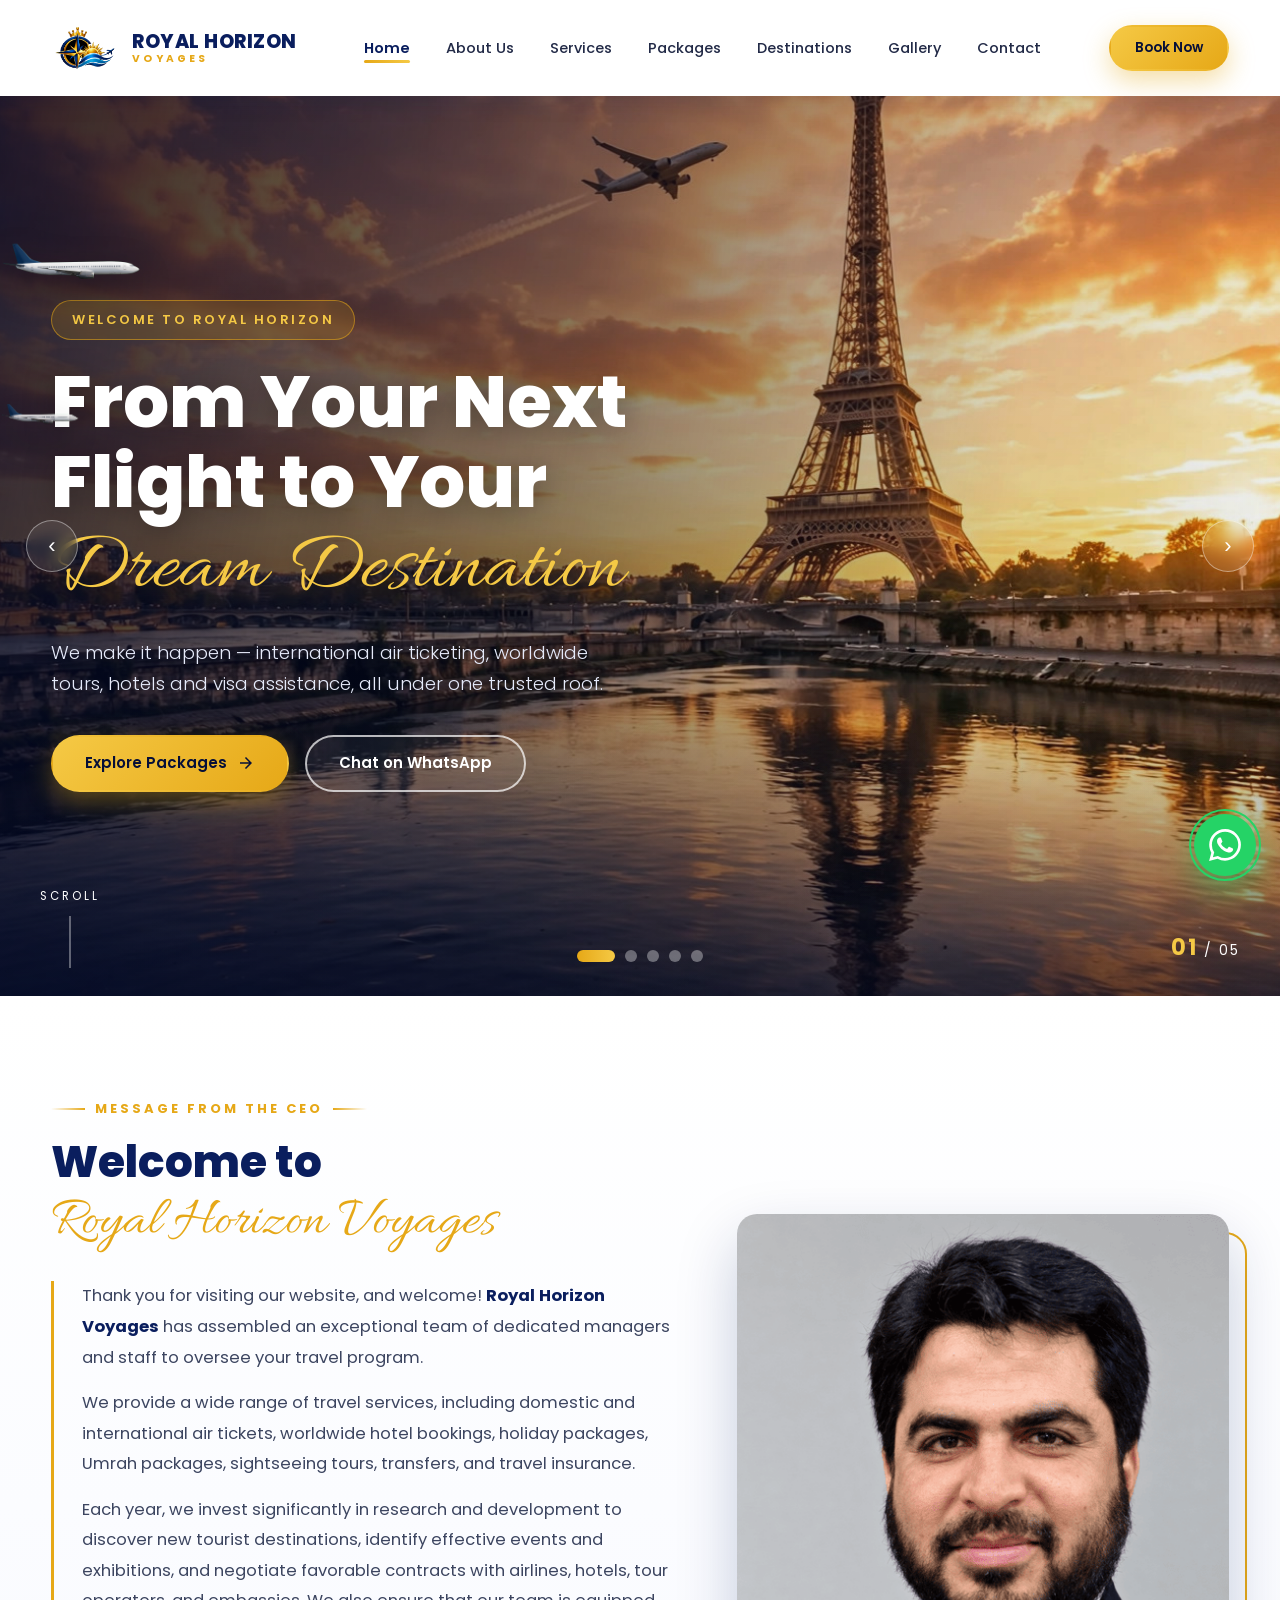
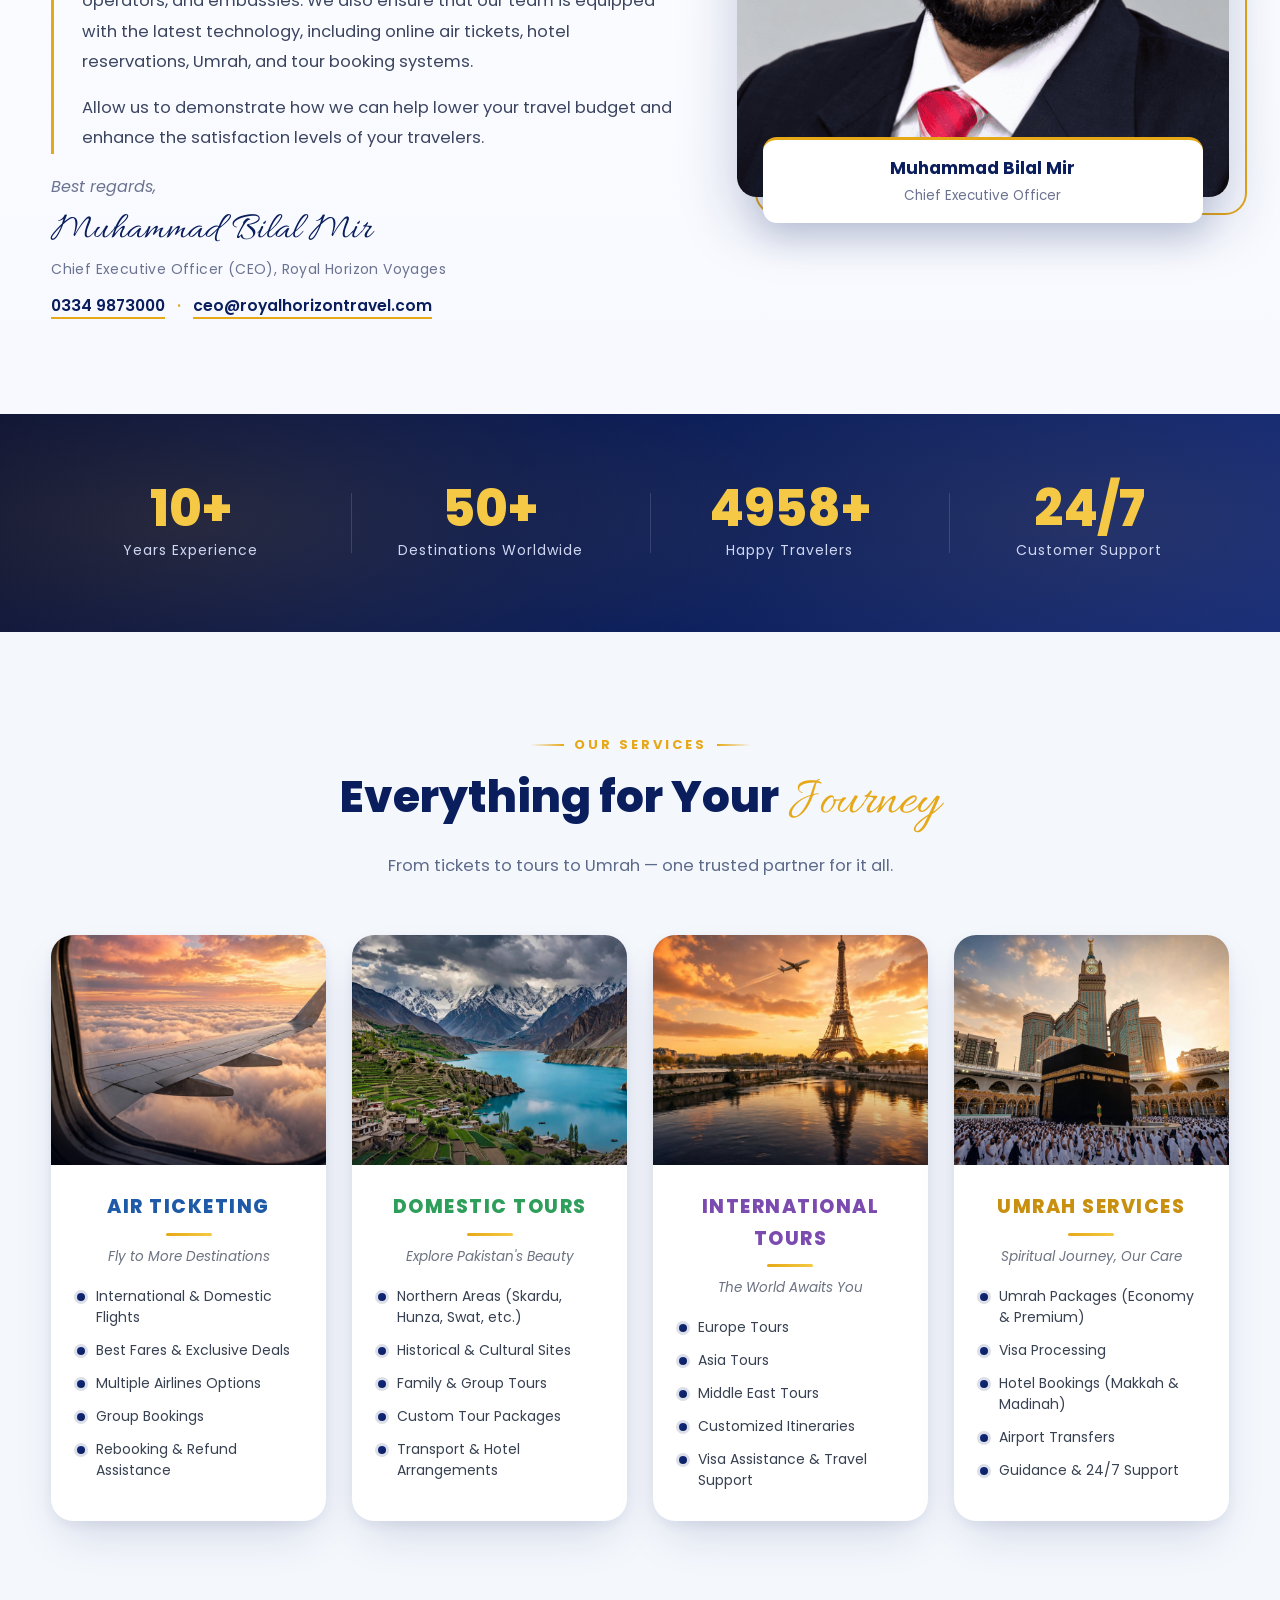
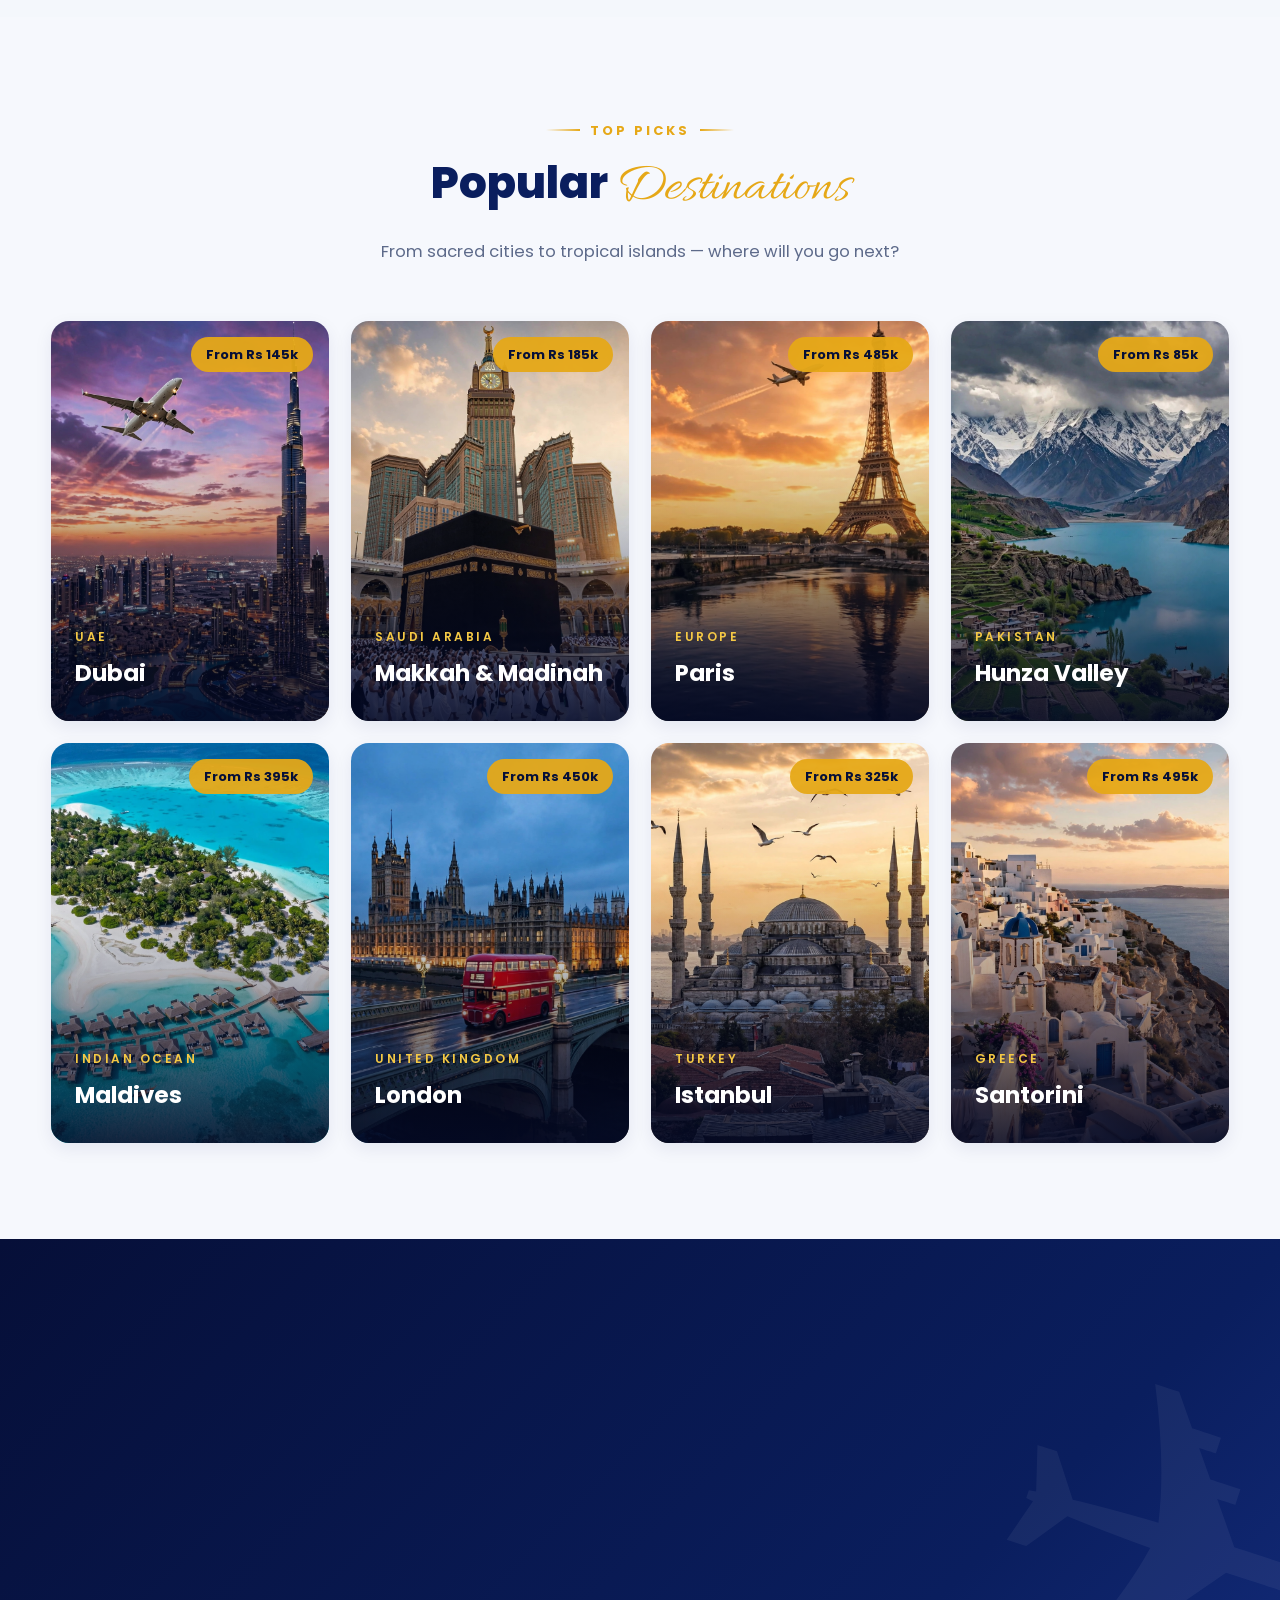
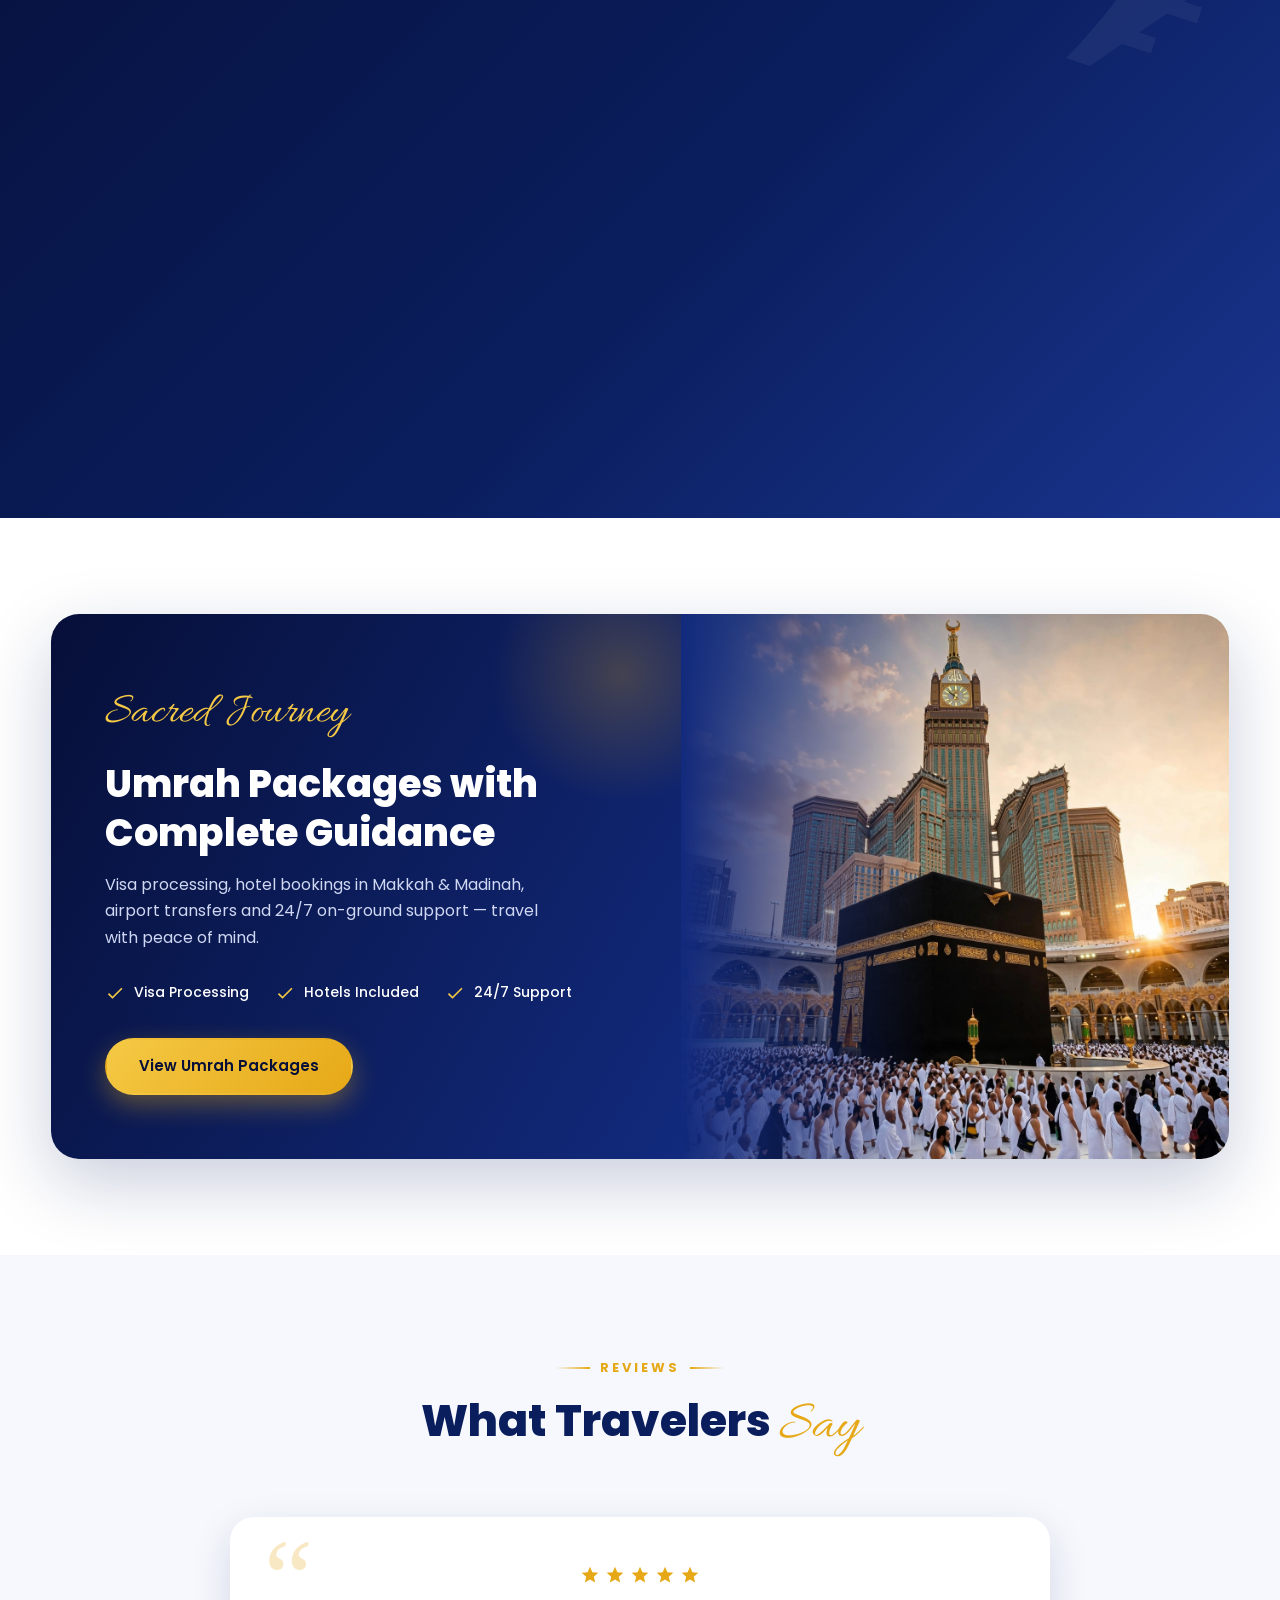
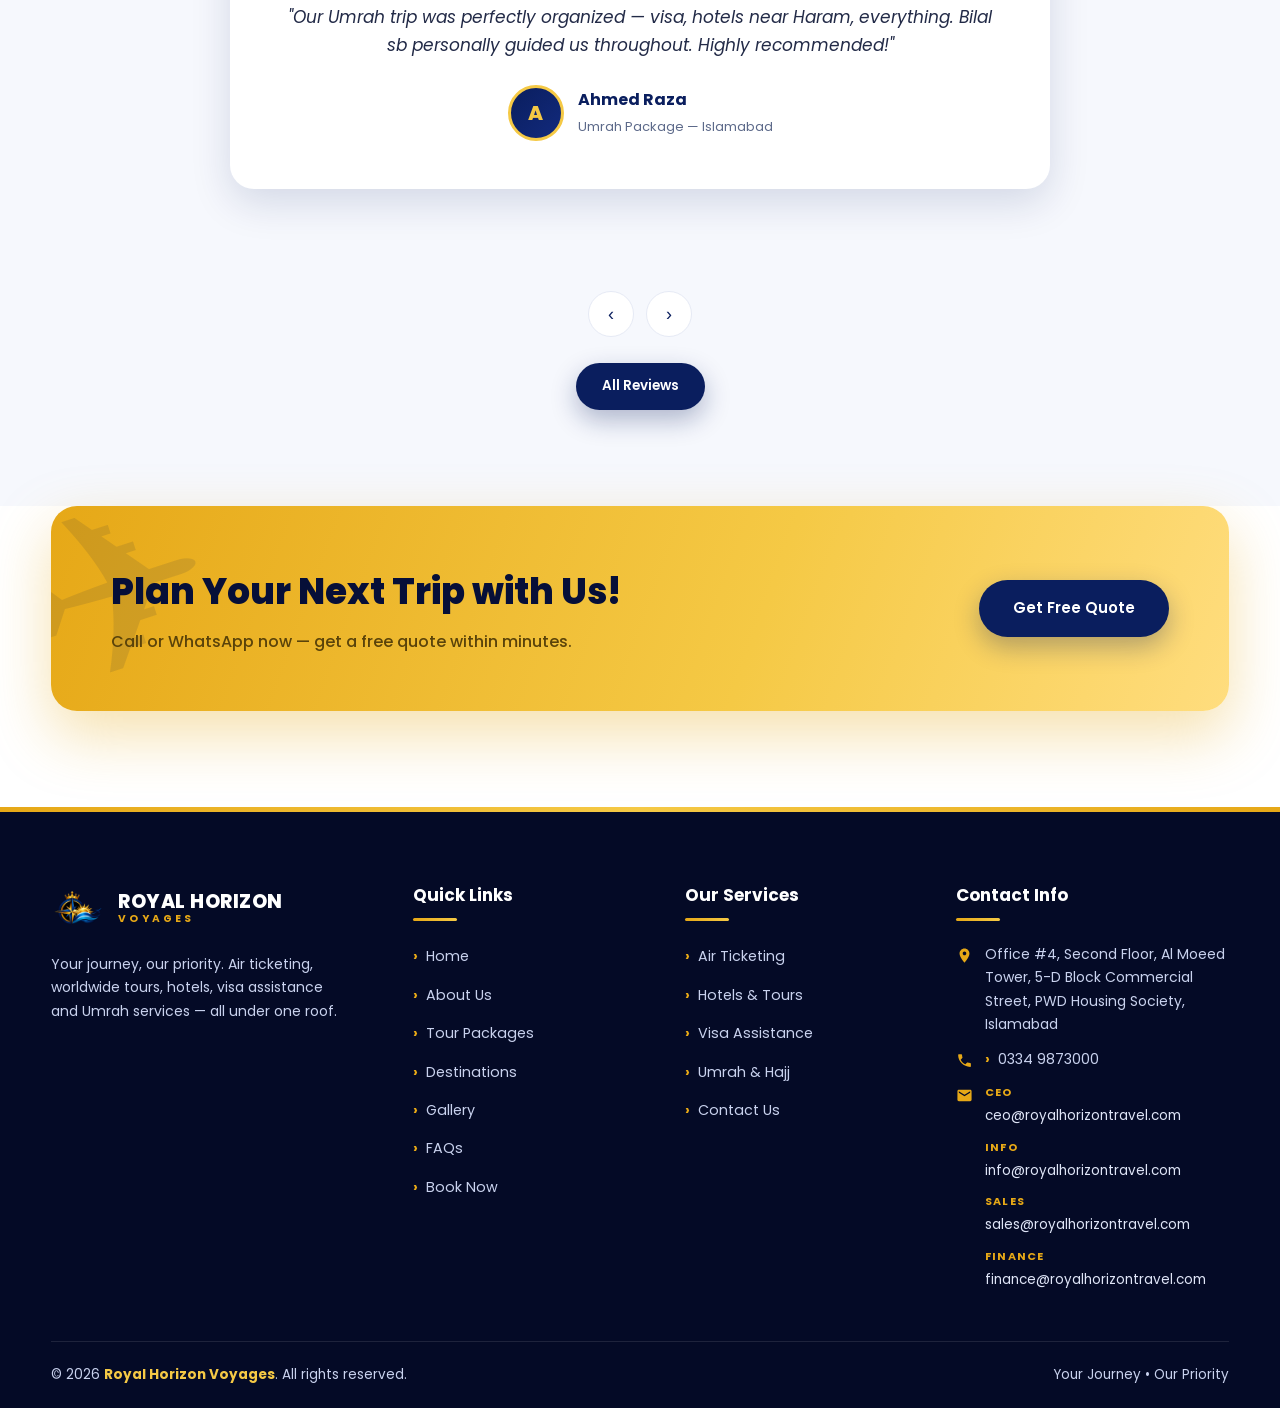
<file: index.html>
<!DOCTYPE html>
<html lang="en">
<head>
<meta charset="UTF-8">
<meta name="viewport" content="width=device-width, initial-scale=1.0">
<title>Royal Horizon Voyages — Your Journey, Our Priority | Islamabad</title>
<meta name="description" content="Royal Horizon Voyages — air ticketing, worldwide hotels, visa & embassy assistance, Umrah & Hajj services. Office #4, Al Moeed Tower, PWD Housing Society, Islamabad. Call 0334 9873000.">
<link rel="preconnect" href="https://fonts.googleapis.com">
<link rel="preconnect" href="https://fonts.gstatic.com" crossorigin>
<link href="https://fonts.googleapis.com/css2?family=Poppins:wght@300;400;500;600;700;800&family=Allura&display=swap" rel="stylesheet">
<link rel="stylesheet" href="css/style.css?v=15">
<link rel="icon" type="image/png" href="assets/img/logo.png">
</head>
<body>

<!-- Preloader -->
<div id="preloader">
  <svg class="loader-plane" viewBox="0 0 24 24" fill="#e6a817"><path d="M21 16v-2l-8-5V3.5c0-.83-.67-1.5-1.5-1.5S10 2.67 10 3.5V9l-8 5v2l8-2.5V19l-2 1.5V22l3.5-1 3.5 1v-1.5L13 19v-5.5l8 2.5z"/></svg>
  <div class="loader-bar"><span></span></div>
  <p>Royal Horizon</p>
</div>

<!-- ================= HEADER ================= -->
<header class="site-header">
  <nav class="navbar">
    <div class="container nav-inner">
      <a class="brand" href="index.html">
        <img class="brand-logo" src="assets/img/logo.png" alt="Royal Horizon Voyages">
        <span class="brand-text"><strong>ROYAL HORIZON</strong><small>VOYAGES</small></span>
      </a>
      <button class="nav-toggle" id="navToggle" aria-label="Open menu"><span></span><span></span><span></span></button>
      <ul class="nav-links" id="navLinks">
        <li><a href="index.html">Home</a></li>
        <li><a href="about.html">About Us</a></li>
        <li><a href="services.html">Services</a></li>
        <li><a href="packages.html">Packages</a></li>
        <li><a href="destinations.html">Destinations</a></li>
        <li><a href="gallery.html">Gallery</a></li>
        <li><a href="contact.html">Contact</a></li>
      </ul>
      <a class="btn btn-gold btn-sm nav-cta open-booking" href="#booking">Book Now</a>
    </div>
  </nav>
</header>

<!-- ================= HERO SLIDER ================= -->
<section class="hero" id="hero">
  <!-- Slide 1 -->
  <div class="hero-slide">
    <div class="slide-bg" style="background-image:url('assets/img/hero-paris.jpg')"></div>
    <div class="slide-shade"></div>
    <div class="hero-content"><div class="container">
      <div class="hero-copy">
        <span class="hero-kicker">Welcome to Royal Horizon</span>
        <h1 class="hero-title">From Your Next Flight to Your <span class="script">Dream Destination</span></h1>
        <p class="hero-sub">We make it happen — international air ticketing, worldwide tours, hotels and visa assistance, all under one trusted roof.</p>
        <div class="hero-ctas">
          <a href="packages.html" class="btn btn-gold">Explore Packages <svg viewBox="0 0 24 24" fill="currentColor"><path d="M12 4l-1.41 1.41L16.17 11H4v2h12.17l-5.58 5.59L12 20l8-8z"/></svg></a>
          <a href="https://wa.me/923349873000" target="_blank" rel="noopener" class="btn btn-outline-w">Chat on WhatsApp</a>
        </div>
      </div>
    </div></div>
  </div>
  <!-- Slide 2 -->
  <div class="hero-slide">
    <div class="slide-bg" style="background-image:url('assets/img/hero-dubai.jpg')"></div>
    <div class="slide-shade"></div>
    <div class="hero-content"><div class="container">
      <div class="hero-copy">
        <span class="hero-kicker">International Tours</span>
        <h1 class="hero-title">Dubai, Europe &amp; Beyond <span class="script">Awaits You</span></h1>
        <p class="hero-sub">Best fares, exclusive deals and multiple airline options — group bookings, rebooking and refund assistance included.</p>
        <div class="hero-ctas">
          <a href="destinations.html" class="btn btn-gold">View Destinations <svg viewBox="0 0 24 24" fill="currentColor"><path d="M12 4l-1.41 1.41L16.17 11H4v2h12.17l-5.58 5.59L12 20l8-8z"/></svg></a>
          <a href="services.html" class="btn btn-outline-w">Our Services</a>
        </div>
      </div>
    </div></div>
  </div>
  <!-- Slide 3 -->
  <div class="hero-slide">
    <div class="slide-bg" style="background-image:url('assets/img/hero-makkah.jpg')"></div>
    <div class="slide-shade"></div>
    <div class="hero-content"><div class="container">
      <div class="hero-copy">
        <span class="hero-kicker">Umrah &amp; Hajj Services</span>
        <h1 class="hero-title">Sacred Journeys, <span class="script">Our Care</span></h1>
        <p class="hero-sub">Economy &amp; premium Umrah packages with visa processing, Makkah &amp; Madinah hotels, airport transfers and 24/7 guidance.</p>
        <div class="hero-ctas">
          <a href="packages.html" class="btn btn-gold">Umrah Packages <svg viewBox="0 0 24 24" fill="currentColor"><path d="M12 4l-1.41 1.41L16.17 11H4v2h12.17l-5.58 5.59L12 20l8-8z"/></svg></a>
          <a href="contact.html" class="btn btn-outline-w">Enquire Now</a>
        </div>
      </div>
    </div></div>
  </div>
  <!-- Slide 4 -->
  <div class="hero-slide">
    <div class="slide-bg" style="background-image:url('assets/img/hero-hunza.jpg')"></div>
    <div class="slide-shade"></div>
    <div class="hero-content"><div class="container">
      <div class="hero-copy">
        <span class="hero-kicker">Domestic Tours</span>
        <h1 class="hero-title">Explore Pakistan's <span class="script">Hidden Beauty</span></h1>
        <p class="hero-sub">Hunza, Skardu, Swat &amp; the northern areas — family &amp; group tours with transport and hotel arrangements.</p>
        <div class="hero-ctas">
          <a href="packages.html" class="btn btn-gold">Domestic Packages <svg viewBox="0 0 24 24" fill="currentColor"><path d="M12 4l-1.41 1.41L16.17 11H4v2h12.17l-5.58 5.59L12 20l8-8z"/></svg></a>
          <a href="gallery.html" class="btn btn-outline-w">See Gallery</a>
        </div>
      </div>
    </div></div>
  </div>
  <!-- Slide 5 -->
  <div class="hero-slide">
    <div class="slide-bg" style="background-image:url('assets/img/hero-maldives.jpg')"></div>
    <div class="slide-shade"></div>
    <div class="hero-content"><div class="container">
      <div class="hero-copy">
        <span class="hero-kicker">Honeymoon &amp; Holidays</span>
        <h1 class="hero-title">Paradise Islands &amp; <span class="script">Beach Escapes</span></h1>
        <p class="hero-sub">Maldives, Bali &amp; more — customized itineraries, handpicked resorts and complete travel solutions.</p>
        <div class="hero-ctas">
          <a href="https://wa.me/923349873000?text=Assalam-o-Alaikum!%20I%20want%20a%20customized%20holiday%20package." target="_blank" rel="noopener" class="btn btn-gold">Plan My Trip <svg viewBox="0 0 24 24" fill="currentColor"><path d="M12 4l-1.41 1.41L16.17 11H4v2h12.17l-5.58 5.59L12 20l8-8z"/></svg></a>
          <a href="about.html" class="btn btn-outline-w">About Us</a>
        </div>
      </div>
    </div></div>
  </div>

  <!-- Flying planes -->
  <div class="plane-layer" aria-hidden="true">
    <div class="plane-fly"><img src="assets/img/plane.png" alt=""></div>
    <div class="plane-fly small"><img src="assets/img/plane.png" alt=""></div>
  </div>

  <button class="hero-arrow prev" id="heroPrev" aria-label="Previous slide">‹</button>
  <button class="hero-arrow next" id="heroNext" aria-label="Next slide">›</button>
  <div class="hero-dots" id="heroDots"></div>
  <div class="hero-count"><b id="heroCur">01</b> / 05</div>
  <div class="scroll-cue">Scroll<span></span></div>
</section>

<!-- ================= CEO MESSAGE ================= -->
<section class="sec sec-ceo">
  <div class="container ceo-grid">
    <div class="ceo-text reveal">
      <span class="sec-kicker">Message from the CEO</span>
      <h2 class="sec-title">Welcome to <span class="script">Royal Horizon Voyages</span></h2>
      <div class="ceo-quote">
        <p>Thank you for visiting our website, and welcome! <b>Royal Horizon Voyages</b> has assembled an exceptional team of dedicated managers and staff to oversee your travel program.</p>
        <p>We provide a wide range of travel services, including domestic and international air tickets, worldwide hotel bookings, holiday packages, Umrah packages, sightseeing tours, transfers, and travel insurance.</p>
        <p>Each year, we invest significantly in research and development to discover new tourist destinations, identify effective events and exhibitions, and negotiate favorable contracts with airlines, hotels, tour operators, and embassies. We also ensure that our team is equipped with the latest technology, including online air tickets, hotel reservations, Umrah, and tour booking systems.</p>
        <p>Allow us to demonstrate how we can help lower your travel budget and enhance the satisfaction levels of your travelers.</p>
      </div>
      <div class="ceo-sign">
        <p class="ceo-regards">Best regards,</p>
        <p class="ceo-name">Muhammad Bilal Mir</p>
        <p class="ceo-title">Chief Executive Officer (CEO), Royal Horizon Voyages</p>
        <p class="ceo-contact"><a href="tel:+923349873000">0334 9873000</a><span class="dot">·</span><a href="mailto:ceo@royalhorizontravel.com">ceo@royalhorizontravel.com</a></p>
      </div>
    </div>
    <div class="ceo-photo reveal reveal-d1">
      <figure>
        <img src="assets/img/ceo.png" alt="Muhammad Bilal Mir — Chief Executive Officer, Royal Horizon Voyages">
        <figcaption><b>Muhammad Bilal Mir</b><span>Chief Executive Officer</span></figcaption>
      </figure>
    </div>
  </div>
</section>

<!-- ================= STATS ================= -->
<section class="stats">
  <div class="container stats-grid">
    <div class="stat reveal"><b data-count="10" data-suffix="+">0</b><span>Years Experience</span></div>
    <div class="stat reveal reveal-d1"><b data-count="50" data-suffix="+">0</b><span>Destinations Worldwide</span></div>
    <div class="stat reveal reveal-d2"><b data-count="5000" data-suffix="+">0</b><span>Happy Travelers</span></div>
    <div class="stat reveal reveal-d3"><b data-count="24" data-suffix="/7">0</b><span>Customer Support</span></div>
  </div>
</section>

<!-- ================= SERVICES (flyer style) ================= -->
<section class="sec sec-flyer">
  <div class="container">
    <div class="sec-head reveal">
      <span class="sec-kicker">Our Services</span>
      <h2 class="sec-title">Everything for Your <span class="script">Journey</span></h2>
      <p class="sec-sub">From tickets to tours to Umrah — one trusted partner for it all.</p>
    </div>
    <div class="fcards-grid">
      <div class="fcard fcard-blue reveal">
        <div class="fcard-photo"><img src="assets/img/card-air-ticketing.jpg" alt="Airplane wing over sunset clouds" loading="lazy"></div>
        <div class="fcard-body">
          <h3>AIR TICKETING</h3>
          <p class="fcard-tag">Fly to More Destinations</p>
          <ul class="fcard-list">
        <li><span class="ck"><svg viewBox="0 0 24 24"><path d="M9 16.17L4.83 12l-1.42 1.41L9 19 21 7l-1.41-1.41z"/></svg></span>International &amp; Domestic Flights</li>
        <li><span class="ck"><svg viewBox="0 0 24 24"><path d="M9 16.17L4.83 12l-1.42 1.41L9 19 21 7l-1.41-1.41z"/></svg></span>Best Fares &amp; Exclusive Deals</li>
        <li><span class="ck"><svg viewBox="0 0 24 24"><path d="M9 16.17L4.83 12l-1.42 1.41L9 19 21 7l-1.41-1.41z"/></svg></span>Multiple Airlines Options</li>
        <li><span class="ck"><svg viewBox="0 0 24 24"><path d="M9 16.17L4.83 12l-1.42 1.41L9 19 21 7l-1.41-1.41z"/></svg></span>Group Bookings</li>
        <li><span class="ck"><svg viewBox="0 0 24 24"><path d="M9 16.17L4.83 12l-1.42 1.41L9 19 21 7l-1.41-1.41z"/></svg></span>Rebooking &amp; Refund Assistance</li>
          </ul>
        </div>
      </div>
      <div class="fcard fcard-green reveal reveal-d1">
        <div class="fcard-photo"><img src="assets/img/hero-hunza.jpg" alt="Hunza valley mountains and lake" loading="lazy"></div>
        <div class="fcard-body">
          <h3>DOMESTIC TOURS</h3>
          <p class="fcard-tag">Explore Pakistan's Beauty</p>
          <ul class="fcard-list">
        <li><span class="ck"><svg viewBox="0 0 24 24"><path d="M9 16.17L4.83 12l-1.42 1.41L9 19 21 7l-1.41-1.41z"/></svg></span>Northern Areas (Skardu, Hunza, Swat, etc.)</li>
        <li><span class="ck"><svg viewBox="0 0 24 24"><path d="M9 16.17L4.83 12l-1.42 1.41L9 19 21 7l-1.41-1.41z"/></svg></span>Historical &amp; Cultural Sites</li>
        <li><span class="ck"><svg viewBox="0 0 24 24"><path d="M9 16.17L4.83 12l-1.42 1.41L9 19 21 7l-1.41-1.41z"/></svg></span>Family &amp; Group Tours</li>
        <li><span class="ck"><svg viewBox="0 0 24 24"><path d="M9 16.17L4.83 12l-1.42 1.41L9 19 21 7l-1.41-1.41z"/></svg></span>Custom Tour Packages</li>
        <li><span class="ck"><svg viewBox="0 0 24 24"><path d="M9 16.17L4.83 12l-1.42 1.41L9 19 21 7l-1.41-1.41z"/></svg></span>Transport &amp; Hotel Arrangements</li>
          </ul>
        </div>
      </div>
      <div class="fcard fcard-purple reveal reveal-d2">
        <div class="fcard-photo"><img src="assets/img/hero-paris.jpg" alt="Eiffel Tower Paris" loading="lazy"></div>
        <div class="fcard-body">
          <h3>INTERNATIONAL TOURS</h3>
          <p class="fcard-tag">The World Awaits You</p>
          <ul class="fcard-list">
        <li><span class="ck"><svg viewBox="0 0 24 24"><path d="M9 16.17L4.83 12l-1.42 1.41L9 19 21 7l-1.41-1.41z"/></svg></span>Europe Tours</li>
        <li><span class="ck"><svg viewBox="0 0 24 24"><path d="M9 16.17L4.83 12l-1.42 1.41L9 19 21 7l-1.41-1.41z"/></svg></span>Asia Tours</li>
        <li><span class="ck"><svg viewBox="0 0 24 24"><path d="M9 16.17L4.83 12l-1.42 1.41L9 19 21 7l-1.41-1.41z"/></svg></span>Middle East Tours</li>
        <li><span class="ck"><svg viewBox="0 0 24 24"><path d="M9 16.17L4.83 12l-1.42 1.41L9 19 21 7l-1.41-1.41z"/></svg></span>Customized Itineraries</li>
        <li><span class="ck"><svg viewBox="0 0 24 24"><path d="M9 16.17L4.83 12l-1.42 1.41L9 19 21 7l-1.41-1.41z"/></svg></span>Visa Assistance &amp; Travel Support</li>
          </ul>
        </div>
      </div>
      <div class="fcard fcard-gold reveal reveal-d3">
        <div class="fcard-photo"><img src="assets/img/hero-makkah.jpg" alt="Holy Kaaba Makkah" loading="lazy"></div>
        <div class="fcard-body">
          <h3>UMRAH SERVICES</h3>
          <p class="fcard-tag">Spiritual Journey, Our Care</p>
          <ul class="fcard-list">
        <li><span class="ck"><svg viewBox="0 0 24 24"><path d="M9 16.17L4.83 12l-1.42 1.41L9 19 21 7l-1.41-1.41z"/></svg></span>Umrah Packages (Economy &amp; Premium)</li>
        <li><span class="ck"><svg viewBox="0 0 24 24"><path d="M9 16.17L4.83 12l-1.42 1.41L9 19 21 7l-1.41-1.41z"/></svg></span>Visa Processing</li>
        <li><span class="ck"><svg viewBox="0 0 24 24"><path d="M9 16.17L4.83 12l-1.42 1.41L9 19 21 7l-1.41-1.41z"/></svg></span>Hotel Bookings (Makkah &amp; Madinah)</li>
        <li><span class="ck"><svg viewBox="0 0 24 24"><path d="M9 16.17L4.83 12l-1.42 1.41L9 19 21 7l-1.41-1.41z"/></svg></span>Airport Transfers</li>
        <li><span class="ck"><svg viewBox="0 0 24 24"><path d="M9 16.17L4.83 12l-1.42 1.41L9 19 21 7l-1.41-1.41z"/></svg></span>Guidance &amp; 24/7 Support</li>
          </ul>
        </div>
      </div>
    </div>
  </div>
</section>


<!-- ================= DESTINATIONS ================= -->
<section class="sec sec-dest">
  <div class="container">
    <div class="sec-head reveal">
      <span class="sec-kicker">Top Picks</span>
      <h2 class="sec-title">Popular <span class="script">Destinations</span></h2>
      <p class="sec-sub">From sacred cities to tropical islands — where will you go next?</p>
    </div>
    <div class="dest-grid">
      <a class="dest-card reveal" href="destinations.html"><span class="dest-price">From Rs 145k</span><img src="assets/img/hero-dubai.jpg" alt="Dubai skyline"><div class="dest-info"><small>UAE</small><h3>Dubai</h3><p>Burj Khalifa, desert safaris &amp; world-class shopping.</p></div></a>
      <a class="dest-card reveal reveal-d1" href="destinations.html"><span class="dest-price">From Rs 185k</span><img src="assets/img/hero-makkah.jpg" alt="Makkah"><div class="dest-info"><small>Saudi Arabia</small><h3>Makkah &amp; Madinah</h3><p>Umrah &amp; Hajj packages with premium hotels.</p></div></a>
      <a class="dest-card reveal reveal-d2" href="destinations.html"><span class="dest-price">From Rs 485k</span><img src="assets/img/hero-paris.jpg" alt="Paris"><div class="dest-info"><small>Europe</small><h3>Paris</h3><p>Eiffel Tower, art, cuisine — the city of lights.</p></div></a>
      <a class="dest-card reveal reveal-d3" href="destinations.html"><span class="dest-price">From Rs 85k</span><img src="assets/img/hero-hunza.jpg" alt="Hunza Valley"><div class="dest-info"><small>Pakistan</small><h3>Hunza Valley</h3><p>Turquoise lakes &amp; mighty Karakoram peaks.</p></div></a>
      <a class="dest-card reveal" href="destinations.html"><span class="dest-price">From Rs 395k</span><img src="assets/img/hero-maldives.jpg" alt="Maldives"><div class="dest-info"><small>Indian Ocean</small><h3>Maldives</h3><p>Overwater villas &amp; crystal lagoons.</p></div></a>
      <a class="dest-card reveal reveal-d1" href="destinations.html"><span class="dest-price">From Rs 450k</span><img src="assets/img/dest-london.jpg" alt="London"><div class="dest-info"><small>United Kingdom</small><h3>London</h3><p>Big Ben, history &amp; royal landmarks.</p></div></a>
      <a class="dest-card reveal reveal-d2" href="destinations.html"><span class="dest-price">From Rs 325k</span><img src="assets/img/dest-istanbul.jpg" alt="Istanbul"><div class="dest-info"><small>Turkey</small><h3>Istanbul</h3><p>Where East meets West — mosques &amp; bazaars.</p></div></a>
      <a class="dest-card reveal reveal-d3" href="destinations.html"><span class="dest-price">From Rs 495k</span><img src="assets/img/dest-santorini.jpg" alt="Santorini"><div class="dest-info"><small>Greece</small><h3>Santorini</h3><p>White villages &amp; Aegean sunsets.</p></div></a>
    </div>
  </div>
</section>

<!-- ================= WHY CHOOSE US ================= -->
<section class="sec why">
  <div class="container">
    <div class="sec-head reveal">
      <span class="sec-kicker">Why Royal Horizon</span>
      <h2 class="sec-title">Your Trusted <span class="script">Travel Partner</span></h2>
      <p class="sec-sub" style="color:#c9d2ee">Travel connects people — we make every connection effortless.</p>
    </div>
    <div class="why-grid">
      <div class="why-card reveal"><div class="wic"><svg viewBox="0 0 24 24"><path d="M12 1L3 5v6c0 5.55 3.84 10.74 9 12 5.16-1.26 9-6.45 9-12V5l-9-4zm-2 16l-4-4 1.41-1.41L10 14.17l6.59-6.59L18 9l-8 8z"/></svg></div><h3>Trusted &amp; Reliable</h3><p>A registered, dependable agency — your money and plans are safe with us.</p></div>
      <div class="why-card reveal reveal-d1"><div class="wic"><svg viewBox="0 0 24 24"><path d="M21.41 11.58l-9-9C12.05 2.22 11.55 2 11 2H4c-1.1 0-2 .9-2 2v7c0 .55.22 1.05.59 1.42l9 9c.36.36.86.58 1.41.58.55 0 1.05-.22 1.41-.59l7-7c.37-.36.59-.86.59-1.41 0-.55-.23-1.06-.59-1.42zM5.5 7C4.67 7 4 6.33 4 5.5S4.67 4 5.5 4 7 4.67 7 5.5 6.33 7 5.5 7z"/></svg></div><h3>Best Prices</h3><p>Best fares &amp; exclusive deals through our airline and hotel partners.</p></div>
      <div class="why-card reveal reveal-d2"><div class="wic"><svg viewBox="0 0 24 24"><path d="M12 1a9 9 0 00-9 9v7c0 1.66 1.34 3 3 3h3v-8H5v-2c0-3.87 3.13-7 7-7s7 3.13 7 7v2h-4v8h3c1.66 0 3-1.34 3-3V10a9 9 0 00-9-9z"/></svg></div><h3>Dedicated Support</h3><p>Real humans on call &amp; WhatsApp — before, during and after your trip.</p></div>
      <div class="why-card reveal"><div class="wic"><svg viewBox="0 0 24 24"><path d="M16 11c1.66 0 2.99-1.34 2.99-3S17.66 5 16 5s-3 1.34-3 3 1.34 3 3 3zm-8 0c1.66 0 2.99-1.34 2.99-3S9.66 5 8 5 5 6.34 5 8s1.34 3 3 3zm0 2c-2.33 0-7 1.17-7 3.5V19h14v-2.5c0-2.33-4.67-3.5-7-3.5zm8 0c-.29 0-.62.02-.97.05 1.16.84 1.97 1.97 1.97 3.45V19h6v-2.5c0-2.33-4.67-3.5-7-3.5z"/></svg></div><h3>Personalized Services</h3><p>Customized itineraries built around your budget, dates and dreams.</p></div>
      <div class="why-card reveal reveal-d1"><div class="wic"><svg viewBox="0 0 24 24"><path d="M11.99 2C6.47 2 2 6.48 2 12s4.47 10 9.99 10C17.52 22 22 17.52 22 12S17.52 2 11.99 2zm6.93 6h-2.95c-.32-1.25-.78-2.45-1.38-3.56 1.84.63 3.37 1.91 4.33 3.56zM12 4.04c.83 1.2 1.48 2.53 1.91 3.96h-3.82c.43-1.43 1.08-2.76 1.91-3.96zM4.26 14C4.1 13.36 4 12.69 4 12s.1-1.36.26-2h3.38c-.08.66-.14 1.32-.14 2 0 .68.06 1.34.14 2H4.26zm.82 2h2.95c.32 1.25.78 2.45 1.38 3.56-1.84-.63-3.37-1.9-4.33-3.56zm2.95-8H5.08c.96-1.66 2.49-2.93 4.33-3.56C8.81 5.55 8.35 6.75 8.03 8zM12 19.96c-.83-1.2-1.48-2.53-1.91-3.96h3.82c-.43 1.43-1.08 2.76-1.91 3.96zM14.34 14H9.66c-.09-.66-.16-1.32-.16-2 0-.68.07-1.35.16-2h4.68c.09.65.16 1.32.16 2 0 .68-.07 1.34-.16 2zm.27 5.56c.6-1.11 1.06-2.31 1.38-3.56h2.95c-.96 1.65-2.49 2.93-4.33 3.56zM16.36 14c.08-.66.14-1.32.14-2 0-.68-.06-1.34-.14-2h3.38c.16.64.26 1.31.26 2s-.1 1.36-.26 2h-3.38z"/></svg></div><h3>Worldwide Network</h3><p>Partner hotels &amp; operators across the globe for seamless travel.</p></div>
      <div class="why-card reveal reveal-d2"><div class="wic"><svg viewBox="0 0 24 24"><path d="M12 17.27L18.18 21l-1.64-7.03L22 9.24l-7.19-.61L12 2 9.19 8.63 2 9.24l5.46 4.73L5.82 21z"/></svg></div><h3>Satisfaction First</h3><p>Your satisfaction is our priority — that's our promise, and our tagline.</p></div>
    </div>
  </div>
</section>

<!-- ================= UMRAH CTA ================= -->
<section class="sec">
  <div class="container">
    <div class="umrah-cta reveal">
      <div class="uc-txt">
        <span class="uc-script">Sacred Journey</span>
        <h2>Umrah Packages with Complete Guidance</h2>
        <p>Visa processing, hotel bookings in Makkah &amp; Madinah, airport transfers and 24/7 on-ground support — travel with peace of mind.</p>
        <div class="uc-feats">
          <div><svg viewBox="0 0 24 24"><path d="M9 16.17L4.83 12l-1.42 1.41L9 19 21 7l-1.41-1.41z"/></svg>Visa Processing</div>
          <div><svg viewBox="0 0 24 24"><path d="M9 16.17L4.83 12l-1.42 1.41L9 19 21 7l-1.41-1.41z"/></svg>Hotels Included</div>
          <div><svg viewBox="0 0 24 24"><path d="M9 16.17L4.83 12l-1.42 1.41L9 19 21 7l-1.41-1.41z"/></svg>24/7 Support</div>
        </div>
        <a href="packages.html" class="btn btn-gold">View Umrah Packages</a>
      </div>
      <div class="uc-img" style="background-image:url('assets/img/hero-makkah.jpg')"></div>
    </div>
  </div>
</section>

<!-- ================= TESTIMONIALS ================= -->
<section class="sec testi">
  <div class="container">
    <div class="sec-head reveal">
      <span class="sec-kicker">Reviews</span>
      <h2 class="sec-title">What Travelers <span class="script">Say</span></h2>
    </div>
    <div class="testi-track reveal">
      <div class="testi-slide active"><div class="testi-card">
        <div class="stars"><svg viewBox="0 0 24 24"><path d="M12 17.27L18.18 21l-1.64-7.03L22 9.24l-7.19-.61L12 2 9.19 8.63 2 9.24l5.46 4.73L5.82 21z"/></svg><svg viewBox="0 0 24 24"><path d="M12 17.27L18.18 21l-1.64-7.03L22 9.24l-7.19-.61L12 2 9.19 8.63 2 9.24l5.46 4.73L5.82 21z"/></svg><svg viewBox="0 0 24 24"><path d="M12 17.27L18.18 21l-1.64-7.03L22 9.24l-7.19-.61L12 2 9.19 8.63 2 9.24l5.46 4.73L5.82 21z"/></svg><svg viewBox="0 0 24 24"><path d="M12 17.27L18.18 21l-1.64-7.03L22 9.24l-7.19-.61L12 2 9.19 8.63 2 9.24l5.46 4.73L5.82 21z"/></svg><svg viewBox="0 0 24 24"><path d="M12 17.27L18.18 21l-1.64-7.03L22 9.24l-7.19-.61L12 2 9.19 8.63 2 9.24l5.46 4.73L5.82 21z"/></svg></div>
        <p>"Our Umrah trip was perfectly organized — visa, hotels near Haram, everything. Bilal sb personally guided us throughout. Highly recommended!"</p>
        <div class="testi-who"><span class="testi-ava">A</span><div style="text-align:left"><b>Ahmed Raza</b><small>Umrah Package — Islamabad</small></div></div>
      </div></div>
      <div class="testi-slide"><div class="testi-card">
        <div class="stars"><svg viewBox="0 0 24 24"><path d="M12 17.27L18.18 21l-1.64-7.03L22 9.24l-7.19-.61L12 2 9.19 8.63 2 9.24l5.46 4.73L5.82 21z"/></svg><svg viewBox="0 0 24 24"><path d="M12 17.27L18.18 21l-1.64-7.03L22 9.24l-7.19-.61L12 2 9.19 8.63 2 9.24l5.46 4.73L5.82 21z"/></svg><svg viewBox="0 0 24 24"><path d="M12 17.27L18.18 21l-1.64-7.03L22 9.24l-7.19-.61L12 2 9.19 8.63 2 9.24l5.46 4.73L5.82 21z"/></svg><svg viewBox="0 0 24 24"><path d="M12 17.27L18.18 21l-1.64-7.03L22 9.24l-7.19-.61L12 2 9.19 8.63 2 9.24l5.46 4.73L5.82 21z"/></svg><svg viewBox="0 0 24 24"><path d="M12 17.27L18.18 21l-1.64-7.03L22 9.24l-7.19-.61L12 2 9.19 8.63 2 9.24l5.46 4.73L5.82 21z"/></svg></div>
        <p>"Got Dubai tickets at a better price than anywhere else, and they arranged our hotel too. One WhatsApp message and everything was done."</p>
        <div class="testi-who"><span class="testi-ava">S</span><div style="text-align:left"><b>Sana Malik</b><small>Dubai Tour — Lahore</small></div></div>
      </div></div>
      <div class="testi-slide"><div class="testi-card">
        <div class="stars"><svg viewBox="0 0 24 24"><path d="M12 17.27L18.18 21l-1.64-7.03L22 9.24l-7.19-.61L12 2 9.19 8.63 2 9.24l5.46 4.73L5.82 21z"/></svg><svg viewBox="0 0 24 24"><path d="M12 17.27L18.18 21l-1.64-7.03L22 9.24l-7.19-.61L12 2 9.19 8.63 2 9.24l5.46 4.73L5.82 21z"/></svg><svg viewBox="0 0 24 24"><path d="M12 17.27L18.18 21l-1.64-7.03L22 9.24l-7.19-.61L12 2 9.19 8.63 2 9.24l5.46 4.73L5.82 21z"/></svg><svg viewBox="0 0 24 24"><path d="M12 17.27L18.18 21l-1.64-7.03L22 9.24l-7.19-.61L12 2 9.19 8.63 2 9.24l5.46 4.73L5.82 21z"/></svg><svg viewBox="0 0 24 24"><path d="M12 17.27L18.18 21l-1.64-7.03L22 9.24l-7.19-.61L12 2 9.19 8.63 2 9.24l5.46 4.73L5.82 21z"/></svg></div>
        <p>"Family trip to Hunza with kids — transport, hotels, everything was smooth. The team stayed in touch the whole week. Wonderful experience."</p>
        <div class="testi-who"><span class="testi-ava">F</span><div style="text-align:left"><b>Faisal Khan</b><small>Hunza Family Tour — Rawalpindi</small></div></div>
      </div></div>
      <div class="testi-slide"><div class="testi-card">
        <div class="stars"><svg viewBox="0 0 24 24"><path d="M12 17.27L18.18 21l-1.64-7.03L22 9.24l-7.19-.61L12 2 9.19 8.63 2 9.24l5.46 4.73L5.82 21z"/></svg><svg viewBox="0 0 24 24"><path d="M12 17.27L18.18 21l-1.64-7.03L22 9.24l-7.19-.61L12 2 9.19 8.63 2 9.24l5.46 4.73L5.82 21z"/></svg><svg viewBox="0 0 24 24"><path d="M12 17.27L18.18 21l-1.64-7.03L22 9.24l-7.19-.61L12 2 9.19 8.63 2 9.24l5.46 4.73L5.82 21z"/></svg><svg viewBox="0 0 24 24"><path d="M12 17.27L18.18 21l-1.64-7.03L22 9.24l-7.19-.61L12 2 9.19 8.63 2 9.24l5.46 4.73L5.82 21z"/></svg><svg viewBox="0 0 24 24"><path d="M12 17.27L18.18 21l-1.64-7.03L22 9.24l-7.19-.61L12 2 9.19 8.63 2 9.24l5.46 4.73L5.82 21z"/></svg></div>
        <p>"They handled my UK visa file and appointment professionally. Got my visa without any stress. Truly your trusted travel partner."</p>
        <div class="testi-who"><span class="testi-ava">H</span><div style="text-align:left"><b>Hira Shahid</b><small>UK Visa Assistance — Islamabad</small></div></div>
      </div></div>
    </div>
    <div class="testi-nav">
      <button id="testiPrev" aria-label="Previous review">‹</button>
      <button id="testiNext" aria-label="Next review">›</button>
    </div>
    <div style="text-align:center;margin-top:26px"><a href="testimonials.html" class="btn btn-navy btn-sm">All Reviews</a></div>
  </div>
</section>

<!-- ================= CTA ================= -->
<section class="sec" style="padding-top:0">
  <div class="container">
    <div class="cta-strip reveal">
      <div>
        <h2>Plan Your Next Trip with Us!</h2>
        <p>Call or WhatsApp now — get a free quote within minutes.</p>
      </div>
      <a class="btn btn-navy" href="https://wa.me/923349873000?text=Assalam-o-Alaikum!%20I%20want%20to%20plan%20a%20trip." target="_blank" rel="noopener">Get Free Quote</a>
    </div>
  </div>
</section>

<!-- ================= FOOTER ================= -->
<footer>
  <div class="container foot-grid">
    <div class="foot-brand">
      <a class="brand" href="index.html">
        <img class="brand-logo" src="assets/img/logo.png" alt="Royal Horizon Voyages">
        <span class="brand-text"><strong>ROYAL HORIZON</strong><small>VOYAGES</small></span>
      </a>
      <p>Your journey, our priority. Air ticketing, worldwide tours, hotels, visa assistance and Umrah services — all under one roof.</p>
      
    </div>
    <div class="foot-col">
      <h4>Quick Links</h4>
      <ul>
        <li><a href="index.html">Home</a></li>
        <li><a href="about.html">About Us</a></li>
        <li><a href="packages.html">Tour Packages</a></li>
        <li><a href="destinations.html">Destinations</a></li>
        <li><a href="gallery.html">Gallery</a></li>
        <li><a href="faq.html">FAQs</a></li>
        <li><a href="#booking" class="open-booking">Book Now</a></li>
      </ul>
    </div>
    <div class="foot-col">
      <h4>Our Services</h4>
      <ul>
        <li><a href="services.html#ticketing">Air Ticketing</a></li>
        <li><a href="services.html#hotels">Hotels &amp; Tours</a></li>
        <li><a href="services.html#visa">Visa Assistance</a></li>
        <li><a href="services.html#umrah">Umrah &amp; Hajj</a></li>
        <li><a href="contact.html">Contact Us</a></li>
      </ul>
    </div>
    <div class="foot-col">
      <h4>Contact Info</h4>
      <ul class="foot-contact">
        <li><svg viewBox="0 0 24 24"><path d="M12 2C8.13 2 5 5.13 5 9c0 5.25 7 13 7 13s7-7.75 7-13c0-3.87-3.13-7-7-7zm0 9.5c-1.38 0-2.5-1.12-2.5-2.5S10.62 6.5 12 6.5s2.5 1.12 2.5 2.5S13.38 11.5 12 11.5z"/></svg><span>Office #4, Second Floor, Al Moeed Tower, 5-D Block Commercial Street, PWD Housing Society, Islamabad</span></li>
        <li><svg viewBox="0 0 24 24"><path d="M6.62 10.79c1.44 2.83 3.76 5.14 6.59 6.59l2.2-2.2c.27-.27.67-.36 1.02-.24 1.12.37 2.33.57 3.57.57.55 0 1 .45 1 1V20c0 .55-.45 1-1 1-9.39 0-17-7.61-17-17 0-.55.45-1 1-1h3.5c.55 0 1 .45 1 1 0 1.25.2 2.45.57 3.57.11.35.03.74-.25 1.02l-2.2 2.2z"/></svg><a href="tel:+923349873000">0334 9873000</a></li>
        <li><svg viewBox="0 0 24 24"><path d="M20 4H4c-1.1 0-2 .9-2 2v12c0 1.1.9 2 2 2h16c1.1 0 2-.9 2-2V6c0-1.1-.9-2-2-2zm0 4l-8 5-8-5V6l8 5 8-5v2z"/></svg><span class="foot-emails">
<span class="fem"><b>CEO</b><a href="mailto:ceo@royalhorizontravel.com">ceo@royalhorizontravel.com</a></span>
<span class="fem"><b>Info</b><a href="mailto:info@royalhorizontravel.com">info@royalhorizontravel.com</a></span>
<span class="fem"><b>Sales</b><a href="mailto:sales@royalhorizontravel.com">sales@royalhorizontravel.com</a></span>
<span class="fem"><b>Finance</b><a href="mailto:finance@royalhorizontravel.com">finance@royalhorizontravel.com</a></span>
</span></li>
      </ul>
    </div>
  </div>
  <div class="container foot-bottom">
    <span>© <span id="year">2026</span> <b>Royal Horizon Voyages</b>. All rights reserved.</span>
    <span>Your Journey • Our Priority</span>
  </div>
</footer>

<!-- Floating buttons -->
<a class="wa-float" href="https://wa.me/923349873000?text=Assalam-o-Alaikum!%20I%20need%20travel%20assistance." target="_blank" rel="noopener" aria-label="Chat on WhatsApp">
  <svg viewBox="0 0 24 24"><path d="M17.472 14.382c-.297-.149-1.758-.867-2.03-.967-.273-.099-.471-.148-.67.15-.197.297-.767.966-.94 1.164-.173.199-.347.223-.644.075-.297-.15-1.255-.463-2.39-1.475-.883-.788-1.48-1.761-1.653-2.059-.173-.297-.018-.458.13-.606.134-.133.298-.347.446-.52.149-.174.198-.298.298-.497.099-.198.05-.371-.025-.52-.075-.149-.669-1.612-.916-2.207-.242-.579-.487-.5-.669-.51-.173-.008-.371-.01-.57-.01-.198 0-.52.074-.792.372-.272.297-1.04 1.016-1.04 2.479 0 1.462 1.065 2.875 1.213 3.074.149.198 2.096 3.2 5.077 4.487.709.306 1.262.489 1.694.625.712.227 1.36.195 1.871.118.571-.085 1.758-.719 2.006-1.413.248-.694.248-1.289.173-1.413-.074-.124-.272-.198-.57-.347m-5.421 7.403h-.004a9.87 9.87 0 01-5.031-1.378l-.361-.214-3.741.982.998-3.648-.235-.374a9.86 9.86 0 01-1.51-5.26c.001-5.45 4.436-9.884 9.888-9.884 2.64 0 5.122 1.03 6.988 2.898a9.825 9.825 0 012.893 6.994c-.003 5.45-4.437 9.884-9.885 9.884m8.413-18.297A11.815 11.815 0 0012.05 0C5.495 0 .16 5.335.157 11.892c0 2.096.547 4.142 1.588 5.945L.057 24l6.305-1.654a11.882 11.882 0 005.683 1.448h.005c6.554 0 11.89-5.335 11.893-11.893a11.821 11.821 0 00-3.48-8.413z"/></svg>
</a>
<button class="to-top" id="toTop" aria-label="Back to top">↑</button>

<script src="js/main.js?v=3"></script>
<script src="js/booking-modal.js?v=3"></script>
</body>
</html>
</file>
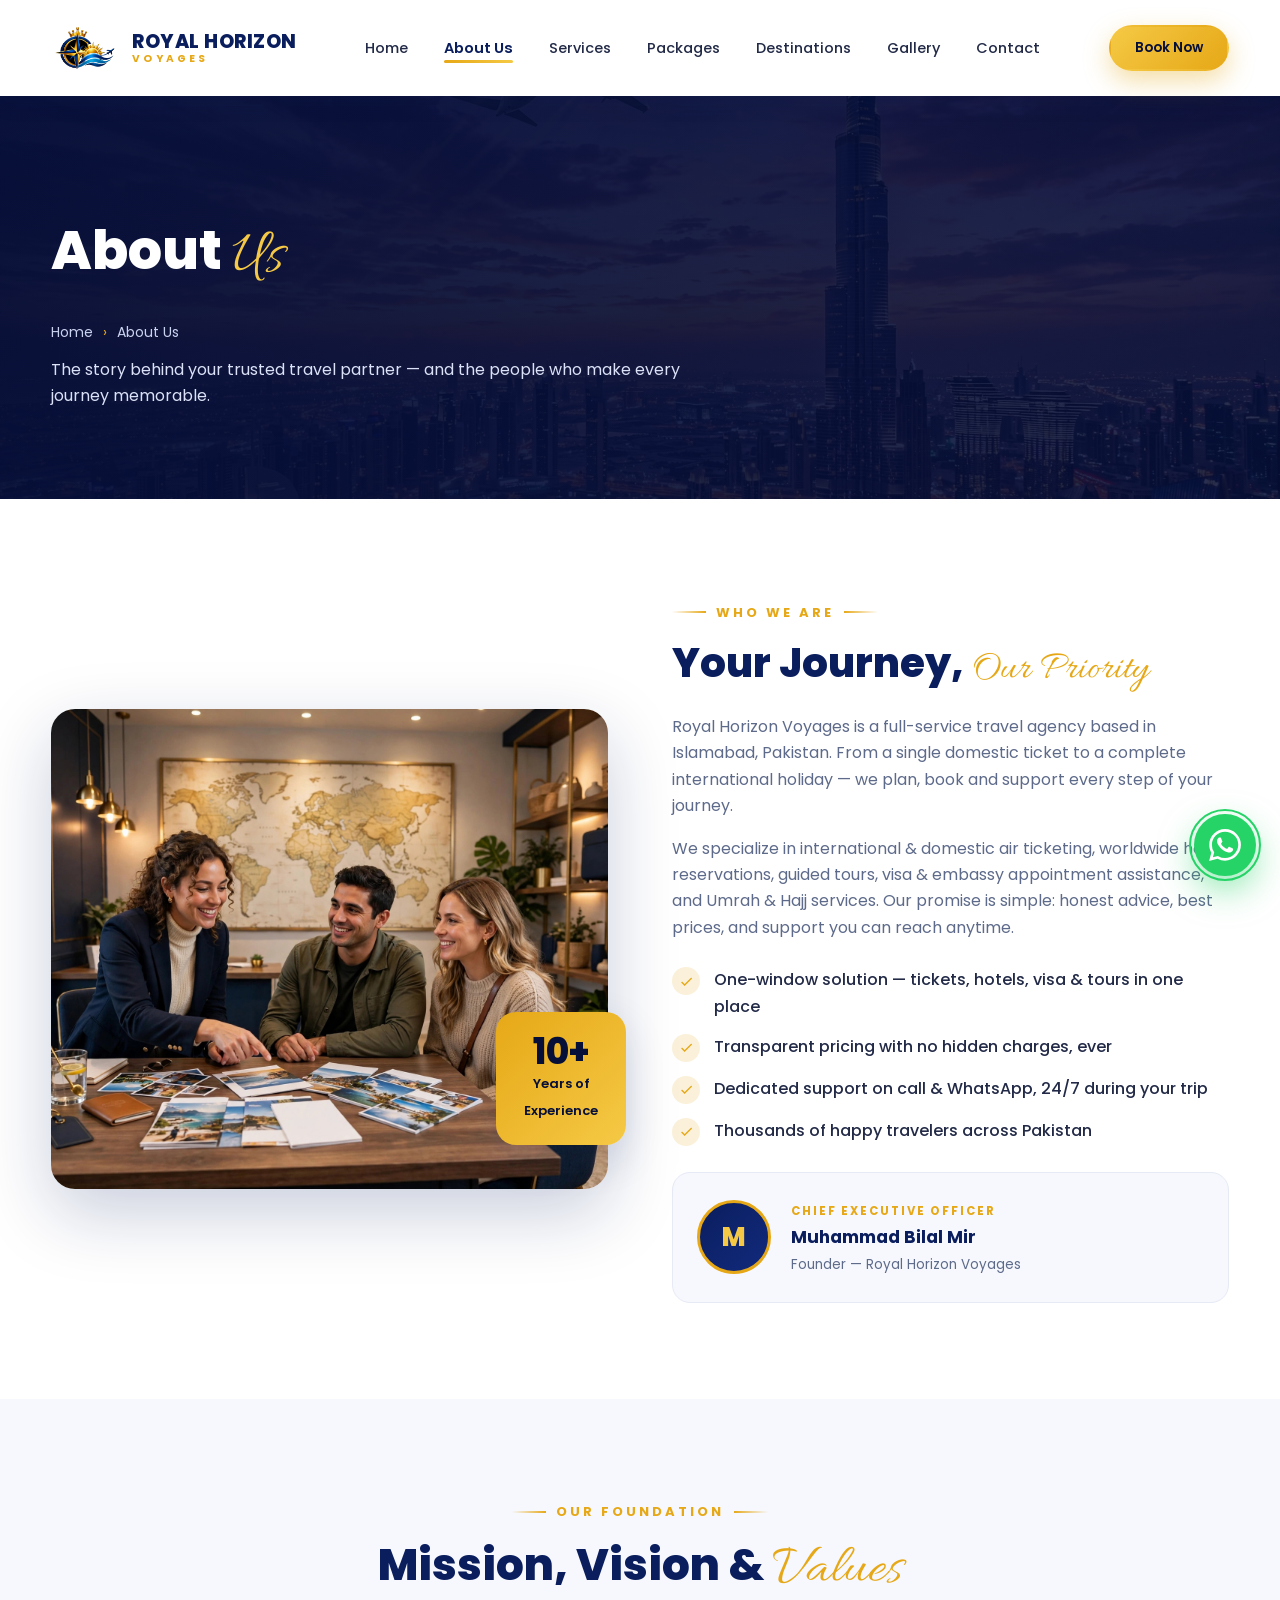
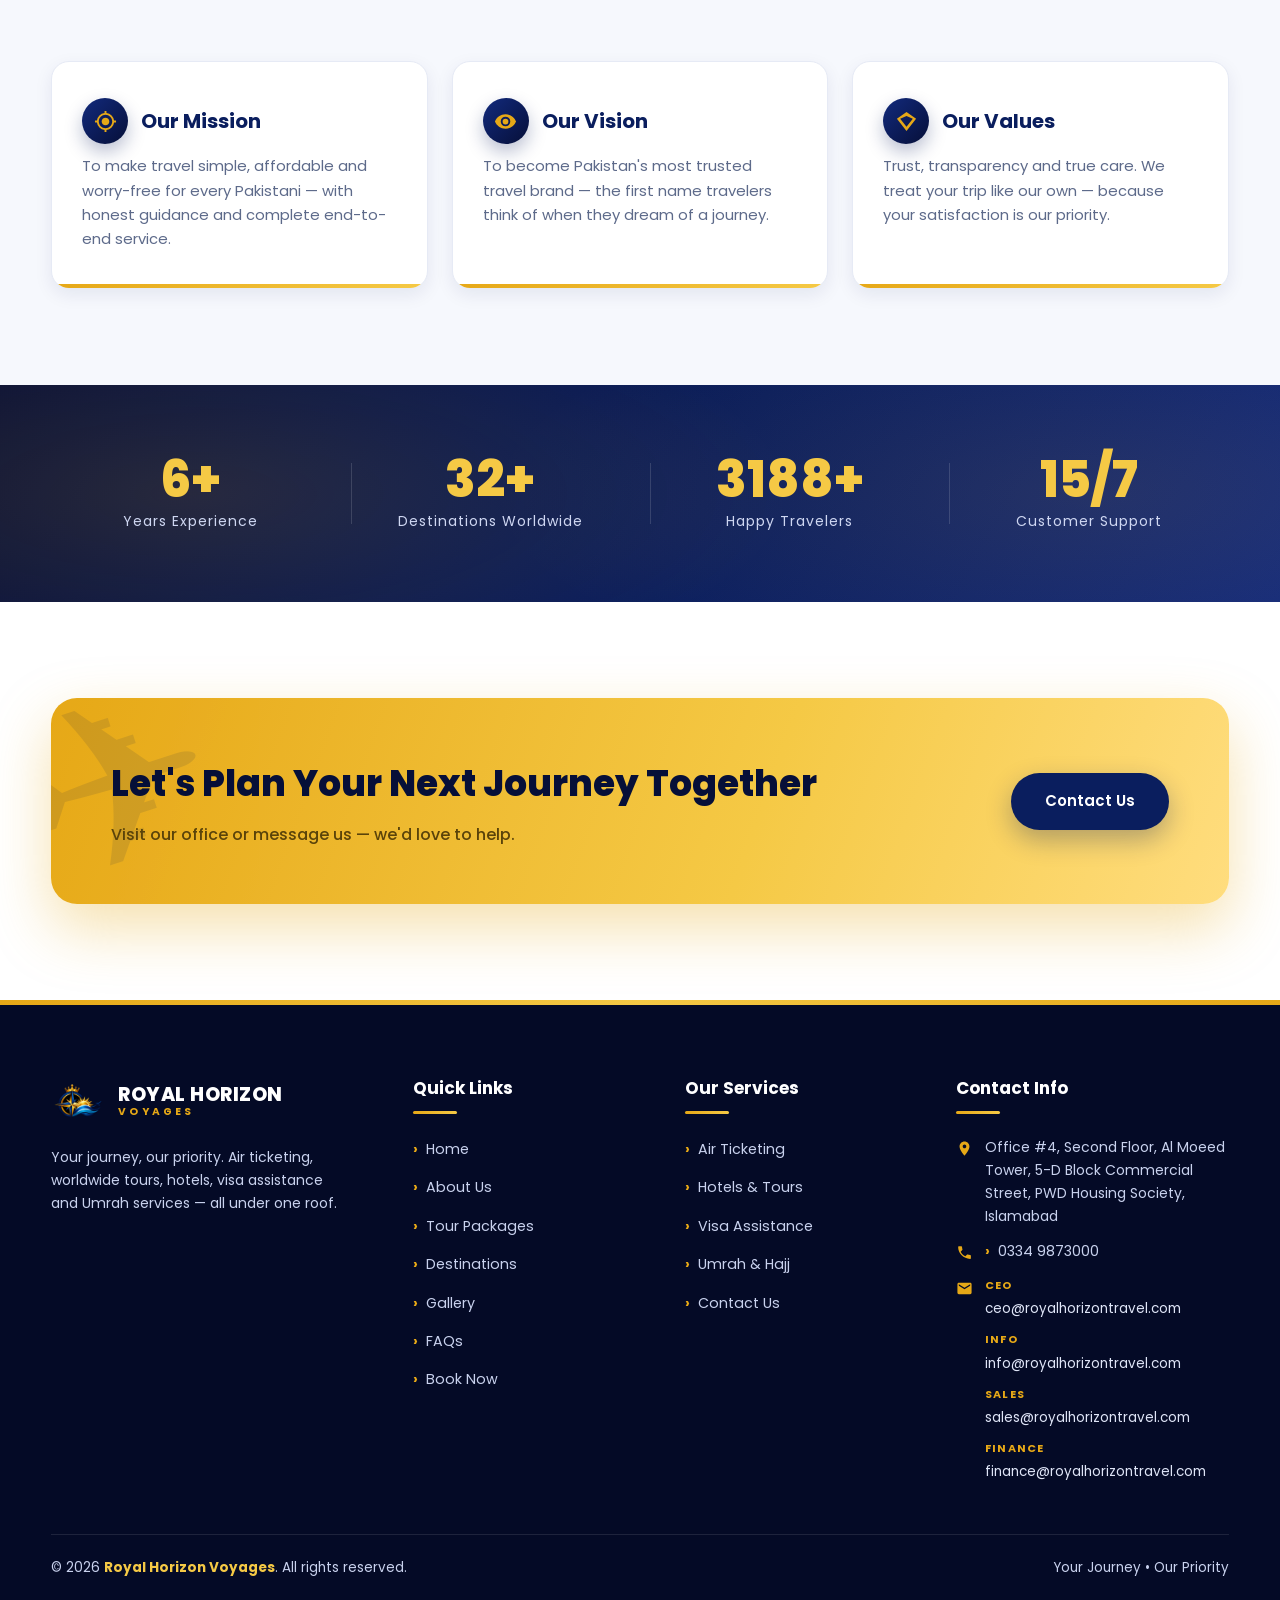
<file: about.html>
<!DOCTYPE html>
<html lang="en">
<head>
<meta charset="UTF-8">
<meta name="viewport" content="width=device-width, initial-scale=1.0">
<title>About Us — Royal Horizon Voyages</title>
<meta name="description" content="About Royal Horizon Voyages — your trusted travel partner in Islamabad for air ticketing, tours, hotels, visa assistance and Umrah services.">
<link rel="preconnect" href="https://fonts.googleapis.com">
<link rel="preconnect" href="https://fonts.gstatic.com" crossorigin>
<link href="https://fonts.googleapis.com/css2?family=Poppins:wght@300;400;500;600;700;800&family=Allura&display=swap" rel="stylesheet">
<link rel="stylesheet" href="css/style.css?v=15">
<link rel="icon" type="image/png" href="assets/img/logo.png">
</head>
<body>

<div id="preloader">
  <svg class="loader-plane" viewBox="0 0 24 24" fill="#e6a817"><path d="M21 16v-2l-8-5V3.5c0-.83-.67-1.5-1.5-1.5S10 2.67 10 3.5V9l-8 5v2l8-2.5V19l-2 1.5V22l3.5-1 3.5 1v-1.5L13 19v-5.5l8 2.5z"/></svg>
  <div class="loader-bar"><span></span></div>
  <p>Royal Horizon</p>
</div>

<header class="site-header">
  <nav class="navbar">
    <div class="container nav-inner">
      <a class="brand" href="index.html">
        <img class="brand-logo" src="assets/img/logo.png" alt="Royal Horizon Voyages">
        <span class="brand-text"><strong>ROYAL HORIZON</strong><small>VOYAGES</small></span>
      </a>
      <button class="nav-toggle" id="navToggle" aria-label="Open menu"><span></span><span></span><span></span></button>
      <ul class="nav-links" id="navLinks">
        <li><a href="index.html">Home</a></li>
        <li><a href="about.html">About Us</a></li>
        <li><a href="services.html">Services</a></li>
        <li><a href="packages.html">Packages</a></li>
        <li><a href="destinations.html">Destinations</a></li>
        <li><a href="gallery.html">Gallery</a></li>
        <li><a href="contact.html">Contact</a></li>
      </ul>
      <a class="btn btn-gold btn-sm nav-cta open-booking" href="#booking">Book Now</a>
    </div>
  </nav>
</header>

<!-- Page hero -->
<section class="page-hero">
  <div class="ph-bg" style="background-image:url('assets/img/hero-dubai.jpg')"></div>
  <div class="container">
    <h1>About <span class="script">Us</span></h1>
    <div class="crumbs"><a href="index.html">Home</a><span class="sep">›</span><span>About Us</span></div>
    <p class="ph-sub">The story behind your trusted travel partner — and the people who make every journey memorable.</p>
  </div>
</section>

<!-- About main -->
<section class="sec">
  <div class="container about-grid">
    <div class="about-imgs reveal">
      <img class="main" src="assets/img/about-office.jpg" alt="Royal Horizon Voyages office">
      <div class="about-badge"><b>10+</b><span>Years of<br>Experience</span></div>
    </div>
    <div class="about-txt reveal reveal-d1">
      <span class="sec-kicker">Who We Are</span>
      <h2>Your Journey, <span style="font-family:var(--script);font-weight:400;color:var(--gold)">Our Priority</span></h2>
      <p>Royal Horizon Voyages is a full-service travel agency based in Islamabad, Pakistan. From a single domestic ticket to a complete international holiday — we plan, book and support every step of your journey.</p>
      <p>We specialize in international &amp; domestic air ticketing, worldwide hotel reservations, guided tours, visa &amp; embassy appointment assistance, and Umrah &amp; Hajj services. Our promise is simple: honest advice, best prices, and support you can reach anytime.</p>
      <ul class="about-list">
        <li><span class="tick"><svg viewBox="0 0 24 24"><path d="M9 16.17L4.83 12l-1.42 1.41L9 19 21 7l-1.41-1.41z"/></svg></span>One-window solution — tickets, hotels, visa &amp; tours in one place</li>
        <li><span class="tick"><svg viewBox="0 0 24 24"><path d="M9 16.17L4.83 12l-1.42 1.41L9 19 21 7l-1.41-1.41z"/></svg></span>Transparent pricing with no hidden charges, ever</li>
        <li><span class="tick"><svg viewBox="0 0 24 24"><path d="M9 16.17L4.83 12l-1.42 1.41L9 19 21 7l-1.41-1.41z"/></svg></span>Dedicated support on call &amp; WhatsApp, 24/7 during your trip</li>
        <li><span class="tick"><svg viewBox="0 0 24 24"><path d="M9 16.17L4.83 12l-1.42 1.41L9 19 21 7l-1.41-1.41z"/></svg></span>Thousands of happy travelers across Pakistan</li>
      </ul>
      <div class="ceo-card">
        <span class="ceo-ava">M</span>
        <div><small>Chief Executive Officer</small><b style="display:block">Muhammad Bilal Mir</b><span style="color:var(--muted);font-size:13.5px">Founder — Royal Horizon Voyages</span></div>
      </div>
    </div>
  </div>
</section>

<!-- Mission / Vision / Values -->
<section class="sec" style="background:var(--bg);padding-top:0">
  <div class="container" style="padding-top:96px">
    <div class="sec-head reveal">
      <span class="sec-kicker">Our Foundation</span>
      <h2 class="sec-title">Mission, Vision &amp; <span class="script">Values</span></h2>
    </div>
    <div class="mvv-grid">
      <div class="mvv-card reveal">
        <h3><span class="mvv-ico"><svg viewBox="0 0 24 24"><path d="M12 8c-2.21 0-4 1.79-4 4s1.79 4 4 4 4-1.79 4-4-1.79-4-4-4zm8.94 3A8.994 8.994 0 0013 3.06V1h-2v2.06A8.994 8.994 0 003.06 11H1v2h2.06A8.994 8.994 0 0011 20.94V23h2v-2.06A8.994 8.994 0 0020.94 13H23v-2h-2.06zM12 19c-3.87 0-7-3.13-7-7s3.13-7 7-7 7 3.13 7 7-3.13 7-7 7z"/></svg></span>Our Mission</h3>
        <p>To make travel simple, affordable and worry-free for every Pakistani — with honest guidance and complete end-to-end service.</p>
      </div>
      <div class="mvv-card reveal reveal-d1">
        <h3><span class="mvv-ico"><svg viewBox="0 0 24 24"><path d="M12 4.5C7 4.5 2.73 7.61 1 12c1.73 4.39 6 7.5 11 7.5s9.27-3.11 11-7.5c-1.73-4.39-6-7.5-11-7.5zM12 17a5 5 0 110-10 5 5 0 010 10zm0-8a3 3 0 100 6 3 3 0 000-6z"/></svg></span>Our Vision</h3>
        <p>To become Pakistan's most trusted travel brand — the first name travelers think of when they dream of a journey.</p>
      </div>
      <div class="mvv-card reveal reveal-d2">
        <h3><span class="mvv-ico"><svg viewBox="0 0 24 24"><path d="M12 2L2 9l10 13L22 9l-10-7zm0 4.2L18.6 9 12 17.4 5.4 9 12 6.2z"/></svg></span>Our Values</h3>
        <p>Trust, transparency and true care. We treat your trip like our own — because your satisfaction is our priority.</p>
      </div>
    </div>
  </div>
</section>

<!-- Stats -->
<section class="stats">
  <div class="container stats-grid">
    <div class="stat reveal"><b data-count="10" data-suffix="+">0</b><span>Years Experience</span></div>
    <div class="stat reveal reveal-d1"><b data-count="50" data-suffix="+">0</b><span>Destinations Worldwide</span></div>
    <div class="stat reveal reveal-d2"><b data-count="5000" data-suffix="+">0</b><span>Happy Travelers</span></div>
    <div class="stat reveal reveal-d3"><b data-count="24" data-suffix="/7">0</b><span>Customer Support</span></div>
  </div>
</section>

<!-- CTA -->
<section class="sec">
  <div class="container">
    <div class="cta-strip reveal">
      <div>
        <h2>Let's Plan Your Next Journey Together</h2>
        <p>Visit our office or message us — we'd love to help.</p>
      </div>
      <a class="btn btn-navy" href="contact.html">Contact Us</a>
    </div>
  </div>
</section>

<!-- Footer -->
<footer>
  <div class="container foot-grid">
    <div class="foot-brand">
      <a class="brand" href="index.html">
        <img class="brand-logo" src="assets/img/logo.png" alt="Royal Horizon Voyages">
        <span class="brand-text"><strong>ROYAL HORIZON</strong><small>VOYAGES</small></span>
      </a>
      <p>Your journey, our priority. Air ticketing, worldwide tours, hotels, visa assistance and Umrah services — all under one roof.</p>
      
    </div>
    <div class="foot-col">
      <h4>Quick Links</h4>
      <ul>
        <li><a href="index.html">Home</a></li>
        <li><a href="about.html">About Us</a></li>
        <li><a href="packages.html">Tour Packages</a></li>
        <li><a href="destinations.html">Destinations</a></li>
        <li><a href="gallery.html">Gallery</a></li>
        <li><a href="faq.html">FAQs</a></li>
        <li><a href="#booking" class="open-booking">Book Now</a></li>
      </ul>
    </div>
    <div class="foot-col">
      <h4>Our Services</h4>
      <ul>
        <li><a href="services.html#ticketing">Air Ticketing</a></li>
        <li><a href="services.html#hotels">Hotels &amp; Tours</a></li>
        <li><a href="services.html#visa">Visa Assistance</a></li>
        <li><a href="services.html#umrah">Umrah &amp; Hajj</a></li>
        <li><a href="contact.html">Contact Us</a></li>
      </ul>
    </div>
    <div class="foot-col">
      <h4>Contact Info</h4>
      <ul class="foot-contact">
        <li><svg viewBox="0 0 24 24"><path d="M12 2C8.13 2 5 5.13 5 9c0 5.25 7 13 7 13s7-7.75 7-13c0-3.87-3.13-7-7-7zm0 9.5c-1.38 0-2.5-1.12-2.5-2.5S10.62 6.5 12 6.5s2.5 1.12 2.5 2.5S13.38 11.5 12 11.5z"/></svg><span>Office #4, Second Floor, Al Moeed Tower, 5-D Block Commercial Street, PWD Housing Society, Islamabad</span></li>
        <li><svg viewBox="0 0 24 24"><path d="M6.62 10.79c1.44 2.83 3.76 5.14 6.59 6.59l2.2-2.2c.27-.27.67-.36 1.02-.24 1.12.37 2.33.57 3.57.57.55 0 1 .45 1 1V20c0 .55-.45 1-1 1-9.39 0-17-7.61-17-17 0-.55.45-1 1-1h3.5c.55 0 1 .45 1 1 0 1.25.2 2.45.57 3.57.11.35.03.74-.25 1.02l-2.2 2.2z"/></svg><a href="tel:+923349873000">0334 9873000</a></li>
        <li><svg viewBox="0 0 24 24"><path d="M20 4H4c-1.1 0-2 .9-2 2v12c0 1.1.9 2 2 2h16c1.1 0 2-.9 2-2V6c0-1.1-.9-2-2-2zm0 4l-8 5-8-5V6l8 5 8-5v2z"/></svg><span class="foot-emails">
<span class="fem"><b>CEO</b><a href="mailto:ceo@royalhorizontravel.com">ceo@royalhorizontravel.com</a></span>
<span class="fem"><b>Info</b><a href="mailto:info@royalhorizontravel.com">info@royalhorizontravel.com</a></span>
<span class="fem"><b>Sales</b><a href="mailto:sales@royalhorizontravel.com">sales@royalhorizontravel.com</a></span>
<span class="fem"><b>Finance</b><a href="mailto:finance@royalhorizontravel.com">finance@royalhorizontravel.com</a></span>
</span></li>
      </ul>
    </div>
  </div>
  <div class="container foot-bottom">
    <span>© <span id="year">2026</span> <b>Royal Horizon Voyages</b>. All rights reserved.</span>
    <span>Your Journey • Our Priority</span>
  </div>
</footer>

<a class="wa-float" href="https://wa.me/923349873000?text=Assalam-o-Alaikum!%20I%20need%20travel%20assistance." target="_blank" rel="noopener" aria-label="Chat on WhatsApp">
  <svg viewBox="0 0 24 24"><path d="M17.472 14.382c-.297-.149-1.758-.867-2.03-.967-.273-.099-.471-.148-.67.15-.197.297-.767.966-.94 1.164-.173.199-.347.223-.644.075-.297-.15-1.255-.463-2.39-1.475-.883-.788-1.48-1.761-1.653-2.059-.173-.297-.018-.458.13-.606.134-.133.298-.347.446-.52.149-.174.198-.298.298-.497.099-.198.05-.371-.025-.52-.075-.149-.669-1.612-.916-2.207-.242-.579-.487-.5-.669-.51-.173-.008-.371-.01-.57-.01-.198 0-.52.074-.792.372-.272.297-1.04 1.016-1.04 2.479 0 1.462 1.065 2.875 1.213 3.074.149.198 2.096 3.2 5.077 4.487.709.306 1.262.489 1.694.625.712.227 1.36.195 1.871.118.571-.085 1.758-.719 2.006-1.413.248-.694.248-1.289.173-1.413-.074-.124-.272-.198-.57-.347m-5.421 7.403h-.004a9.87 9.87 0 01-5.031-1.378l-.361-.214-3.741.982.998-3.648-.235-.374a9.86 9.86 0 01-1.51-5.26c.001-5.45 4.436-9.884 9.888-9.884 2.64 0 5.122 1.03 6.988 2.898a9.825 9.825 0 012.893 6.994c-.003 5.45-4.437 9.884-9.885 9.884m8.413-18.297A11.815 11.815 0 0012.05 0C5.495 0 .16 5.335.157 11.892c0 2.096.547 4.142 1.588 5.945L.057 24l6.305-1.654a11.882 11.882 0 005.683 1.448h.005c6.554 0 11.89-5.335 11.893-11.893a11.821 11.821 0 00-3.48-8.413z"/></svg>
</a>
<button class="to-top" id="toTop" aria-label="Back to top">↑</button>

<script src="js/main.js?v=3"></script>
<script src="js/booking-modal.js?v=3"></script>
</body>
</html>
</file>
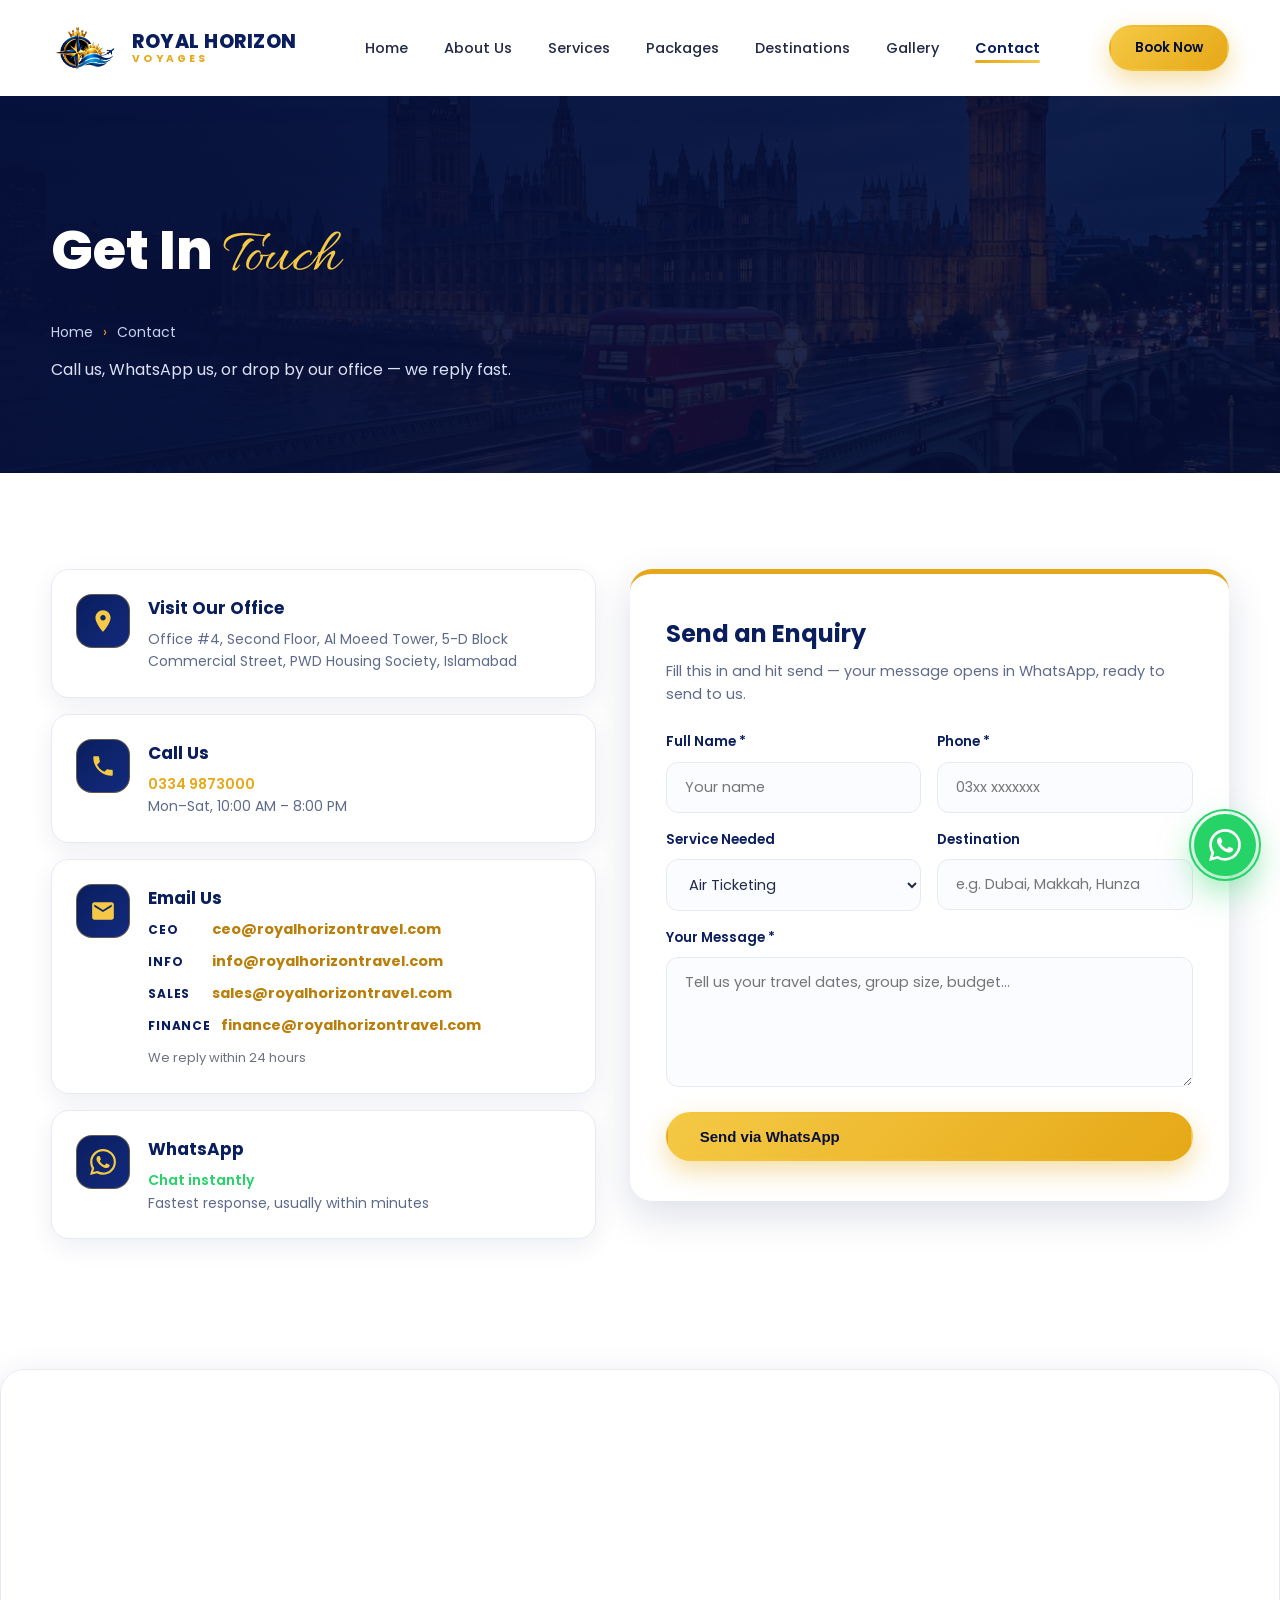
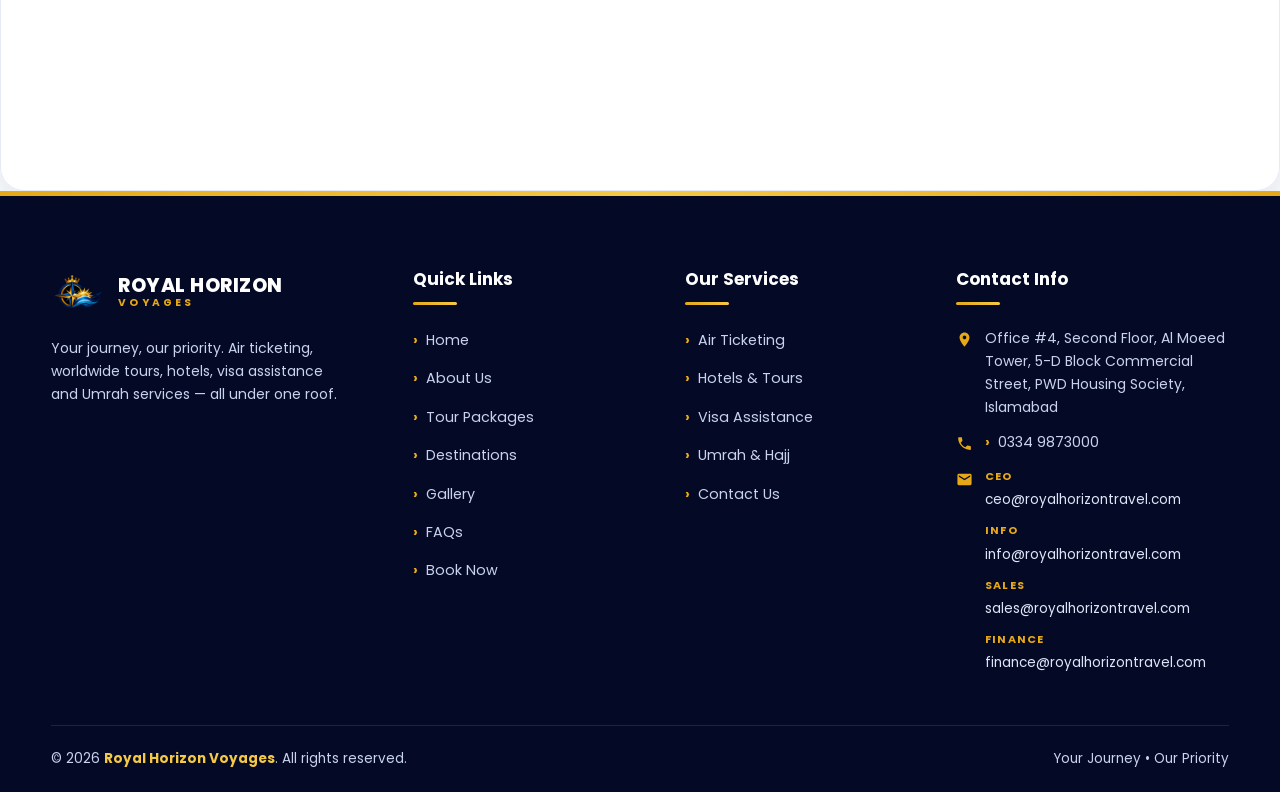
<file: contact.html>
<!DOCTYPE html>
<html lang="en">
<head>
<meta charset="UTF-8">
<meta name="viewport" content="width=device-width, initial-scale=1.0">
<title>Contact Us — Royal Horizon Voyages</title>
<meta name="description" content="Contact Royal Horizon Voyages — call 0334 9873000, visit our Islamabad office, or send an enquiry on WhatsApp.">
<link rel="preconnect" href="https://fonts.googleapis.com">
<link rel="preconnect" href="https://fonts.gstatic.com" crossorigin>
<link href="https://fonts.googleapis.com/css2?family=Poppins:wght@300;400;500;600;700;800&family=Allura&display=swap" rel="stylesheet">
<link rel="stylesheet" href="css/style.css?v=15">
<link rel="icon" type="image/png" href="assets/img/logo.png">
</head>
<body>

<div id="preloader">
  <svg class="loader-plane" viewBox="0 0 24 24" fill="#e6a817"><path d="M21 16v-2l-8-5V3.5c0-.83-.67-1.5-1.5-1.5S10 2.67 10 3.5V9l-8 5v2l8-2.5V19l-2 1.5V22l3.5-1 3.5 1v-1.5L13 19v-5.5l8 2.5z"/></svg>
  <div class="loader-bar"><span></span></div>
  <p>Royal Horizon</p>
</div>

<header class="site-header">
  <nav class="navbar">
    <div class="container nav-inner">
      <a class="brand" href="index.html">
        <img class="brand-logo" src="assets/img/logo.png" alt="Royal Horizon Voyages">
        <span class="brand-text"><strong>ROYAL HORIZON</strong><small>VOYAGES</small></span>
      </a>
      <button class="nav-toggle" id="navToggle" aria-label="Open menu"><span></span><span></span><span></span></button>
      <ul class="nav-links" id="navLinks">
        <li><a href="index.html">Home</a></li>
        <li><a href="about.html">About Us</a></li>
        <li><a href="services.html">Services</a></li>
        <li><a href="packages.html">Packages</a></li>
        <li><a href="destinations.html">Destinations</a></li>
        <li><a href="gallery.html">Gallery</a></li>
        <li><a href="contact.html">Contact</a></li>
      </ul>
      <a class="btn btn-gold btn-sm nav-cta open-booking" href="#booking">Book Now</a>
    </div>
  </nav>
</header>

<section class="page-hero">
  <div class="ph-bg" style="background-image:url('assets/img/dest-london.jpg')"></div>
  <div class="container">
    <h1>Get In <span class="script">Touch</span></h1>
    <div class="crumbs"><a href="index.html">Home</a><span class="sep">›</span><span>Contact</span></div>
    <p class="ph-sub">Call us, WhatsApp us, or drop by our office — we reply fast.</p>
  </div>
</section>

<section class="sec">
  <div class="container">
    <div class="contact-grid">
      <div class="c-info reveal">
        <div class="c-card">
          <span class="c-ico"><svg viewBox="0 0 24 24"><path d="M12 2C8.13 2 5 5.13 5 9c0 5.25 7 13 7 13s7-7.75 7-13c0-3.87-3.13-7-7-7zm0 9.5c-1.38 0-2.5-1.12-2.5-2.5S10.62 6.5 12 6.5s2.5 1.12 2.5 2.5S13.38 11.5 12 11.5z"/></svg></span>
          <div><h3>Visit Our Office</h3><p>Office #4, Second Floor, Al Moeed Tower, 5-D Block Commercial Street, PWD Housing Society, Islamabad</p></div>
        </div>
        <div class="c-card">
          <span class="c-ico"><svg viewBox="0 0 24 24"><path d="M6.62 10.79c1.44 2.83 3.76 5.14 6.59 6.59l2.2-2.2c.27-.27.67-.36 1.02-.24 1.12.37 2.33.57 3.57.57.55 0 1 .45 1 1V20c0 .55-.45 1-1 1-9.39 0-17-7.61-17-17 0-.55.45-1 1-1h3.5c.55 0 1 .45 1 1 0 1.25.2 2.45.57 3.57.11.35.03.74-.25 1.02l-2.2 2.2z"/></svg></span>
          <div><h3>Call Us</h3><p><a href="tel:+923349873000" style="color:#e6a817;font-weight:600">0334 9873000</a><br>Mon–Sat, 10:00 AM – 8:00 PM</p></div>
        </div>
        <div class="c-card">
          <span class="c-ico"><svg viewBox="0 0 24 24"><path d="M20 4H4c-1.1 0-2 .9-2 2v12c0 1.1.9 2 2 2h16c1.1 0 2-.9 2-2V6c0-1.1-.9-2-2-2zm0 4l-8 5-8-5V6l8 5 8-5v2z"/></svg></span>
          <div><h3>Email Us</h3><p class="c-emails">
            <span><b>CEO</b><a href="mailto:ceo@royalhorizontravel.com">ceo@royalhorizontravel.com</a></span>
            <span><b>Info</b><a href="mailto:info@royalhorizontravel.com">info@royalhorizontravel.com</a></span>
            <span><b>Sales</b><a href="mailto:sales@royalhorizontravel.com">sales@royalhorizontravel.com</a></span>
            <span><b>Finance</b><a href="mailto:finance@royalhorizontravel.com">finance@royalhorizontravel.com</a></span>
            <em>We reply within 24 hours</em></p></div>
        </div>
        <div class="c-card">
          <span class="c-ico"><svg viewBox="0 0 24 24"><path d="M17.472 14.382c-.297-.149-1.758-.867-2.03-.967-.273-.099-.471-.148-.67.15-.197.297-.767.966-.94 1.164-.173.199-.347.223-.644.075-.297-.15-1.255-.463-2.39-1.475-.883-.788-1.48-1.761-1.653-2.059-.173-.297-.018-.458.13-.606.134-.133.298-.347.446-.52.149-.174.198-.298.298-.497.099-.198.05-.371-.025-.52-.075-.149-.669-1.612-.916-2.207-.242-.579-.487-.5-.669-.51-.173-.008-.371-.01-.57-.01-.198 0-.52.074-.792.372-.272.297-1.04 1.016-1.04 2.479 0 1.462 1.065 2.875 1.213 3.074.149.198 2.096 3.2 5.077 4.487.709.306 1.262.489 1.694.625.712.227 1.36.195 1.871.118.571-.085 1.758-.719 2.006-1.413.248-.694.248-1.289.173-1.413-.074-.124-.272-.198-.57-.347m-5.421 7.403h-.004a9.87 9.87 0 01-5.031-1.378l-.361-.214-3.741.982.998-3.648-.235-.374a9.86 9.86 0 01-1.51-5.26c.001-5.45 4.436-9.884 9.888-9.884 2.64 0 5.122 1.03 6.988 2.898a9.825 9.825 0 012.893 6.994c-.003 5.45-4.437 9.884-9.885 9.884m8.413-18.297A11.815 11.815 0 0012.05 0C5.495 0 .16 5.335.157 11.892c0 2.096.547 4.142 1.588 5.945L.057 24l6.305-1.654a11.882 11.882 0 005.683 1.448h.005c6.554 0 11.89-5.335 11.893-11.893a11.821 11.821 0 00-3.48-8.413z"/></svg></span>
          <div><h3>WhatsApp</h3><p><a href="https://wa.me/923349873000" target="_blank" rel="noopener" style="color:#25D366;font-weight:600">Chat instantly</a><br>Fastest response, usually within minutes</p></div>
        </div>
        
      </div>
      <form class="c-form reveal reveal-d1" id="contactForm" data-wa-form>
        <h3>Send an Enquiry</h3>
        <p class="form-note">Fill this in and hit send — your message opens in WhatsApp, ready to send to us.</p>
        <div class="form-row">
          <div class="form-group"><label for="cName">Full Name *</label><input type="text" id="cName" name="name" required placeholder="Your name"></div>
          <div class="form-group"><label for="cPhone">Phone *</label><input type="tel" id="cPhone" name="phone" required placeholder="03xx xxxxxxx"></div>
        </div>
        <div class="form-row">
          <div class="form-group"><label for="cService">Service Needed</label>
            <select id="cService" name="service">
              <option value="Air Ticketing">Air Ticketing</option>
              <option value="Umrah / Hajj">Umrah / Hajj</option>
              <option value="Visa Assistance">Visa Assistance</option>
              <option value="Hotels &amp; Tours">Hotels &amp; Tours</option>
              <option value="Tour Package">Tour Package</option>
              <option value="Custom Trip">Custom Trip</option>
            </select>
          </div>
          <div class="form-group"><label for="cDest">Destination</label><input type="text" id="cDest" name="destination" placeholder="e.g. Dubai, Makkah, Hunza"></div>
        </div>
        <div class="form-group"><label for="cMsg">Your Message *</label><textarea id="cMsg" name="message" required placeholder="Tell us your travel dates, group size, budget…"></textarea></div>
        <button type="submit" class="btn btn-gold btn-full">Send via WhatsApp</button>
      </form>
    </div>
  </div>
</section>

<section class="map-wrap">
  <iframe src="https://maps.google.com/maps?q=PWD%20Housing%20Society%20Islamabad%20Pakistan&t=&z=14&ie=UTF8&iwloc=&output=embed" loading="lazy" title="Our office location map" referrerpolicy="no-referrer-when-downgrade"></iframe>
</section>

<footer>
  <div class="container foot-grid">
    <div class="foot-brand">
      <a class="brand" href="index.html">
        <img class="brand-logo" src="assets/img/logo.png" alt="Royal Horizon Voyages">
        <span class="brand-text"><strong>ROYAL HORIZON</strong><small>VOYAGES</small></span>
      </a>
      <p>Your journey, our priority. Air ticketing, worldwide tours, hotels, visa assistance and Umrah services — all under one roof.</p>
      
    </div>
    <div class="foot-col">
      <h4>Quick Links</h4>
      <ul>
        <li><a href="index.html">Home</a></li>
        <li><a href="about.html">About Us</a></li>
        <li><a href="packages.html">Tour Packages</a></li>
        <li><a href="destinations.html">Destinations</a></li>
        <li><a href="gallery.html">Gallery</a></li>
        <li><a href="faq.html">FAQs</a></li>
        <li><a href="#booking" class="open-booking">Book Now</a></li>
      </ul>
    </div>
    <div class="foot-col">
      <h4>Our Services</h4>
      <ul>
        <li><a href="services.html#ticketing">Air Ticketing</a></li>
        <li><a href="services.html#hotels">Hotels &amp; Tours</a></li>
        <li><a href="services.html#visa">Visa Assistance</a></li>
        <li><a href="services.html#umrah">Umrah &amp; Hajj</a></li>
        <li><a href="contact.html">Contact Us</a></li>
      </ul>
    </div>
    <div class="foot-col">
      <h4>Contact Info</h4>
      <ul class="foot-contact">
        <li><svg viewBox="0 0 24 24"><path d="M12 2C8.13 2 5 5.13 5 9c0 5.25 7 13 7 13s7-7.75 7-13c0-3.87-3.13-7-7-7zm0 9.5c-1.38 0-2.5-1.12-2.5-2.5S10.62 6.5 12 6.5s2.5 1.12 2.5 2.5S13.38 11.5 12 11.5z"/></svg><span>Office #4, Second Floor, Al Moeed Tower, 5-D Block Commercial Street, PWD Housing Society, Islamabad</span></li>
        <li><svg viewBox="0 0 24 24"><path d="M6.62 10.79c1.44 2.83 3.76 5.14 6.59 6.59l2.2-2.2c.27-.27.67-.36 1.02-.24 1.12.37 2.33.57 3.57.57.55 0 1 .45 1 1V20c0 .55-.45 1-1 1-9.39 0-17-7.61-17-17 0-.55.45-1 1-1h3.5c.55 0 1 .45 1 1 0 1.25.2 2.45.57 3.57.11.35.03.74-.25 1.02l-2.2 2.2z"/></svg><a href="tel:+923349873000">0334 9873000</a></li>
        <li><svg viewBox="0 0 24 24"><path d="M20 4H4c-1.1 0-2 .9-2 2v12c0 1.1.9 2 2 2h16c1.1 0 2-.9 2-2V6c0-1.1-.9-2-2-2zm0 4l-8 5-8-5V6l8 5 8-5v2z"/></svg><span class="foot-emails">
<span class="fem"><b>CEO</b><a href="mailto:ceo@royalhorizontravel.com">ceo@royalhorizontravel.com</a></span>
<span class="fem"><b>Info</b><a href="mailto:info@royalhorizontravel.com">info@royalhorizontravel.com</a></span>
<span class="fem"><b>Sales</b><a href="mailto:sales@royalhorizontravel.com">sales@royalhorizontravel.com</a></span>
<span class="fem"><b>Finance</b><a href="mailto:finance@royalhorizontravel.com">finance@royalhorizontravel.com</a></span>
</span></li>
      </ul>
    </div>
  </div>
  <div class="container foot-bottom">
    <span>© <span id="year">2026</span> <b>Royal Horizon Voyages</b>. All rights reserved.</span>
    <span>Your Journey • Our Priority</span>
  </div>
</footer>

<a class="wa-float" href="https://wa.me/923349873000?text=Assalam-o-Alaikum!%20I%20need%20travel%20assistance." target="_blank" rel="noopener" aria-label="Chat on WhatsApp">
  <svg viewBox="0 0 24 24"><path d="M17.472 14.382c-.297-.149-1.758-.867-2.03-.967-.273-.099-.471-.148-.67.15-.197.297-.767.966-.94 1.164-.173.199-.347.223-.644.075-.297-.15-1.255-.463-2.39-1.475-.883-.788-1.48-1.761-1.653-2.059-.173-.297-.018-.458.13-.606.134-.133.298-.347.446-.52.149-.174.198-.298.298-.497.099-.198.05-.371-.025-.52-.075-.149-.669-1.612-.916-2.207-.242-.579-.487-.5-.669-.51-.173-.008-.371-.01-.57-.01-.198 0-.52.074-.792.372-.272.297-1.04 1.016-1.04 2.479 0 1.462 1.065 2.875 1.213 3.074.149.198 2.096 3.2 5.077 4.487.709.306 1.262.489 1.694.625.712.227 1.36.195 1.871.118.571-.085 1.758-.719 2.006-1.413.248-.694.248-1.289.173-1.413-.074-.124-.272-.198-.57-.347m-5.421 7.403h-.004a9.87 9.87 0 01-5.031-1.378l-.361-.214-3.741.982.998-3.648-.235-.374a9.86 9.86 0 01-1.51-5.26c.001-5.45 4.436-9.884 9.888-9.884 2.64 0 5.122 1.03 6.988 2.898a9.825 9.825 0 012.893 6.994c-.003 5.45-4.437 9.884-9.885 9.884m8.413-18.297A11.815 11.815 0 0012.05 0C5.495 0 .16 5.335.157 11.892c0 2.096.547 4.142 1.588 5.945L.057 24l6.305-1.654a11.882 11.882 0 005.683 1.448h.005c6.554 0 11.89-5.335 11.893-11.893a11.821 11.821 0 00-3.48-8.413z"/></svg>
</a>
<button class="to-top" id="toTop" aria-label="Back to top">↑</button>

<script src="js/main.js?v=3"></script>
<script src="js/booking-modal.js?v=3"></script>
</body>
</html>
</file>
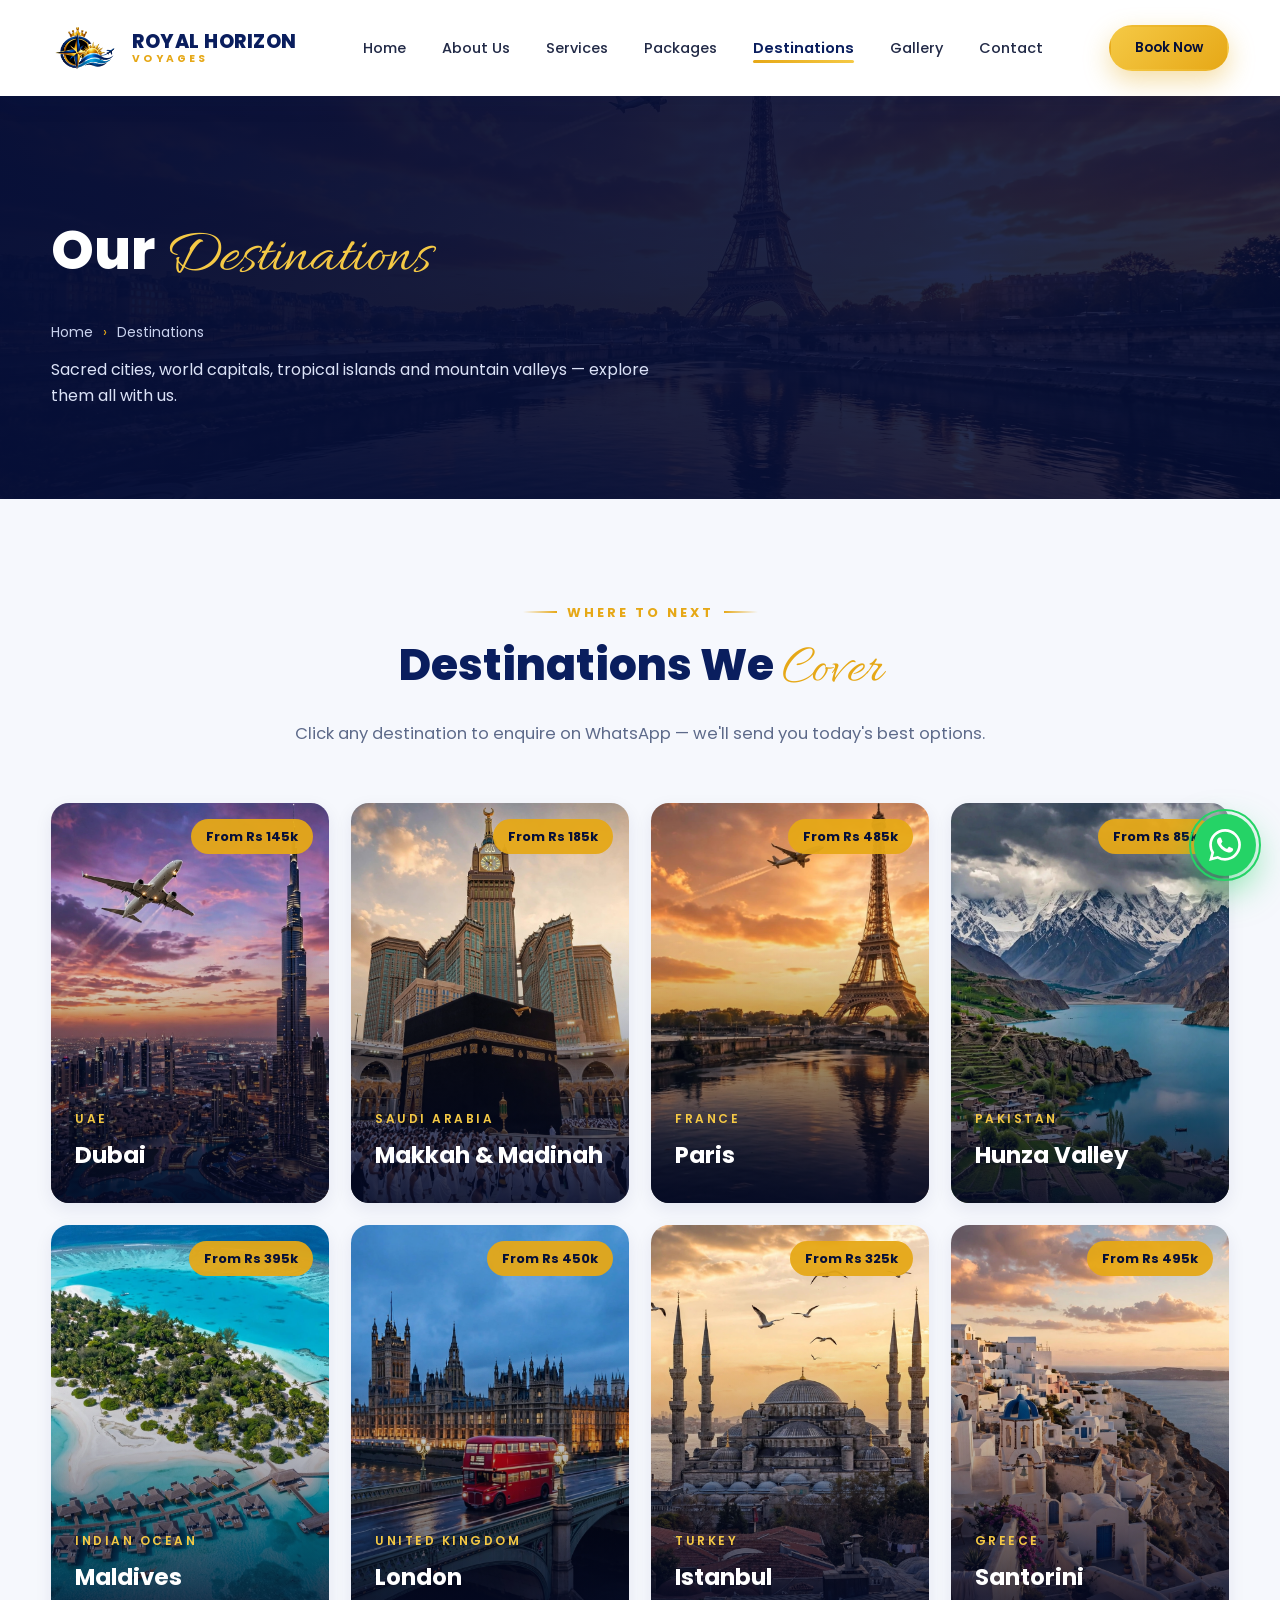
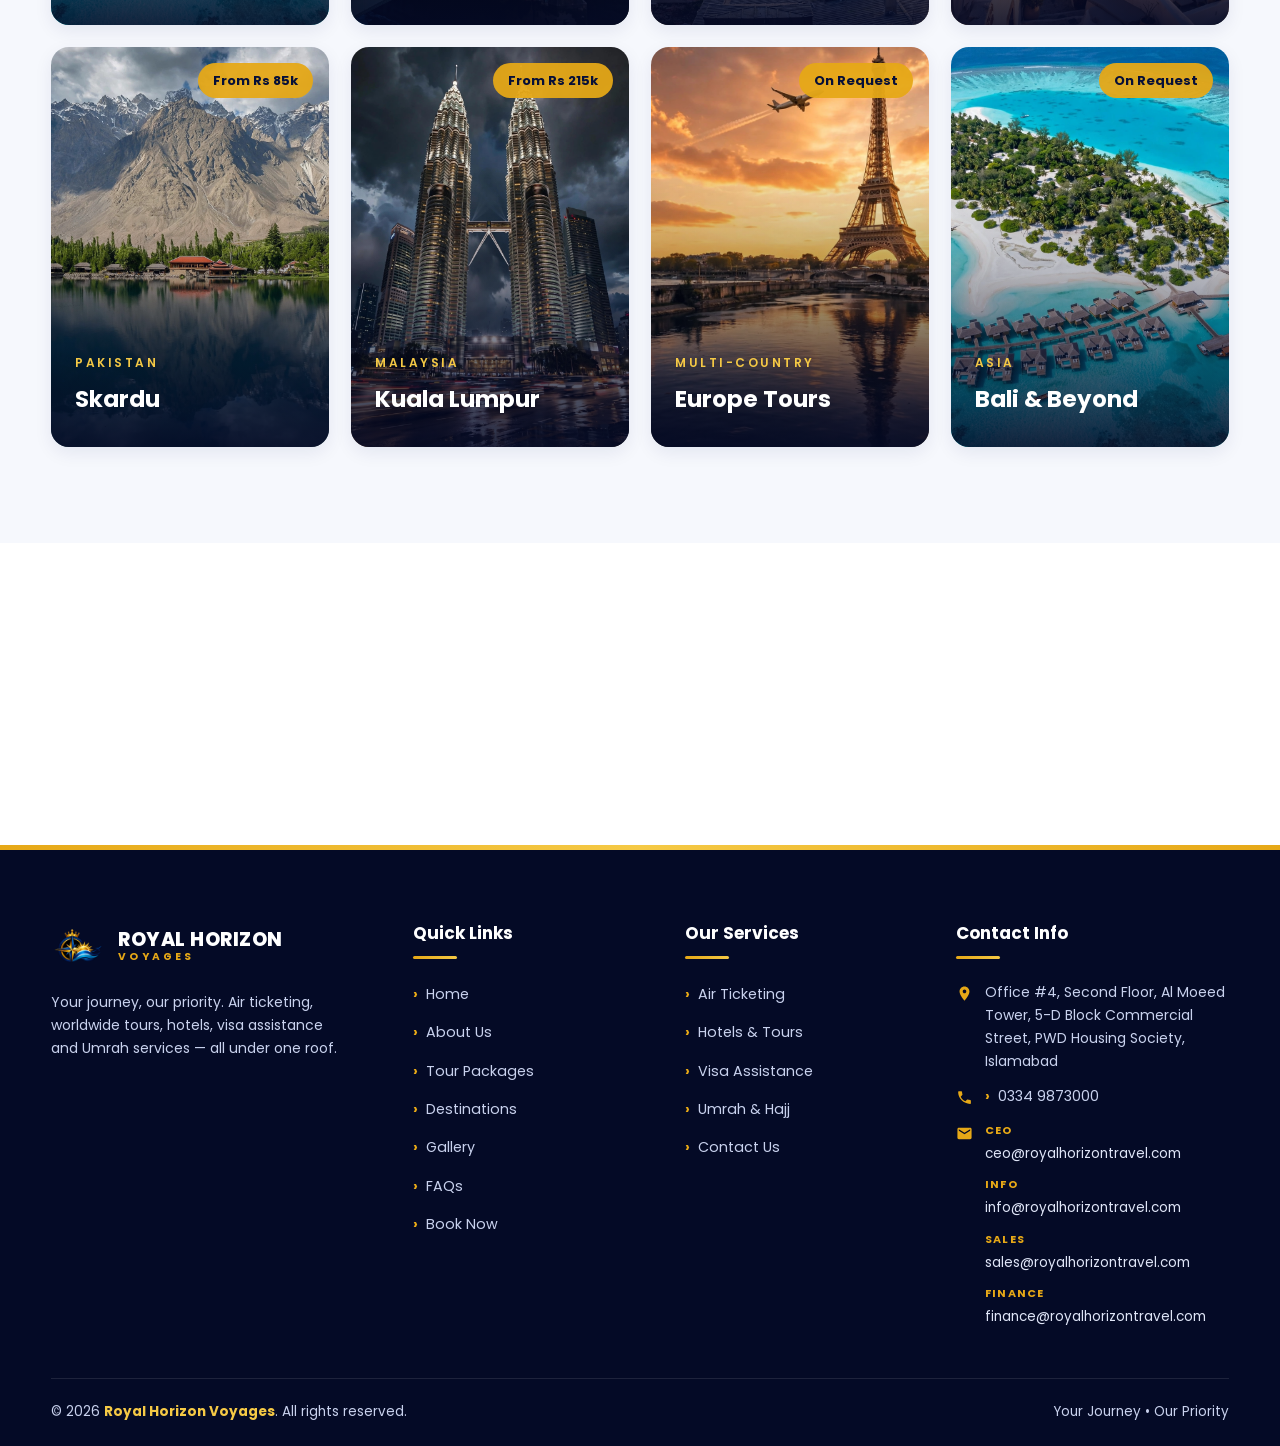
<file: destinations.html>
<!DOCTYPE html>
<html lang="en">
<head>
<meta charset="UTF-8">
<meta name="viewport" content="width=device-width, initial-scale=1.0">
<title>Destinations — Royal Horizon Voyages</title>
<meta name="description" content="Explore destinations with Royal Horizon Voyages — Dubai, Makkah, Europe, Hunza, Maldives, London, Istanbul and more.">
<link rel="preconnect" href="https://fonts.googleapis.com">
<link rel="preconnect" href="https://fonts.gstatic.com" crossorigin>
<link href="https://fonts.googleapis.com/css2?family=Poppins:wght@300;400;500;600;700;800&family=Allura&display=swap" rel="stylesheet">
<link rel="stylesheet" href="css/style.css?v=15">
<link rel="icon" type="image/png" href="assets/img/logo.png">
</head>
<body>

<div id="preloader">
  <svg class="loader-plane" viewBox="0 0 24 24" fill="#e6a817"><path d="M21 16v-2l-8-5V3.5c0-.83-.67-1.5-1.5-1.5S10 2.67 10 3.5V9l-8 5v2l8-2.5V19l-2 1.5V22l3.5-1 3.5 1v-1.5L13 19v-5.5l8 2.5z"/></svg>
  <div class="loader-bar"><span></span></div>
  <p>Royal Horizon</p>
</div>

<header class="site-header">
  <nav class="navbar">
    <div class="container nav-inner">
      <a class="brand" href="index.html">
        <img class="brand-logo" src="assets/img/logo.png" alt="Royal Horizon Voyages">
        <span class="brand-text"><strong>ROYAL HORIZON</strong><small>VOYAGES</small></span>
      </a>
      <button class="nav-toggle" id="navToggle" aria-label="Open menu"><span></span><span></span><span></span></button>
      <ul class="nav-links" id="navLinks">
        <li><a href="index.html">Home</a></li>
        <li><a href="about.html">About Us</a></li>
        <li><a href="services.html">Services</a></li>
        <li><a href="packages.html">Packages</a></li>
        <li><a href="destinations.html">Destinations</a></li>
        <li><a href="gallery.html">Gallery</a></li>
        <li><a href="contact.html">Contact</a></li>
      </ul>
      <a class="btn btn-gold btn-sm nav-cta open-booking" href="#booking">Book Now</a>
    </div>
  </nav>
</header>

<section class="page-hero">
  <div class="ph-bg" style="background-image:url('assets/img/hero-paris.jpg')"></div>
  <div class="container">
    <h1>Our <span class="script">Destinations</span></h1>
    <div class="crumbs"><a href="index.html">Home</a><span class="sep">›</span><span>Destinations</span></div>
    <p class="ph-sub">Sacred cities, world capitals, tropical islands and mountain valleys — explore them all with us.</p>
  </div>
</section>

<section class="sec sec-dest">
  <div class="container">
    <div class="sec-head reveal">
      <span class="sec-kicker">Where To Next</span>
      <h2 class="sec-title">Destinations We <span class="script">Cover</span></h2>
      <p class="sec-sub">Click any destination to enquire on WhatsApp — we'll send you today's best options.</p>
    </div>
    <div class="dest-grid">
      <a class="dest-card reveal" href="https://wa.me/923349873000?text=Assalam-o-Alaikum!%20I%20want%20to%20travel%20to%20Dubai." target="_blank" rel="noopener"><span class="dest-price">From Rs 145k</span><img src="assets/img/hero-dubai.jpg" alt="Dubai"><div class="dest-info"><small>UAE</small><h3>Dubai</h3><p>Burj Khalifa, desert safaris, marina cruises &amp; tax-free shopping.</p></div></a>
      <a class="dest-card reveal reveal-d1" href="https://wa.me/923349873000?text=Assalam-o-Alaikum!%20I%20want%20Umrah%20package%20details." target="_blank" rel="noopener"><span class="dest-price">From Rs 185k</span><img src="assets/img/hero-makkah.jpg" alt="Makkah"><div class="dest-info"><small>Saudi Arabia</small><h3>Makkah &amp; Madinah</h3><p>Umrah &amp; Hajj with hotels near Haram and full guidance.</p></div></a>
      <a class="dest-card reveal reveal-d2" href="https://wa.me/923349873000?text=Assalam-o-Alaikum!%20I%20want%20to%20travel%20to%20Paris." target="_blank" rel="noopener"><span class="dest-price">From Rs 485k</span><img src="assets/img/hero-paris.jpg" alt="Paris"><div class="dest-info"><small>France</small><h3>Paris</h3><p>Eiffel Tower, Louvre, Seine cruises &amp; French cuisine.</p></div></a>
      <a class="dest-card reveal reveal-d3" href="https://wa.me/923349873000?text=Assalam-o-Alaikum!%20I%20want%20a%20Hunza%20tour%20package." target="_blank" rel="noopener"><span class="dest-price">From Rs 85k</span><img src="assets/img/hero-hunza.jpg" alt="Hunza"><div class="dest-info"><small>Pakistan</small><h3>Hunza Valley</h3><p>Attabad Lake, Khunjerab Pass &amp; cherry blossom valleys.</p></div></a>
      <a class="dest-card reveal" href="https://wa.me/923349873000?text=Assalam-o-Alaikum!%20I%20want%20a%20Maldives%20package." target="_blank" rel="noopener"><span class="dest-price">From Rs 395k</span><img src="assets/img/hero-maldives.jpg" alt="Maldives"><div class="dest-info"><small>Indian Ocean</small><h3>Maldives</h3><p>Overwater villas, lagoons &amp; the perfect honeymoon.</p></div></a>
      <a class="dest-card reveal reveal-d1" href="https://wa.me/923349873000?text=Assalam-o-Alaikum!%20I%20want%20to%20travel%20to%20London." target="_blank" rel="noopener"><span class="dest-price">From Rs 450k</span><img src="assets/img/dest-london.jpg" alt="London"><div class="dest-info"><small>United Kingdom</small><h3>London</h3><p>Big Ben, Tower Bridge, museums &amp; royal palaces.</p></div></a>
      <a class="dest-card reveal reveal-d2" href="https://wa.me/923349873000?text=Assalam-o-Alaikum!%20I%20want%20a%20Turkey%20package." target="_blank" rel="noopener"><span class="dest-price">From Rs 325k</span><img src="assets/img/dest-istanbul.jpg" alt="Istanbul"><div class="dest-info"><small>Turkey</small><h3>Istanbul</h3><p>Blue Mosque, Grand Bazaar &amp; Bosphorus cruises.</p></div></a>
      <a class="dest-card reveal reveal-d3" href="https://wa.me/923349873000?text=Assalam-o-Alaikum!%20I%20want%20to%20travel%20to%20Santorini." target="_blank" rel="noopener"><span class="dest-price">From Rs 495k</span><img src="assets/img/dest-santorini.jpg" alt="Santorini"><div class="dest-info"><small>Greece</small><h3>Santorini</h3><p>White villages, blue domes &amp; legendary sunsets.</p></div></a>
      <a class="dest-card reveal" href="https://wa.me/923349873000?text=Assalam-o-Alaikum!%20I%20want%20a%20Skardu%20tour%20package." target="_blank" rel="noopener"><span class="dest-price">From Rs 85k</span><img src="assets/img/dest-skardu.jpg" alt="Skardu"><div class="dest-info"><small>Pakistan</small><h3>Skardu</h3><p>Shangrila Lake, Deosai plains &amp; K2 viewpoints.</p></div></a>
      <a class="dest-card reveal reveal-d1" href="https://wa.me/923349873000?text=Assalam-o-Alaikum!%20I%20want%20a%20Malaysia%20package." target="_blank" rel="noopener"><span class="dest-price">From Rs 215k</span><img src="assets/img/dest-kl.jpg" alt="Kuala Lumpur"><div class="dest-info"><small>Malaysia</small><h3>Kuala Lumpur</h3><p>Petronas Towers, Genting Highlands &amp; street food.</p></div></a>
      <a class="dest-card reveal reveal-d2" href="https://wa.me/923349873000?text=Assalam-o-Alaikum!%20I%20want%20a%20customized%20trip%20quote." target="_blank" rel="noopener"><span class="dest-price">On Request</span><img src="assets/img/hero-paris.jpg" alt="Europe"><div class="dest-info"><small>Multi-Country</small><h3>Europe Tours</h3><p>Switzerland, Italy, Spain — multi-city itineraries.</p></div></a>
      <a class="dest-card reveal reveal-d3" href="https://wa.me/923349873000?text=Assalam-o-Alaikum!%20I%20want%20a%20customized%20trip%20quote." target="_blank" rel="noopener"><span class="dest-price">On Request</span><img src="assets/img/hero-maldives.jpg" alt="Bali"><div class="dest-info"><small>Asia</small><h3>Bali &amp; Beyond</h3><p>Thailand, Bali, Singapore — Asia's best, customized.</p></div></a>
    </div>
  </div>
</section>

<section class="sec" style="padding-top:0">
  <div class="container">
    <div class="cta-strip reveal">
      <div>
        <h2>Don't See Your Destination?</h2>
        <p>We arrange travel anywhere in the world — just tell us where.</p>
      </div>
      <a class="btn btn-navy" href="https://wa.me/923349873000?text=Assalam-o-Alaikum!%20I%20want%20to%20travel%20to%20a%20different%20destination." target="_blank" rel="noopener">Ask Us Anything</a>
    </div>
  </div>
</section>

<footer>
  <div class="container foot-grid">
    <div class="foot-brand">
      <a class="brand" href="index.html">
        <img class="brand-logo" src="assets/img/logo.png" alt="Royal Horizon Voyages">
        <span class="brand-text"><strong>ROYAL HORIZON</strong><small>VOYAGES</small></span>
      </a>
      <p>Your journey, our priority. Air ticketing, worldwide tours, hotels, visa assistance and Umrah services — all under one roof.</p>
      
    </div>
    <div class="foot-col">
      <h4>Quick Links</h4>
      <ul>
        <li><a href="index.html">Home</a></li>
        <li><a href="about.html">About Us</a></li>
        <li><a href="packages.html">Tour Packages</a></li>
        <li><a href="destinations.html">Destinations</a></li>
        <li><a href="gallery.html">Gallery</a></li>
        <li><a href="faq.html">FAQs</a></li>
        <li><a href="#booking" class="open-booking">Book Now</a></li>
      </ul>
    </div>
    <div class="foot-col">
      <h4>Our Services</h4>
      <ul>
        <li><a href="services.html#ticketing">Air Ticketing</a></li>
        <li><a href="services.html#hotels">Hotels &amp; Tours</a></li>
        <li><a href="services.html#visa">Visa Assistance</a></li>
        <li><a href="services.html#umrah">Umrah &amp; Hajj</a></li>
        <li><a href="contact.html">Contact Us</a></li>
      </ul>
    </div>
    <div class="foot-col">
      <h4>Contact Info</h4>
      <ul class="foot-contact">
        <li><svg viewBox="0 0 24 24"><path d="M12 2C8.13 2 5 5.13 5 9c0 5.25 7 13 7 13s7-7.75 7-13c0-3.87-3.13-7-7-7zm0 9.5c-1.38 0-2.5-1.12-2.5-2.5S10.62 6.5 12 6.5s2.5 1.12 2.5 2.5S13.38 11.5 12 11.5z"/></svg><span>Office #4, Second Floor, Al Moeed Tower, 5-D Block Commercial Street, PWD Housing Society, Islamabad</span></li>
        <li><svg viewBox="0 0 24 24"><path d="M6.62 10.79c1.44 2.83 3.76 5.14 6.59 6.59l2.2-2.2c.27-.27.67-.36 1.02-.24 1.12.37 2.33.57 3.57.57.55 0 1 .45 1 1V20c0 .55-.45 1-1 1-9.39 0-17-7.61-17-17 0-.55.45-1 1-1h3.5c.55 0 1 .45 1 1 0 1.25.2 2.45.57 3.57.11.35.03.74-.25 1.02l-2.2 2.2z"/></svg><a href="tel:+923349873000">0334 9873000</a></li>
        <li><svg viewBox="0 0 24 24"><path d="M20 4H4c-1.1 0-2 .9-2 2v12c0 1.1.9 2 2 2h16c1.1 0 2-.9 2-2V6c0-1.1-.9-2-2-2zm0 4l-8 5-8-5V6l8 5 8-5v2z"/></svg><span class="foot-emails">
<span class="fem"><b>CEO</b><a href="mailto:ceo@royalhorizontravel.com">ceo@royalhorizontravel.com</a></span>
<span class="fem"><b>Info</b><a href="mailto:info@royalhorizontravel.com">info@royalhorizontravel.com</a></span>
<span class="fem"><b>Sales</b><a href="mailto:sales@royalhorizontravel.com">sales@royalhorizontravel.com</a></span>
<span class="fem"><b>Finance</b><a href="mailto:finance@royalhorizontravel.com">finance@royalhorizontravel.com</a></span>
</span></li>
      </ul>
    </div>
  </div>
  <div class="container foot-bottom">
    <span>© <span id="year">2026</span> <b>Royal Horizon Voyages</b>. All rights reserved.</span>
    <span>Your Journey • Our Priority</span>
  </div>
</footer>

<a class="wa-float" href="https://wa.me/923349873000?text=Assalam-o-Alaikum!%20I%20need%20travel%20assistance." target="_blank" rel="noopener" aria-label="Chat on WhatsApp">
  <svg viewBox="0 0 24 24"><path d="M17.472 14.382c-.297-.149-1.758-.867-2.03-.967-.273-.099-.471-.148-.67.15-.197.297-.767.966-.94 1.164-.173.199-.347.223-.644.075-.297-.15-1.255-.463-2.39-1.475-.883-.788-1.48-1.761-1.653-2.059-.173-.297-.018-.458.13-.606.134-.133.298-.347.446-.52.149-.174.198-.298.298-.497.099-.198.05-.371-.025-.52-.075-.149-.669-1.612-.916-2.207-.242-.579-.487-.5-.669-.51-.173-.008-.371-.01-.57-.01-.198 0-.52.074-.792.372-.272.297-1.04 1.016-1.04 2.479 0 1.462 1.065 2.875 1.213 3.074.149.198 2.096 3.2 5.077 4.487.709.306 1.262.489 1.694.625.712.227 1.36.195 1.871.118.571-.085 1.758-.719 2.006-1.413.248-.694.248-1.289.173-1.413-.074-.124-.272-.198-.57-.347m-5.421 7.403h-.004a9.87 9.87 0 01-5.031-1.378l-.361-.214-3.741.982.998-3.648-.235-.374a9.86 9.86 0 01-1.51-5.26c.001-5.45 4.436-9.884 9.888-9.884 2.64 0 5.122 1.03 6.988 2.898a9.825 9.825 0 012.893 6.994c-.003 5.45-4.437 9.884-9.885 9.884m8.413-18.297A11.815 11.815 0 0012.05 0C5.495 0 .16 5.335.157 11.892c0 2.096.547 4.142 1.588 5.945L.057 24l6.305-1.654a11.882 11.882 0 005.683 1.448h.005c6.554 0 11.89-5.335 11.893-11.893a11.821 11.821 0 00-3.48-8.413z"/></svg>
</a>
<button class="to-top" id="toTop" aria-label="Back to top">↑</button>

<script src="js/main.js?v=3"></script>
<script src="js/booking-modal.js?v=3"></script>
</body>
</html>
</file>
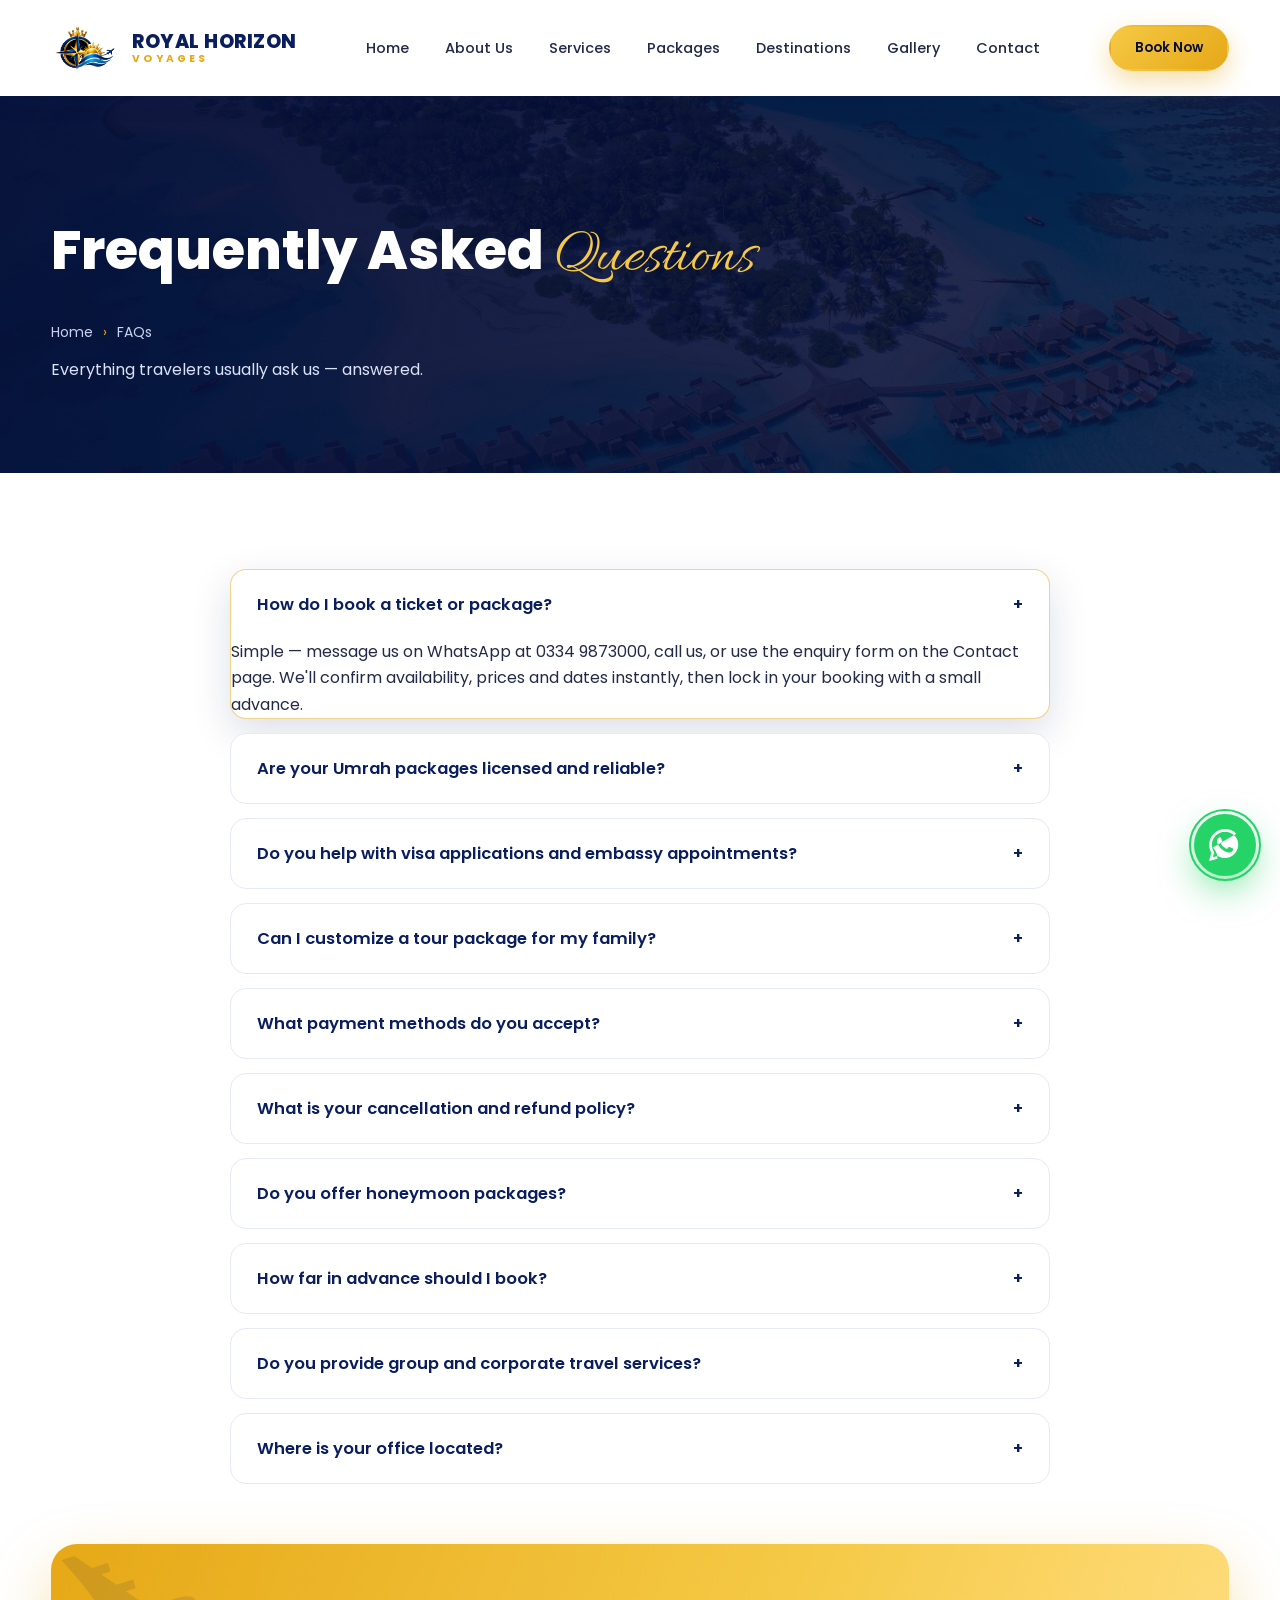
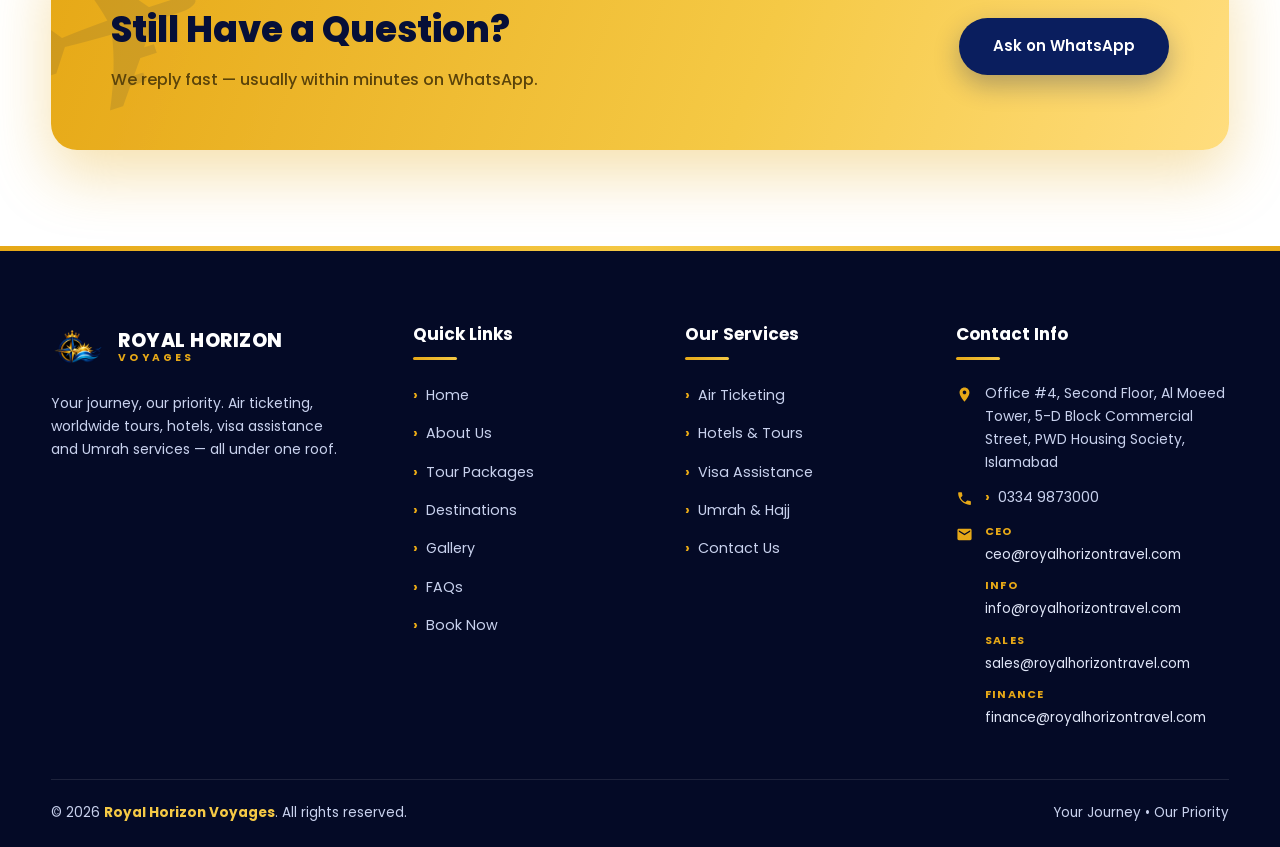
<file: faq.html>
<!DOCTYPE html>
<html lang="en">
<head>
<meta charset="UTF-8">
<meta name="viewport" content="width=device-width, initial-scale=1.0">
<title>FAQs — Royal Horizon Voyages</title>
<meta name="description" content="Frequently asked questions about bookings, visas, Umrah, payments and refunds at Royal Horizon Voyages.">
<link rel="preconnect" href="https://fonts.googleapis.com">
<link rel="preconnect" href="https://fonts.gstatic.com" crossorigin>
<link href="https://fonts.googleapis.com/css2?family=Poppins:wght@300;400;500;600;700;800&family=Allura&display=swap" rel="stylesheet">
<link rel="stylesheet" href="css/style.css?v=15">
<link rel="icon" type="image/png" href="assets/img/logo.png">
</head>
<body>

<div id="preloader">
  <svg class="loader-plane" viewBox="0 0 24 24" fill="#e6a817"><path d="M21 16v-2l-8-5V3.5c0-.83-.67-1.5-1.5-1.5S10 2.67 10 3.5V9l-8 5v2l8-2.5V19l-2 1.5V22l3.5-1 3.5 1v-1.5L13 19v-5.5l8 2.5z"/></svg>
  <div class="loader-bar"><span></span></div>
  <p>Royal Horizon</p>
</div>

<header class="site-header">
  <nav class="navbar">
    <div class="container nav-inner">
      <a class="brand" href="index.html">
        <img class="brand-logo" src="assets/img/logo.png" alt="Royal Horizon Voyages">
        <span class="brand-text"><strong>ROYAL HORIZON</strong><small>VOYAGES</small></span>
      </a>
      <button class="nav-toggle" id="navToggle" aria-label="Open menu"><span></span><span></span><span></span></button>
      <ul class="nav-links" id="navLinks">
        <li><a href="index.html">Home</a></li>
        <li><a href="about.html">About Us</a></li>
        <li><a href="services.html">Services</a></li>
        <li><a href="packages.html">Packages</a></li>
        <li><a href="destinations.html">Destinations</a></li>
        <li><a href="gallery.html">Gallery</a></li>
        <li><a href="contact.html">Contact</a></li>
      </ul>
      <a class="btn btn-gold btn-sm nav-cta open-booking" href="#booking">Book Now</a>
    </div>
  </nav>
</header>

<section class="page-hero">
  <div class="ph-bg" style="background-image:url('assets/img/hero-maldives.jpg')"></div>
  <div class="container">
    <h1>Frequently Asked <span class="script">Questions</span></h1>
    <div class="crumbs"><a href="index.html">Home</a><span class="sep">›</span><span>FAQs</span></div>
    <p class="ph-sub">Everything travelers usually ask us — answered.</p>
  </div>
</section>

<section class="sec">
  <div class="container">
    <div class="faq-wrap reveal">
      <div class="faq-item">
        <button class="faq-q">How do I book a ticket or package?<span>+</span></button>
        <div class="faq-a"><div class="faq-a-in">Simple — message us on WhatsApp at 0334 9873000, call us, or use the enquiry form on the Contact page. We'll confirm availability, prices and dates instantly, then lock in your booking with a small advance.</div></div>
      </div>
      <div class="faq-item">
        <button class="faq-q">Are your Umrah packages licensed and reliable?<span>+</span></button>
        <div class="faq-a"><div class="faq-a-in">Yes. Our Umrah services run through authorized arrangements — visa processing, Nusuk registration, hotels near Haram in Makkah and Madinah, transfers and full guidance. We share every detail in writing before you pay.</div></div>
      </div>
      <div class="faq-item">
        <button class="faq-q">Do you help with visa applications and embassy appointments?<span>+</span></button>
        <div class="faq-a"><div class="faq-a-in">Yes — we prepare your visa file, book your embassy appointment, and guide you for the interview where required. We cover Schengen, UK, USA, UAE, Turkey, Malaysia, Thailand and many more countries.</div></div>
      </div>
      <div class="faq-item">
        <button class="faq-q">Can I customize a tour package for my family?<span>+</span></button>
        <div class="faq-a"><div class="faq-a-in">Absolutely — that's our specialty. Tell us your destination, dates, group size and budget, and we'll build a customized itinerary with hotels, transport and sightseeing included.</div></div>
      </div>
      <div class="faq-item">
        <button class="faq-q">What payment methods do you accept?<span>+</span></button>
        <div class="faq-a"><div class="faq-a-in">Bank transfer, cash at our office, and major digital wallets. A partial advance confirms your booking; the balance is due before travel. Official receipts are issued for every payment.</div></div>
      </div>
      <div class="faq-item">
        <button class="faq-q">What is your cancellation and refund policy?<span>+</span></button>
        <div class="faq-a"><div class="faq-a-in">Refunds depend on airline and hotel policies, which we explain before you book. As a rule: cancel early and you get maximum refund; close to departure, airline and hotel penalties apply. We always fight for the best possible refund for you.</div></div>
      </div>
      <div class="faq-item">
        <button class="faq-q">Do you offer honeymoon packages?<span>+</span></button>
        <div class="faq-a"><div class="faq-a-in">Yes! Maldives, Bali, Dubai and Santorini are our most-loved honeymoon picks — with private villas, seaplane transfers, romantic dinners and complete privacy arrangements. Share your budget and we'll design it.</div></div>
      </div>
      <div class="faq-item">
        <button class="faq-q">How far in advance should I book?<span>+</span></button>
        <div class="faq-a"><div class="faq-a-in">For international trips and Umrah, 4–6 weeks ahead gets you the best fares and hotel choices. Domestic northern tours can be arranged with 1–2 weeks' notice in season — but earlier is always cheaper and smoother.</div></div>
      </div>
      <div class="faq-item">
        <button class="faq-q">Do you provide group and corporate travel services?<span>+</span></button>
        <div class="faq-a"><div class="faq-a-in">Yes — we handle corporate trips, student groups, and large family tours with dedicated coordinators, invoicing and special group rates.</div></div>
      </div>
      <div class="faq-item">
        <button class="faq-q">Where is your office located?<span>+</span></button>
        <div class="faq-a"><div class="faq-a-in">Office #4, Second Floor, Al Moeed Tower, 5-D Block Commercial Street, PWD Housing Society, Islamabad. We're open Monday to Saturday, 10:00 AM to 8:00 PM. Drop by for a cup of tea and a travel chat!</div></div>
      </div>
    </div>
    <div class="cta-strip reveal" style="margin-top:60px">
      <div>
        <h2>Still Have a Question?</h2>
        <p>We reply fast — usually within minutes on WhatsApp.</p>
      </div>
      <a class="btn btn-navy" href="https://wa.me/923349873000?text=Assalam-o-Alaikum!%20I%20have%20a%20question." target="_blank" rel="noopener">Ask on WhatsApp</a>
    </div>
  </div>
</section>

<footer>
  <div class="container foot-grid">
    <div class="foot-brand">
      <a class="brand" href="index.html">
        <img class="brand-logo" src="assets/img/logo.png" alt="Royal Horizon Voyages">
        <span class="brand-text"><strong>ROYAL HORIZON</strong><small>VOYAGES</small></span>
      </a>
      <p>Your journey, our priority. Air ticketing, worldwide tours, hotels, visa assistance and Umrah services — all under one roof.</p>
      
    </div>
    <div class="foot-col">
      <h4>Quick Links</h4>
      <ul>
        <li><a href="index.html">Home</a></li>
        <li><a href="about.html">About Us</a></li>
        <li><a href="packages.html">Tour Packages</a></li>
        <li><a href="destinations.html">Destinations</a></li>
        <li><a href="gallery.html">Gallery</a></li>
        <li><a href="faq.html">FAQs</a></li>
        <li><a href="#booking" class="open-booking">Book Now</a></li>
      </ul>
    </div>
    <div class="foot-col">
      <h4>Our Services</h4>
      <ul>
        <li><a href="services.html#ticketing">Air Ticketing</a></li>
        <li><a href="services.html#hotels">Hotels &amp; Tours</a></li>
        <li><a href="services.html#visa">Visa Assistance</a></li>
        <li><a href="services.html#umrah">Umrah &amp; Hajj</a></li>
        <li><a href="contact.html">Contact Us</a></li>
      </ul>
    </div>
    <div class="foot-col">
      <h4>Contact Info</h4>
      <ul class="foot-contact">
        <li><svg viewBox="0 0 24 24"><path d="M12 2C8.13 2 5 5.13 5 9c0 5.25 7 13 7 13s7-7.75 7-13c0-3.87-3.13-7-7-7zm0 9.5c-1.38 0-2.5-1.12-2.5-2.5S10.62 6.5 12 6.5s2.5 1.12 2.5 2.5S13.38 11.5 12 11.5z"/></svg><span>Office #4, Second Floor, Al Moeed Tower, 5-D Block Commercial Street, PWD Housing Society, Islamabad</span></li>
        <li><svg viewBox="0 0 24 24"><path d="M6.62 10.79c1.44 2.83 3.76 5.14 6.59 6.59l2.2-2.2c.27-.27.67-.36 1.02-.24 1.12.37 2.33.57 3.57.57.55 0 1 .45 1 1V20c0 .55-.45 1-1 1-9.39 0-17-7.61-17-17 0-.55.45-1 1-1h3.5c.55 0 1 .45 1 1 0 1.25.2 2.45.57 3.57.11.35.03.74-.25 1.02l-2.2 2.2z"/></svg><a href="tel:+923349873000">0334 9873000</a></li>
        <li><svg viewBox="0 0 24 24"><path d="M20 4H4c-1.1 0-2 .9-2 2v12c0 1.1.9 2 2 2h16c1.1 0 2-.9 2-2V6c0-1.1-.9-2-2-2zm0 4l-8 5-8-5V6l8 5 8-5v2z"/></svg><span class="foot-emails">
<span class="fem"><b>CEO</b><a href="mailto:ceo@royalhorizontravel.com">ceo@royalhorizontravel.com</a></span>
<span class="fem"><b>Info</b><a href="mailto:info@royalhorizontravel.com">info@royalhorizontravel.com</a></span>
<span class="fem"><b>Sales</b><a href="mailto:sales@royalhorizontravel.com">sales@royalhorizontravel.com</a></span>
<span class="fem"><b>Finance</b><a href="mailto:finance@royalhorizontravel.com">finance@royalhorizontravel.com</a></span>
</span></li>
      </ul>
    </div>
  </div>
  <div class="container foot-bottom">
    <span>© <span id="year">2026</span> <b>Royal Horizon Voyages</b>. All rights reserved.</span>
    <span>Your Journey • Our Priority</span>
  </div>
</footer>

<a class="wa-float" href="https://wa.me/923349873000?text=Assalam-o-Alaikum!%20I%20need%20travel%20assistance." target="_blank" rel="noopener" aria-label="Chat on WhatsApp">
  <svg viewBox="0 0 24 24"><path d="M17.472 14.382c-.297-.149-1.758-.867-2.03-.967-.273-.099-.471-.148-.67.15-.197.297-.767.966-.94 1.164-.173.199-.347.223-.644.075-.297-.15-1.255-.463-2.39-1.475-.883-.788-1.48-1.761-1.653-2.059-.173-.297-.018-.458.13-.606.134-.133.298-.347.446-.52.149-.174.198-.298.298-.497.099-.198.05-.371-.025-.52-.075-.149-.669-1.612-.916-2.207-.242-.579-.487-.5-.669-.51-.173-.008-.371-.01-.57-.01-.198 0-.52.074-.792.372-.272.297-1.04 1.016-1.04 2.479 0 1.462 1.065 2.875 1.213 3.074.149.198 2.096 3.2 5.077 4.487.709.306 1.262.489 1.694.625.712.227 1.36.195 1.871.118.571-.085 1.758-.719 2.006-1.413.248-.694.248-1.289.173-1.413-.074-.124-.272-.198-.57-.347m-5.421 7.403h-.004a9.87 9.87 0 01-5.031-1.378l-.361-.214-3.741.982.998-3.648-.235-.374a9.86 9.86 0 01-1.51-5.26c.001-5.45 4.436-9.884 9.888-9.884 2.64 0 5.122 1.03 6.988 2.898a9.825 9.825 0 012.893 6.994c-.003 5.45-4.437 9.884-9.885 9.884m8.413-18.297A11.815 11.815 0 0012.05 0C5.495 0 .16 5.335.157 11.892c0 2.096.547 4.142 1.588 5.945L.057 24l6.305-1.654a11.882 11.882 0 00-3.48-8.413z"/></svg>
</a>
<button class="to-top" id="toTop" aria-label="Back to top">↑</button>

<script src="js/main.js?v=3"></script>
<script src="js/booking-modal.js?v=3"></script>
</body>
</html>
</file>
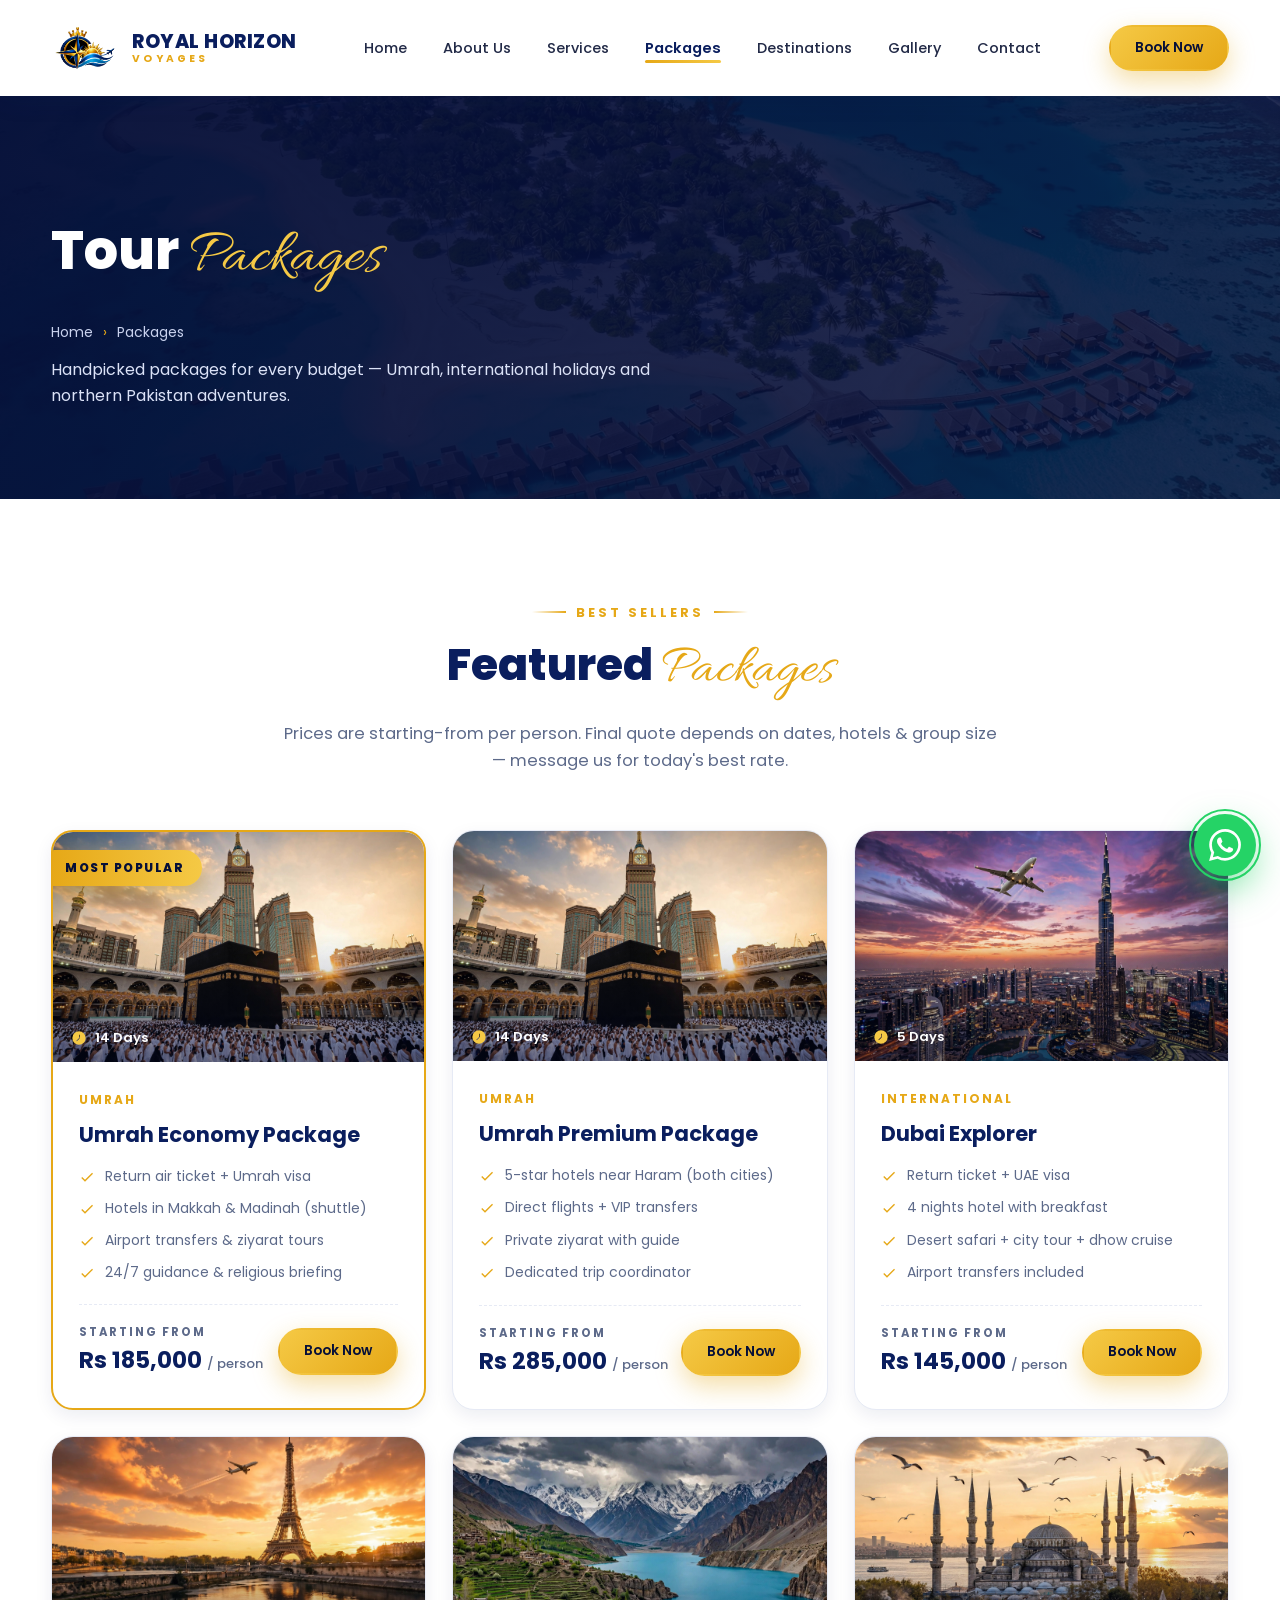
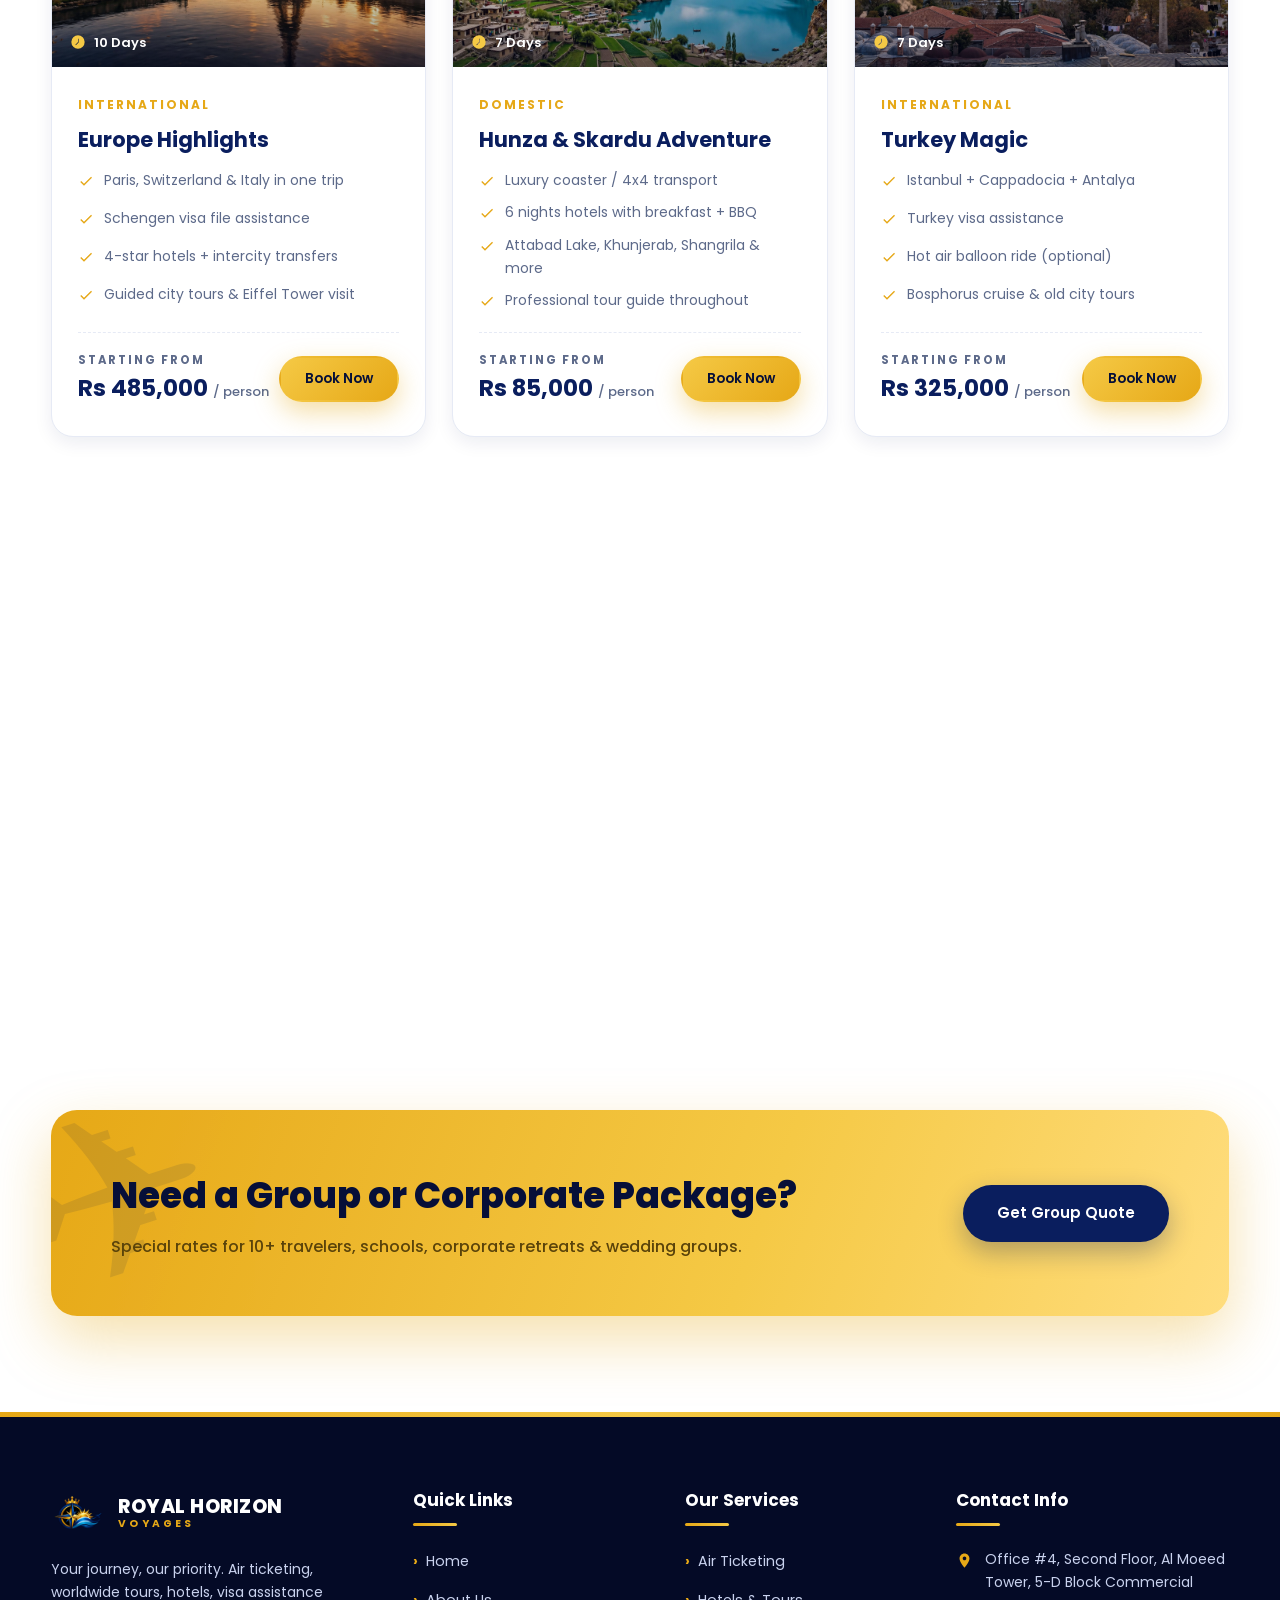
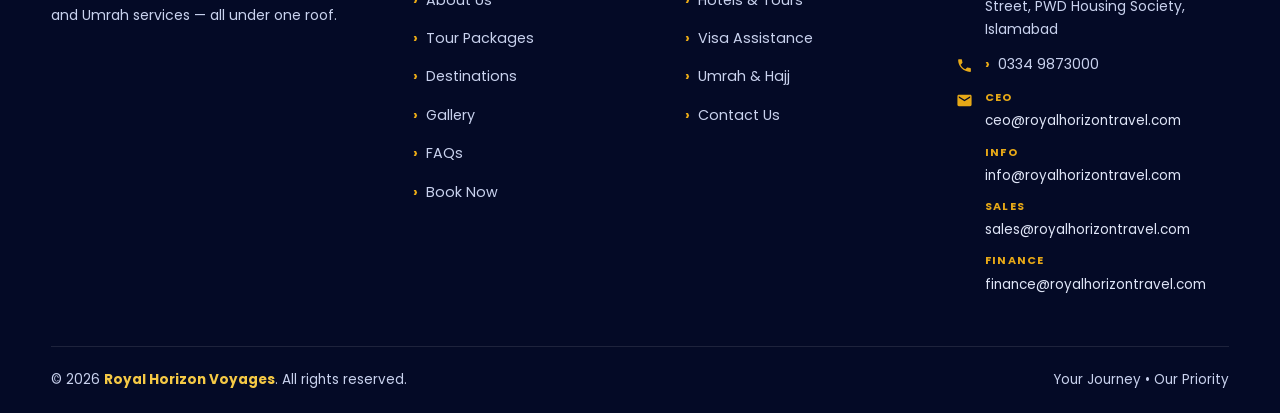
<file: packages.html>
<!DOCTYPE html>
<html lang="en">
<head>
<meta charset="UTF-8">
<meta name="viewport" content="width=device-width, initial-scale=1.0">
<title>Tour Packages — Royal Horizon Voyages</title>
<meta name="description" content="Umrah, Dubai, Europe, Turkey, Malaysia & Northern Pakistan tour packages by Royal Horizon Voyages. Enquire on WhatsApp: 0334 9873000.">
<link rel="preconnect" href="https://fonts.googleapis.com">
<link rel="preconnect" href="https://fonts.gstatic.com" crossorigin>
<link href="https://fonts.googleapis.com/css2?family=Poppins:wght@300;400;500;600;700;800&family=Allura&display=swap" rel="stylesheet">
<link rel="stylesheet" href="css/style.css?v=15">
<link rel="icon" type="image/png" href="assets/img/logo.png">
</head>
<body>

<div id="preloader">
  <svg class="loader-plane" viewBox="0 0 24 24" fill="#e6a817"><path d="M21 16v-2l-8-5V3.5c0-.83-.67-1.5-1.5-1.5S10 2.67 10 3.5V9l-8 5v2l8-2.5V19l-2 1.5V22l3.5-1 3.5 1v-1.5L13 19v-5.5l8 2.5z"/></svg>
  <div class="loader-bar"><span></span></div>
  <p>Royal Horizon</p>
</div>

<header class="site-header">
  <nav class="navbar">
    <div class="container nav-inner">
      <a class="brand" href="index.html">
        <img class="brand-logo" src="assets/img/logo.png" alt="Royal Horizon Voyages">
        <span class="brand-text"><strong>ROYAL HORIZON</strong><small>VOYAGES</small></span>
      </a>
      <button class="nav-toggle" id="navToggle" aria-label="Open menu"><span></span><span></span><span></span></button>
      <ul class="nav-links" id="navLinks">
        <li><a href="index.html">Home</a></li>
        <li><a href="about.html">About Us</a></li>
        <li><a href="services.html">Services</a></li>
        <li><a href="packages.html">Packages</a></li>
        <li><a href="destinations.html">Destinations</a></li>
        <li><a href="gallery.html">Gallery</a></li>
        <li><a href="contact.html">Contact</a></li>
      </ul>
      <a class="btn btn-gold btn-sm nav-cta open-booking" href="#booking">Book Now</a>
    </div>
  </nav>
</header>

<section class="page-hero">
  <div class="ph-bg" style="background-image:url('assets/img/hero-maldives.jpg')"></div>
  <div class="container">
    <h1>Tour <span class="script">Packages</span></h1>
    <div class="crumbs"><a href="index.html">Home</a><span class="sep">›</span><span>Packages</span></div>
    <p class="ph-sub">Handpicked packages for every budget — Umrah, international holidays and northern Pakistan adventures.</p>
  </div>
</section>

<section class="sec">
  <div class="container">
    <div class="sec-head reveal">
      <span class="sec-kicker">Best Sellers</span>
      <h2 class="sec-title">Featured <span class="script">Packages</span></h2>
      <p class="sec-sub">Prices are starting-from per person. Final quote depends on dates, hotels &amp; group size — message us for today's best rate.</p>
    </div>
    <div class="pkg-grid">

      <div class="pkg-card feat reveal">
        <span class="pkg-flag">Most Popular</span>
        <div class="pkg-img"><img src="assets/img/hero-makkah.jpg" alt="Umrah Package"><span class="pkg-days"><svg viewBox="0 0 24 24"><path d="M12 2a10 10 0 100 20 10 10 0 000-20zm1 10.59l-4.24 4.25-.7-.71L12 12.17V7h1v5.59z"/></svg>14 Days</span></div>
        <div class="pkg-body">
          <small>Umrah</small>
          <h3>Umrah Economy Package</h3>
          <ul class="pkg-feats">
            <li><svg viewBox="0 0 24 24"><path d="M9 16.17L4.83 12l-1.42 1.41L9 19 21 7l-1.41-1.41z"/></svg>Return air ticket + Umrah visa</li>
            <li><svg viewBox="0 0 24 24"><path d="M9 16.17L4.83 12l-1.42 1.41L9 19 21 7l-1.41-1.41z"/></svg>Hotels in Makkah &amp; Madinah (shuttle)</li>
            <li><svg viewBox="0 0 24 24"><path d="M9 16.17L4.83 12l-1.42 1.41L9 19 21 7l-1.41-1.41z"/></svg>Airport transfers &amp; ziyarat tours</li>
            <li><svg viewBox="0 0 24 24"><path d="M9 16.17L4.83 12l-1.42 1.41L9 19 21 7l-1.41-1.41z"/></svg>24/7 guidance &amp; religious briefing</li>
          </ul>
          <div class="pkg-foot">
            <div class="pkg-price"><small>Starting from</small><b>Rs 185,000 <i>/ person</i></b></div>
            <a class="btn btn-gold btn-sm open-booking" href="#booking" data-package="Umrah Economy Package">Book Now</a>
          </div>
        </div>
      </div>

      <div class="pkg-card reveal reveal-d1">
        <div class="pkg-img"><img src="assets/img/hero-makkah.jpg" alt="Umrah Premium"><span class="pkg-days"><svg viewBox="0 0 24 24"><path d="M12 2a10 10 0 100 20 10 10 0 000-20zm1 10.59l-4.24 4.25-.7-.71L12 12.17V7h1v5.59z"/></svg>14 Days</span></div>
        <div class="pkg-body">
          <small>Umrah</small>
          <h3>Umrah Premium Package</h3>
          <ul class="pkg-feats">
            <li><svg viewBox="0 0 24 24"><path d="M9 16.17L4.83 12l-1.42 1.41L9 19 21 7l-1.41-1.41z"/></svg>5-star hotels near Haram (both cities)</li>
            <li><svg viewBox="0 0 24 24"><path d="M9 16.17L4.83 12l-1.42 1.41L9 19 21 7l-1.41-1.41z"/></svg>Direct flights + VIP transfers</li>
            <li><svg viewBox="0 0 24 24"><path d="M9 16.17L4.83 12l-1.42 1.41L9 19 21 7l-1.41-1.41z"/></svg>Private ziyarat with guide</li>
            <li><svg viewBox="0 0 24 24"><path d="M9 16.17L4.83 12l-1.42 1.41L9 19 21 7l-1.41-1.41z"/></svg>Dedicated trip coordinator</li>
          </ul>
          <div class="pkg-foot">
            <div class="pkg-price"><small>Starting from</small><b>Rs 285,000 <i>/ person</i></b></div>
            <a class="btn btn-gold btn-sm open-booking" href="#booking" data-package="Umrah Premium Package">Book Now</a>
          </div>
        </div>
      </div>

      <div class="pkg-card reveal reveal-d2">
        <div class="pkg-img"><img src="assets/img/hero-dubai.jpg" alt="Dubai Package"><span class="pkg-days"><svg viewBox="0 0 24 24"><path d="M12 2a10 10 0 100 20 10 10 0 000-20zm1 10.59l-4.24 4.25-.7-.71L12 12.17V7h1v5.59z"/></svg>5 Days</span></div>
        <div class="pkg-body">
          <small>International</small>
          <h3>Dubai Explorer</h3>
          <ul class="pkg-feats">
            <li><svg viewBox="0 0 24 24"><path d="M9 16.17L4.83 12l-1.42 1.41L9 19 21 7l-1.41-1.41z"/></svg>Return ticket + UAE visa</li>
            <li><svg viewBox="0 0 24 24"><path d="M9 16.17L4.83 12l-1.42 1.41L9 19 21 7l-1.41-1.41z"/></svg>4 nights hotel with breakfast</li>
            <li><svg viewBox="0 0 24 24"><path d="M9 16.17L4.83 12l-1.42 1.41L9 19 21 7l-1.41-1.41z"/></svg>Desert safari + city tour + dhow cruise</li>
            <li><svg viewBox="0 0 24 24"><path d="M9 16.17L4.83 12l-1.42 1.41L9 19 21 7l-1.41-1.41z"/></svg>Airport transfers included</li>
          </ul>
          <div class="pkg-foot">
            <div class="pkg-price"><small>Starting from</small><b>Rs 145,000 <i>/ person</i></b></div>
            <a class="btn btn-gold btn-sm open-booking" href="#booking" data-package="Dubai Explorer Package">Book Now</a>
          </div>
        </div>
      </div>

      <div class="pkg-card reveal">
        <div class="pkg-img"><img src="assets/img/hero-paris.jpg" alt="Europe Package"><span class="pkg-days"><svg viewBox="0 0 24 24"><path d="M12 2a10 10 0 100 20 10 10 0 000-20zm1 10.59l-4.24 4.25-.7-.71L12 12.17V7h1v5.59z"/></svg>10 Days</span></div>
        <div class="pkg-body">
          <small>International</small>
          <h3>Europe Highlights</h3>
          <ul class="pkg-feats">
            <li><svg viewBox="0 0 24 24"><path d="M9 16.17L4.83 12l-1.42 1.41L9 19 21 7l-1.41-1.41z"/></svg>Paris, Switzerland &amp; Italy in one trip</li>
            <li><svg viewBox="0 0 24 24"><path d="M9 16.17L4.83 12l-1.42 1.41L9 19 21 7l-1.41-1.41z"/></svg>Schengen visa file assistance</li>
            <li><svg viewBox="0 0 24 24"><path d="M9 16.17L4.83 12l-1.42 1.41L9 19 21 7l-1.41-1.41z"/></svg>4-star hotels + intercity transfers</li>
            <li><svg viewBox="0 0 24 24"><path d="M9 16.17L4.83 12l-1.42 1.41L9 19 21 7l-1.41-1.41z"/></svg>Guided city tours &amp; Eiffel Tower visit</li>
          </ul>
          <div class="pkg-foot">
            <div class="pkg-price"><small>Starting from</small><b>Rs 485,000 <i>/ person</i></b></div>
            <a class="btn btn-gold btn-sm open-booking" href="#booking" data-package="Europe Highlights Package">Book Now</a>
          </div>
        </div>
      </div>

      <div class="pkg-card reveal reveal-d1">
        <div class="pkg-img"><img src="assets/img/hero-hunza.jpg" alt="Hunza Skardu Package"><span class="pkg-days"><svg viewBox="0 0 24 24"><path d="M12 2a10 10 0 100 20 10 10 0 000-20zm1 10.59l-4.24 4.25-.7-.71L12 12.17V7h1v5.59z"/></svg>7 Days</span></div>
        <div class="pkg-body">
          <small>Domestic</small>
          <h3>Hunza &amp; Skardu Adventure</h3>
          <ul class="pkg-feats">
            <li><svg viewBox="0 0 24 24"><path d="M9 16.17L4.83 12l-1.42 1.41L9 19 21 7l-1.41-1.41z"/></svg>Luxury coaster / 4x4 transport</li>
            <li><svg viewBox="0 0 24 24"><path d="M9 16.17L4.83 12l-1.42 1.41L9 19 21 7l-1.41-1.41z"/></svg>6 nights hotels with breakfast + BBQ</li>
            <li><svg viewBox="0 0 24 24"><path d="M9 16.17L4.83 12l-1.42 1.41L9 19 21 7l-1.41-1.41z"/></svg>Attabad Lake, Khunjerab, Shangrila &amp; more</li>
            <li><svg viewBox="0 0 24 24"><path d="M9 16.17L4.83 12l-1.42 1.41L9 19 21 7l-1.41-1.41z"/></svg>Professional tour guide throughout</li>
          </ul>
          <div class="pkg-foot">
            <div class="pkg-price"><small>Starting from</small><b>Rs 85,000 <i>/ person</i></b></div>
            <a class="btn btn-gold btn-sm open-booking" href="#booking" data-package="Hunza Skardu Package">Book Now</a>
          </div>
        </div>
      </div>

      <div class="pkg-card reveal reveal-d2">
        <div class="pkg-img"><img src="assets/img/dest-istanbul.jpg" alt="Turkey Package"><span class="pkg-days"><svg viewBox="0 0 24 24"><path d="M12 2a10 10 0 100 20 10 10 0 000-20zm1 10.59l-4.24 4.25-.7-.71L12 12.17V7h1v5.59z"/></svg>7 Days</span></div>
        <div class="pkg-body">
          <small>International</small>
          <h3>Turkey Magic</h3>
          <ul class="pkg-feats">
            <li><svg viewBox="0 0 24 24"><path d="M9 16.17L4.83 12l-1.42 1.41L9 19 21 7l-1.41-1.41z"/></svg>Istanbul + Cappadocia + Antalya</li>
            <li><svg viewBox="0 0 24 24"><path d="M9 16.17L4.83 12l-1.42 1.41L9 19 21 7l-1.41-1.41z"/></svg>Turkey visa assistance</li>
            <li><svg viewBox="0 0 24 24"><path d="M9 16.17L4.83 12l-1.42 1.41L9 19 21 7l-1.41-1.41z"/></svg>Hot air balloon ride (optional)</li>
            <li><svg viewBox="0 0 24 24"><path d="M9 16.17L4.83 12l-1.42 1.41L9 19 21 7l-1.41-1.41z"/></svg>Bosphorus cruise &amp; old city tours</li>
          </ul>
          <div class="pkg-foot">
            <div class="pkg-price"><small>Starting from</small><b>Rs 325,000 <i>/ person</i></b></div>
            <a class="btn btn-gold btn-sm open-booking" href="#booking" data-package="Turkey Magic Package">Book Now</a>
          </div>
        </div>
      </div>

      <div class="pkg-card reveal">
        <div class="pkg-img"><img src="assets/img/dest-kl.jpg" alt="Malaysia Singapore"><span class="pkg-days"><svg viewBox="0 0 24 24"><path d="M12 2a10 10 0 100 20 10 10 0 000-20zm1 10.59l-4.24 4.25-.7-.71L12 12.17V7h1v5.59z"/></svg>6 Days</span></div>
        <div class="pkg-body">
          <small>International</small>
          <h3>Malaysia + Singapore</h3>
          <ul class="pkg-feats">
            <li><svg viewBox="0 0 24 24"><path d="M9 16.17L4.83 12l-1.42 1.41L9 19 21 7l-1.41-1.41z"/></svg>Kuala Lumpur + Genting + Singapore</li>
            <li><svg viewBox="0 0 24 24"><path d="M9 16.17L4.83 12l-1.42 1.41L9 19 21 7l-1.41-1.41z"/></svg>Both country visas arranged</li>
            <li><svg viewBox="0 0 24 24"><path d="M9 16.17L4.83 12l-1.42 1.41L9 19 21 7l-1.41-1.41z"/></svg>Sentosa Island &amp; city tours</li>
            <li><svg viewBox="0 0 24 24"><path d="M9 16.17L4.83 12l-1.42 1.41L9 19 21 7l-1.41-1.41z"/></svg>4-star hotels with breakfast</li>
          </ul>
          <div class="pkg-foot">
            <div class="pkg-price"><small>Starting from</small><b>Rs 215,000 <i>/ person</i></b></div>
            <a class="btn btn-gold btn-sm open-booking" href="#booking" data-package="Malaysia Singapore Package">Book Now</a>
          </div>
        </div>
      </div>

      <div class="pkg-card reveal reveal-d1">
        <div class="pkg-img"><img src="assets/img/hero-maldives.jpg" alt="Maldives Honeymoon"><span class="pkg-days"><svg viewBox="0 0 24 24"><path d="M12 2a10 10 0 100 20 10 10 0 000-20zm1 10.59l-4.24 4.25-.7-.71L12 12.17V7h1v5.59z"/></svg>5 Days</span></div>
        <div class="pkg-body">
          <small>Honeymoon</small>
          <h3>Maldives Honeymoon</h3>
          <ul class="pkg-feats">
            <li><svg viewBox="0 0 24 24"><path d="M9 16.17L4.83 12l-1.42 1.41L9 19 21 7l-1.41-1.41z"/></svg>Overwater / beach villa stay</li>
            <li><svg viewBox="0 0 24 24"><path d="M9 16.17L4.83 12l-1.42 1.41L9 19 21 7l-1.41-1.41z"/></svg>Seaplane transfers &amp; speedboat</li>
            <li><svg viewBox="0 0 24 24"><path d="M9 16.17L4.83 12l-1.42 1.41L9 19 21 7l-1.41-1.41z"/></svg>Candlelight dinner + snorkeling trip</li>
            <li><svg viewBox="0 0 24 24"><path d="M9 16.17L4.83 12l-1.42 1.41L9 19 21 7l-1.41-1.41z"/></svg>All transfers &amp; green tax included</li>
          </ul>
          <div class="pkg-foot">
            <div class="pkg-price"><small>Starting from</small><b>Rs 395,000 <i>/ couple</i></b></div>
            <a class="btn btn-gold btn-sm open-booking" href="#booking" data-package="Maldives Honeymoon Package">Book Now</a>
          </div>
        </div>
      </div>

      <div class="pkg-card reveal reveal-d2">
        <div class="pkg-img"><img src="assets/img/dest-santorini.jpg" alt="Custom Package"><span class="pkg-days"><svg viewBox="0 0 24 24"><path d="M12 2a10 10 0 100 20 10 10 0 000-20zm1 10.59l-4.24 4.25-.7-.71L12 12.17V7h1v5.59z"/></svg>Flexible</span></div>
        <div class="pkg-body">
          <small>Custom</small>
          <h3>Design Your Own Trip</h3>
          <ul class="pkg-feats">
            <li><svg viewBox="0 0 24 24"><path d="M9 16.17L4.83 12l-1.42 1.41L9 19 21 7l-1.41-1.41z"/></svg>Your destination, dates &amp; budget</li>
            <li><svg viewBox="0 0 24 24"><path d="M9 16.17L4.83 12l-1.42 1.41L9 19 21 7l-1.41-1.41z"/></svg>Personal itinerary designer</li>
            <li><svg viewBox="0 0 24 24"><path d="M9 16.17L4.83 12l-1.42 1.41L9 19 21 7l-1.41-1.41z"/></svg>Hotels, tickets, visa — all arranged</li>
            <li><svg viewBox="0 0 24 24"><path d="M9 16.17L4.83 12l-1.42 1.41L9 19 21 7l-1.41-1.41z"/></svg>Free consultation, no obligation</li>
          </ul>
          <div class="pkg-foot">
            <div class="pkg-price"><small>Quote</small><b>On Request</b></div>
            <a class="btn btn-gold btn-sm open-booking" href="#booking" data-package="Customized Trip">Book Now</a>
          </div>
        </div>
      </div>

    </div>

    <div class="cta-strip reveal" style="margin-top:70px">
      <div>
        <h2>Need a Group or Corporate Package?</h2>
        <p>Special rates for 10+ travelers, schools, corporate retreats &amp; wedding groups.</p>
      </div>
      <a class="btn btn-navy" href="https://wa.me/923349873000?text=Assalam-o-Alaikum!%20I%20need%20a%20group%20package%20quote." target="_blank" rel="noopener">Get Group Quote</a>
    </div>
  </div>
</section>

<footer>
  <div class="container foot-grid">
    <div class="foot-brand">
      <a class="brand" href="index.html">
        <img class="brand-logo" src="assets/img/logo.png" alt="Royal Horizon Voyages">
        <span class="brand-text"><strong>ROYAL HORIZON</strong><small>VOYAGES</small></span>
      </a>
      <p>Your journey, our priority. Air ticketing, worldwide tours, hotels, visa assistance and Umrah services — all under one roof.</p>
      
    </div>
    <div class="foot-col">
      <h4>Quick Links</h4>
      <ul>
        <li><a href="index.html">Home</a></li>
        <li><a href="about.html">About Us</a></li>
        <li><a href="packages.html">Tour Packages</a></li>
        <li><a href="destinations.html">Destinations</a></li>
        <li><a href="gallery.html">Gallery</a></li>
        <li><a href="faq.html">FAQs</a></li>
        <li><a href="#booking" class="open-booking">Book Now</a></li>
      </ul>
    </div>
    <div class="foot-col">
      <h4>Our Services</h4>
      <ul>
        <li><a href="services.html#ticketing">Air Ticketing</a></li>
        <li><a href="services.html#hotels">Hotels &amp; Tours</a></li>
        <li><a href="services.html#visa">Visa Assistance</a></li>
        <li><a href="services.html#umrah">Umrah &amp; Hajj</a></li>
        <li><a href="contact.html">Contact Us</a></li>
      </ul>
    </div>
    <div class="foot-col">
      <h4>Contact Info</h4>
      <ul class="foot-contact">
        <li><svg viewBox="0 0 24 24"><path d="M12 2C8.13 2 5 5.13 5 9c0 5.25 7 13 7 13s7-7.75 7-13c0-3.87-3.13-7-7-7zm0 9.5c-1.38 0-2.5-1.12-2.5-2.5S10.62 6.5 12 6.5s2.5 1.12 2.5 2.5S13.38 11.5 12 11.5z"/></svg><span>Office #4, Second Floor, Al Moeed Tower, 5-D Block Commercial Street, PWD Housing Society, Islamabad</span></li>
        <li><svg viewBox="0 0 24 24"><path d="M6.62 10.79c1.44 2.83 3.76 5.14 6.59 6.59l2.2-2.2c.27-.27.67-.36 1.02-.24 1.12.37 2.33.57 3.57.57.55 0 1 .45 1 1V20c0 .55-.45 1-1 1-9.39 0-17-7.61-17-17 0-.55.45-1 1-1h3.5c.55 0 1 .45 1 1 0 1.25.2 2.45.57 3.57.11.35.03.74-.25 1.02l-2.2 2.2z"/></svg><a href="tel:+923349873000">0334 9873000</a></li>
        <li><svg viewBox="0 0 24 24"><path d="M20 4H4c-1.1 0-2 .9-2 2v12c0 1.1.9 2 2 2h16c1.1 0 2-.9 2-2V6c0-1.1-.9-2-2-2zm0 4l-8 5-8-5V6l8 5 8-5v2z"/></svg><span class="foot-emails">
<span class="fem"><b>CEO</b><a href="mailto:ceo@royalhorizontravel.com">ceo@royalhorizontravel.com</a></span>
<span class="fem"><b>Info</b><a href="mailto:info@royalhorizontravel.com">info@royalhorizontravel.com</a></span>
<span class="fem"><b>Sales</b><a href="mailto:sales@royalhorizontravel.com">sales@royalhorizontravel.com</a></span>
<span class="fem"><b>Finance</b><a href="mailto:finance@royalhorizontravel.com">finance@royalhorizontravel.com</a></span>
</span></li>
      </ul>
    </div>
  </div>
  <div class="container foot-bottom">
    <span>© <span id="year">2026</span> <b>Royal Horizon Voyages</b>. All rights reserved.</span>
    <span>Your Journey • Our Priority</span>
  </div>
</footer>

<a class="wa-float" href="https://wa.me/923349873000?text=Assalam-o-Alaikum!%20I%20need%20travel%20assistance." target="_blank" rel="noopener" aria-label="Chat on WhatsApp">
  <svg viewBox="0 0 24 24"><path d="M17.472 14.382c-.297-.149-1.758-.867-2.03-.967-.273-.099-.471-.148-.67.15-.197.297-.767.966-.94 1.164-.173.199-.347.223-.644.075-.297-.15-1.255-.463-2.39-1.475-.883-.788-1.48-1.761-1.653-2.059-.173-.297-.018-.458.13-.606.134-.133.298-.347.446-.52.149-.174.198-.298.298-.497.099-.198.05-.371-.025-.52-.075-.149-.669-1.612-.916-2.207-.242-.579-.487-.5-.669-.51-.173-.008-.371-.01-.57-.01-.198 0-.52.074-.792.372-.272.297-1.04 1.016-1.04 2.479 0 1.462 1.065 2.875 1.213 3.074.149.198 2.096 3.2 5.077 4.487.709.306 1.262.489 1.694.625.712.227 1.36.195 1.871.118.571-.085 1.758-.719 2.006-1.413.248-.694.248-1.289.173-1.413-.074-.124-.272-.198-.57-.347m-5.421 7.403h-.004a9.87 9.87 0 01-5.031-1.378l-.361-.214-3.741.982.998-3.648-.235-.374a9.86 9.86 0 01-1.51-5.26c.001-5.45 4.436-9.884 9.888-9.884 2.64 0 5.122 1.03 6.988 2.898a9.825 9.825 0 012.893 6.994c-.003 5.45-4.437 9.884-9.885 9.884m8.413-18.297A11.815 11.815 0 0012.05 0C5.495 0 .16 5.335.157 11.892c0 2.096.547 4.142 1.588 5.945L.057 24l6.305-1.654a11.882 11.882 0 005.683 1.448h.005c6.554 0 11.89-5.335 11.893-11.893a11.821 11.821 0 00-3.48-8.413z"/></svg>
</a>
<button class="to-top" id="toTop" aria-label="Back to top">↑</button>

<script src="js/main.js?v=3"></script>
<script src="js/booking-modal.js?v=3"></script>
</body>
</html>
</file>
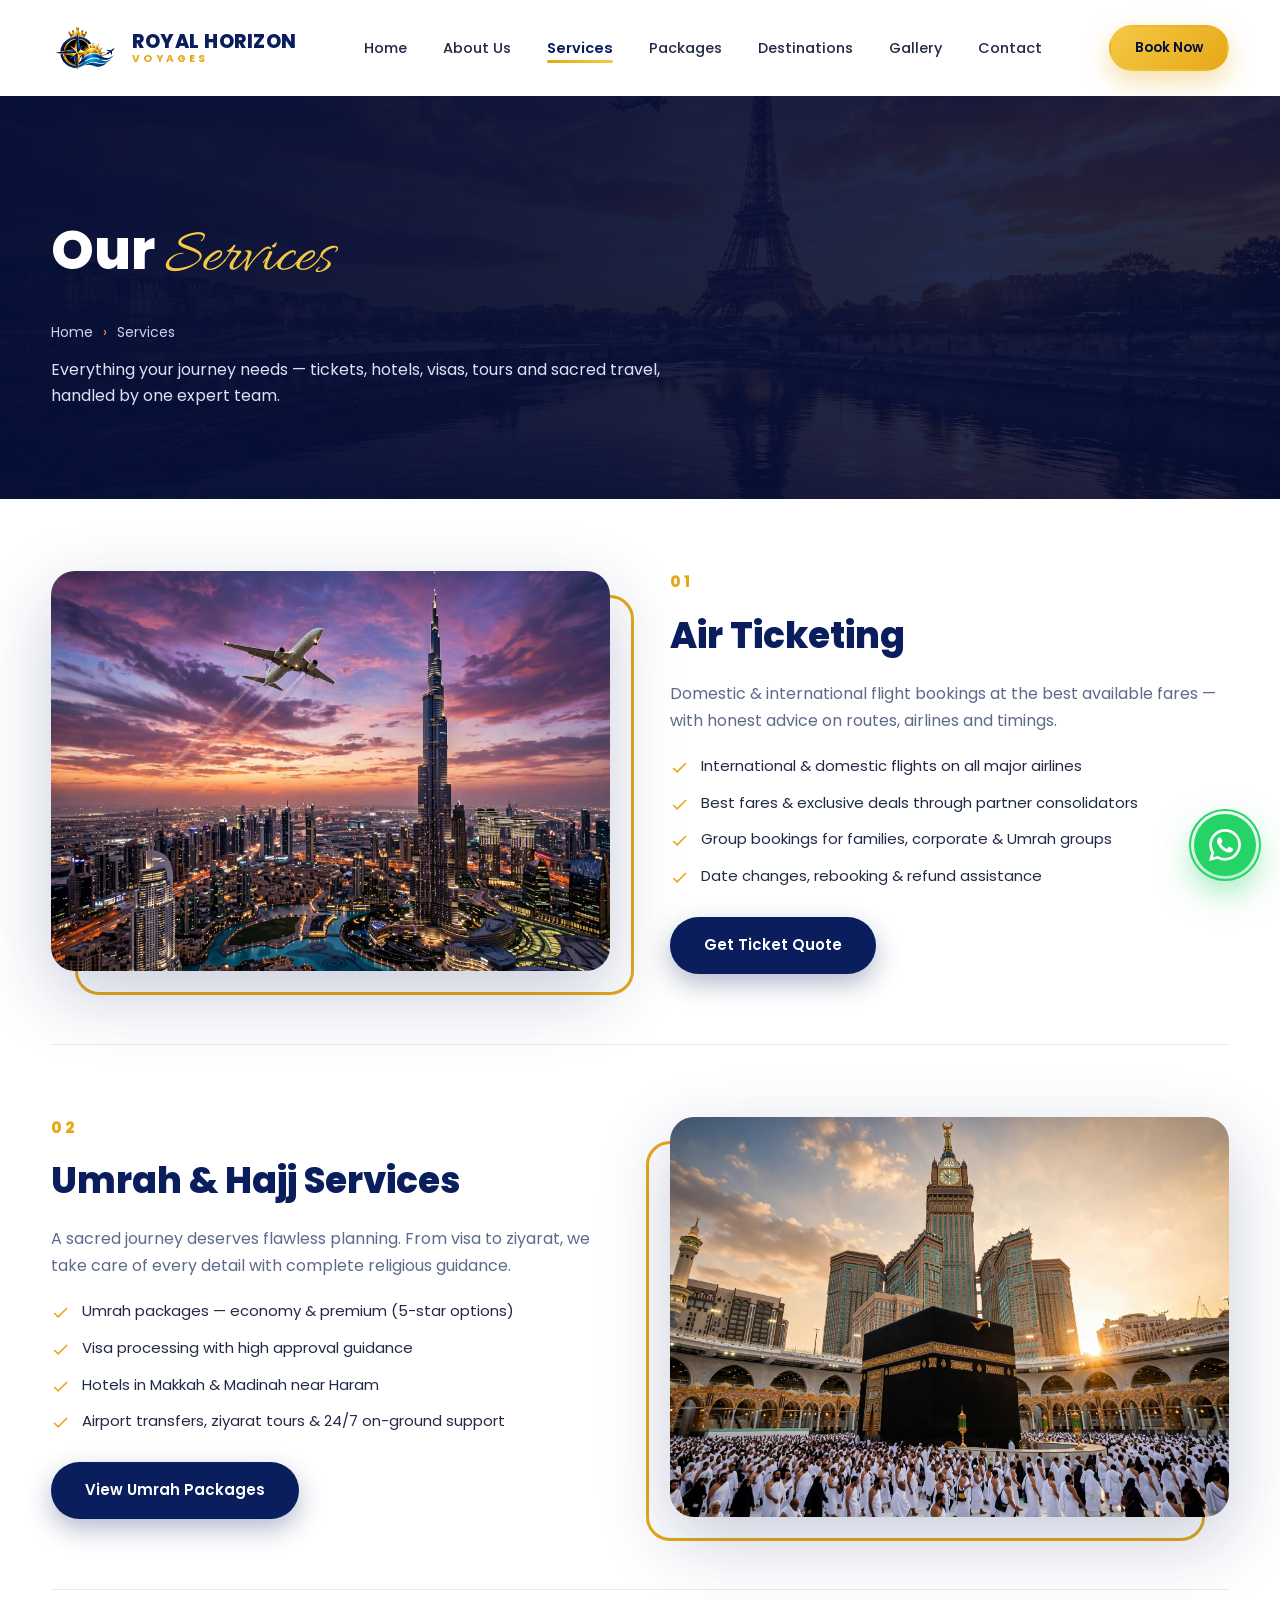
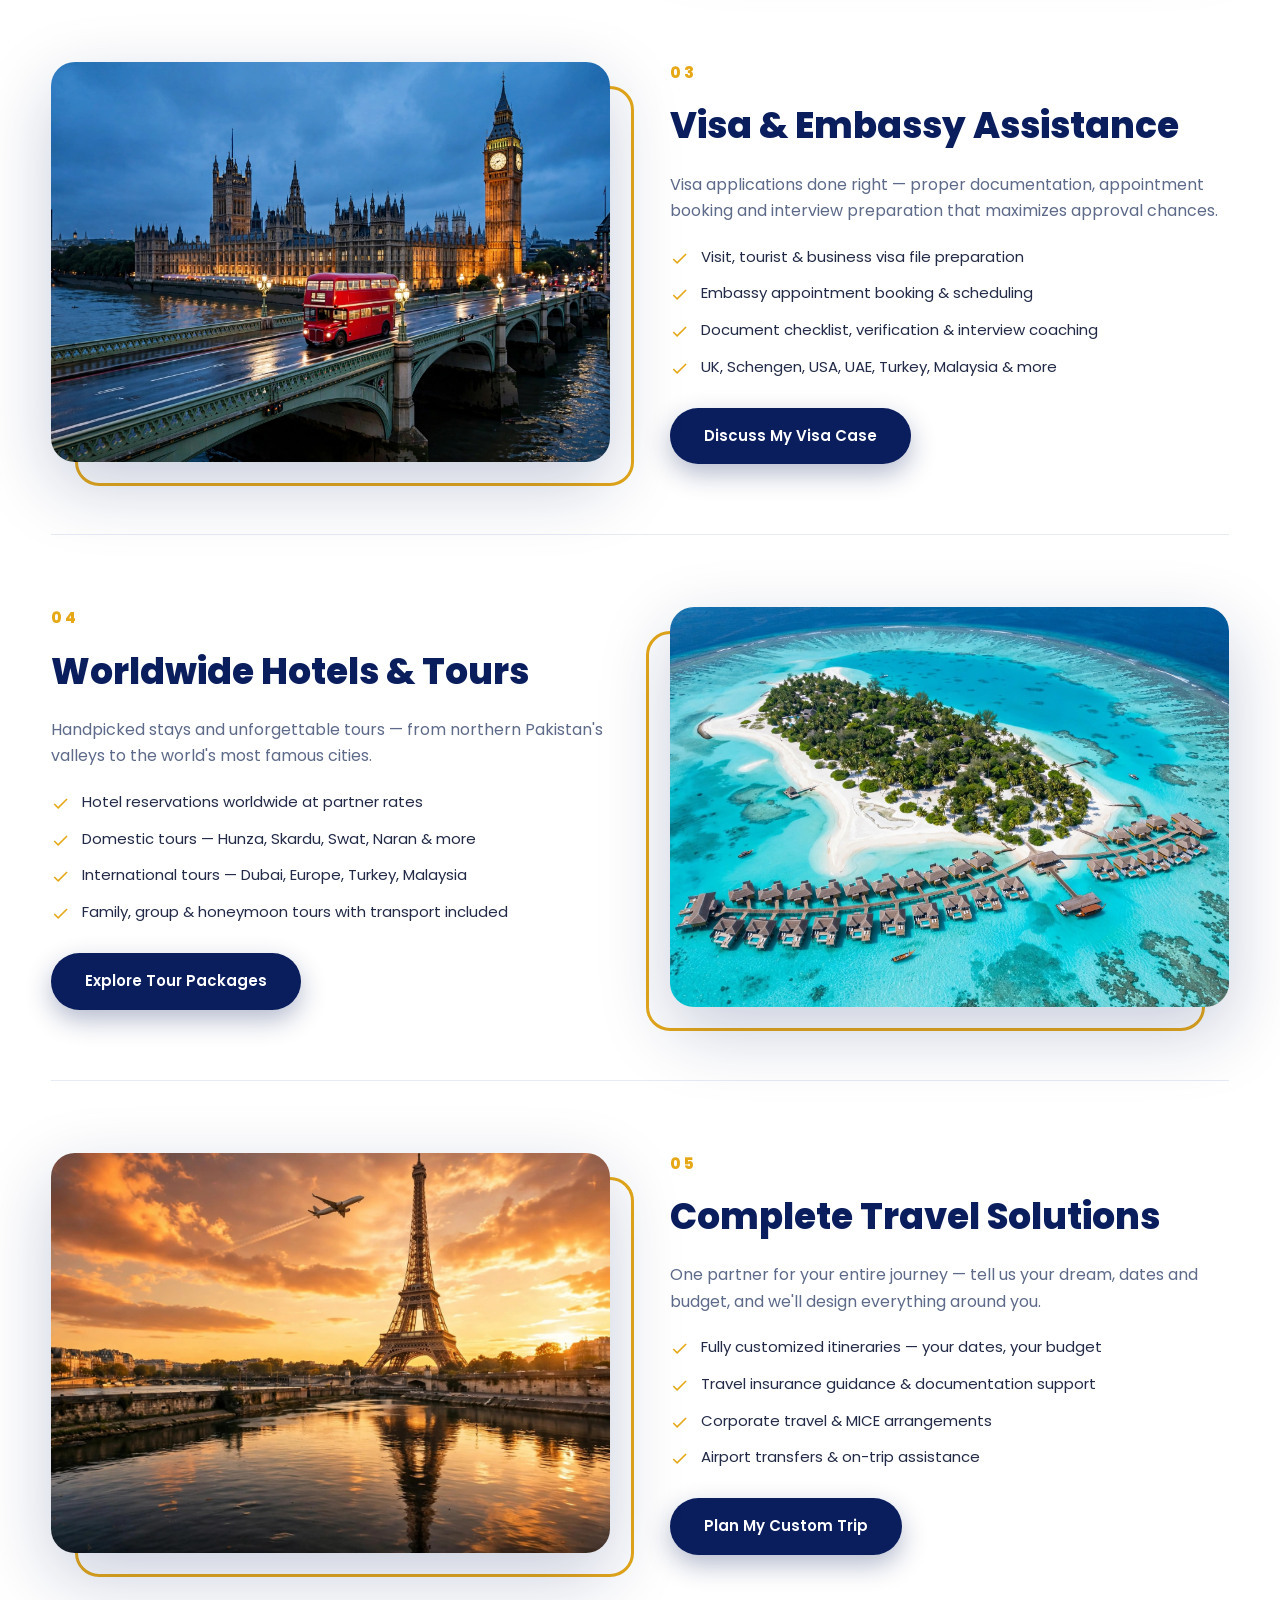
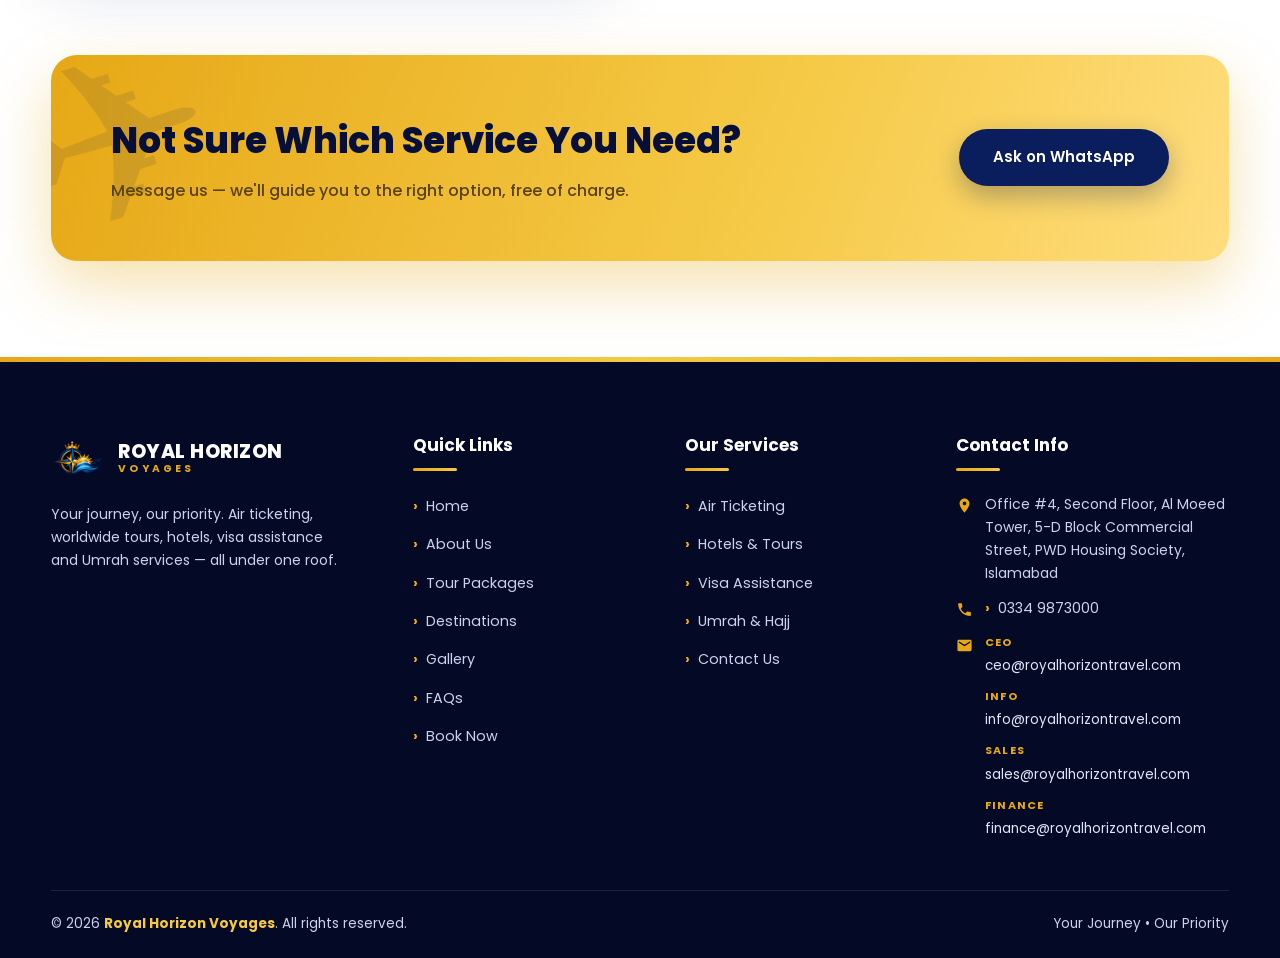
<file: services.html>
<!DOCTYPE html>
<html lang="en">
<head>
<meta charset="UTF-8">
<meta name="viewport" content="width=device-width, initial-scale=1.0">
<title>Our Services — Royal Horizon Voyages</title>
<meta name="description" content="Air ticketing, worldwide hotels & tours, visa & embassy assistance, Umrah & Hajj services and complete travel solutions by Royal Horizon Voyages, Islamabad.">
<link rel="preconnect" href="https://fonts.googleapis.com">
<link rel="preconnect" href="https://fonts.gstatic.com" crossorigin>
<link href="https://fonts.googleapis.com/css2?family=Poppins:wght@300;400;500;600;700;800&family=Allura&display=swap" rel="stylesheet">
<link rel="stylesheet" href="css/style.css?v=15">
<link rel="icon" type="image/png" href="assets/img/logo.png">
<style>
.svc-detail{display:grid;grid-template-columns:1fr 1fr;gap:60px;align-items:center;padding:70px 0}
.svc-detail.flip .svc-d-img{order:2}
.svc-d-img{position:relative}
.svc-d-img img{border-radius:24px;box-shadow:var(--shadow-lg);height:400px;width:100%;object-fit:cover}
.svc-d-img::before{content:"";position:absolute;inset:24px -24px -24px 24px;border:3px solid var(--gold);border-radius:24px;z-index:-1}
.svc-detail.flip .svc-d-img::before{inset:24px 24px -24px -24px}
.svc-d-txt .n{font-size:15px;font-weight:800;color:var(--gold);letter-spacing:3px}
.svc-d-txt h2{color:var(--navy);font-size:clamp(26px,3.4vw,36px);font-weight:800;margin:10px 0 16px}
.svc-d-txt p{color:var(--muted);margin-bottom:20px}
.svc-d-txt ul{display:grid;gap:12px;margin-bottom:28px}
.svc-d-txt ul li{display:flex;gap:12px;align-items:flex-start;font-size:15px}
.svc-d-txt ul svg{width:19px;height:19px;fill:var(--gold);flex:none;margin-top:4px}
.svc-sep{border:0;border-top:1px solid var(--line)}
@media(max-width:900px){.svc-detail,.svc-detail.flip .svc-d-img{grid-template-columns:1fr;order:0}.svc-detail.flip .svc-d-img{order:0}.svc-d-img::before{display:none}}
</style>
</head>
<body>

<div id="preloader">
  <svg class="loader-plane" viewBox="0 0 24 24" fill="#e6a817"><path d="M21 16v-2l-8-5V3.5c0-.83-.67-1.5-1.5-1.5S10 2.67 10 3.5V9l-8 5v2l8-2.5V19l-2 1.5V22l3.5-1 3.5 1v-1.5L13 19v-5.5l8 2.5z"/></svg>
  <div class="loader-bar"><span></span></div>
  <p>Royal Horizon</p>
</div>

<header class="site-header">
  <nav class="navbar">
    <div class="container nav-inner">
      <a class="brand" href="index.html">
        <img class="brand-logo" src="assets/img/logo.png" alt="Royal Horizon Voyages">
        <span class="brand-text"><strong>ROYAL HORIZON</strong><small>VOYAGES</small></span>
      </a>
      <button class="nav-toggle" id="navToggle" aria-label="Open menu"><span></span><span></span><span></span></button>
      <ul class="nav-links" id="navLinks">
        <li><a href="index.html">Home</a></li>
        <li><a href="about.html">About Us</a></li>
        <li><a href="services.html">Services</a></li>
        <li><a href="packages.html">Packages</a></li>
        <li><a href="destinations.html">Destinations</a></li>
        <li><a href="gallery.html">Gallery</a></li>
        <li><a href="contact.html">Contact</a></li>
      </ul>
      <a class="btn btn-gold btn-sm nav-cta open-booking" href="#booking">Book Now</a>
    </div>
  </nav>
</header>

<section class="page-hero">
  <div class="ph-bg" style="background-image:url('assets/img/hero-paris.jpg')"></div>
  <div class="container">
    <h1>Our <span class="script">Services</span></h1>
    <div class="crumbs"><a href="index.html">Home</a><span class="sep">›</span><span>Services</span></div>
    <p class="ph-sub">Everything your journey needs — tickets, hotels, visas, tours and sacred travel, handled by one expert team.</p>
  </div>
</section>

<div class="container">

  <!-- 1 Ticketing -->
  <div class="svc-detail" id="ticketing">
    <div class="svc-d-img reveal"><img src="assets/img/hero-dubai.jpg" alt="Air ticketing"></div>
    <div class="svc-d-txt reveal reveal-d1">
      <span class="n">01</span>
      <h2>Air Ticketing</h2>
      <p>Domestic &amp; international flight bookings at the best available fares — with honest advice on routes, airlines and timings.</p>
      <ul>
        <li><svg viewBox="0 0 24 24"><path d="M9 16.17L4.83 12l-1.42 1.41L9 19 21 7l-1.41-1.41z"/></svg>International &amp; domestic flights on all major airlines</li>
        <li><svg viewBox="0 0 24 24"><path d="M9 16.17L4.83 12l-1.42 1.41L9 19 21 7l-1.41-1.41z"/></svg>Best fares &amp; exclusive deals through partner consolidators</li>
        <li><svg viewBox="0 0 24 24"><path d="M9 16.17L4.83 12l-1.42 1.41L9 19 21 7l-1.41-1.41z"/></svg>Group bookings for families, corporate &amp; Umrah groups</li>
        <li><svg viewBox="0 0 24 24"><path d="M9 16.17L4.83 12l-1.42 1.41L9 19 21 7l-1.41-1.41z"/></svg>Date changes, rebooking &amp; refund assistance</li>
      </ul>
      <a class="btn btn-navy" href="https://wa.me/923349873000?text=Assalam-o-Alaikum!%20I%20need%20a%20flight%20ticket%20quote." target="_blank" rel="noopener">Get Ticket Quote</a>
    </div>
  </div>
  <hr class="svc-sep">

  <!-- 2 Umrah -->
  <div class="svc-detail flip" id="umrah">
    <div class="svc-d-img reveal"><img src="assets/img/hero-makkah.jpg" alt="Umrah and Hajj services"></div>
    <div class="svc-d-txt reveal reveal-d1">
      <span class="n">02</span>
      <h2>Umrah &amp; Hajj Services</h2>
      <p>A sacred journey deserves flawless planning. From visa to ziyarat, we take care of every detail with complete religious guidance.</p>
      <ul>
        <li><svg viewBox="0 0 24 24"><path d="M9 16.17L4.83 12l-1.42 1.41L9 19 21 7l-1.41-1.41z"/></svg>Umrah packages — economy &amp; premium (5-star options)</li>
        <li><svg viewBox="0 0 24 24"><path d="M9 16.17L4.83 12l-1.42 1.41L9 19 21 7l-1.41-1.41z"/></svg>Visa processing with high approval guidance</li>
        <li><svg viewBox="0 0 24 24"><path d="M9 16.17L4.83 12l-1.42 1.41L9 19 21 7l-1.41-1.41z"/></svg>Hotels in Makkah &amp; Madinah near Haram</li>
        <li><svg viewBox="0 0 24 24"><path d="M9 16.17L4.83 12l-1.42 1.41L9 19 21 7l-1.41-1.41z"/></svg>Airport transfers, ziyarat tours &amp; 24/7 on-ground support</li>
      </ul>
      <a class="btn btn-navy" href="packages.html">View Umrah Packages</a>
    </div>
  </div>
  <hr class="svc-sep">

  <!-- 3 Visa -->
  <div class="svc-detail" id="visa">
    <div class="svc-d-img reveal"><img src="assets/img/dest-london.jpg" alt="Visa assistance"></div>
    <div class="svc-d-txt reveal reveal-d1">
      <span class="n">03</span>
      <h2>Visa &amp; Embassy Assistance</h2>
      <p>Visa applications done right — proper documentation, appointment booking and interview preparation that maximizes approval chances.</p>
      <ul>
        <li><svg viewBox="0 0 24 24"><path d="M9 16.17L4.83 12l-1.42 1.41L9 19 21 7l-1.41-1.41z"/></svg>Visit, tourist &amp; business visa file preparation</li>
        <li><svg viewBox="0 0 24 24"><path d="M9 16.17L4.83 12l-1.42 1.41L9 19 21 7l-1.41-1.41z"/></svg>Embassy appointment booking &amp; scheduling</li>
        <li><svg viewBox="0 0 24 24"><path d="M9 16.17L4.83 12l-1.42 1.41L9 19 21 7l-1.41-1.41z"/></svg>Document checklist, verification &amp; interview coaching</li>
        <li><svg viewBox="0 0 24 24"><path d="M9 16.17L4.83 12l-1.42 1.41L9 19 21 7l-1.41-1.41z"/></svg>UK, Schengen, USA, UAE, Turkey, Malaysia &amp; more</li>
      </ul>
      <a class="btn btn-navy" href="https://wa.me/923349873000?text=Assalam-o-Alaikum!%20I%20need%20visa%20assistance." target="_blank" rel="noopener">Discuss My Visa Case</a>
    </div>
  </div>
  <hr class="svc-sep">

  <!-- 4 Hotels & Tours -->
  <div class="svc-detail flip" id="hotels">
    <div class="svc-d-img reveal"><img src="assets/img/hero-maldives.jpg" alt="Hotels and tours"></div>
    <div class="svc-d-txt reveal reveal-d1">
      <span class="n">04</span>
      <h2>Worldwide Hotels &amp; Tours</h2>
      <p>Handpicked stays and unforgettable tours — from northern Pakistan's valleys to the world's most famous cities.</p>
      <ul>
        <li><svg viewBox="0 0 24 24"><path d="M9 16.17L4.83 12l-1.42 1.41L9 19 21 7l-1.41-1.41z"/></svg>Hotel reservations worldwide at partner rates</li>
        <li><svg viewBox="0 0 24 24"><path d="M9 16.17L4.83 12l-1.42 1.41L9 19 21 7l-1.41-1.41z"/></svg>Domestic tours — Hunza, Skardu, Swat, Naran &amp; more</li>
        <li><svg viewBox="0 0 24 24"><path d="M9 16.17L4.83 12l-1.42 1.41L9 19 21 7l-1.41-1.41z"/></svg>International tours — Dubai, Europe, Turkey, Malaysia</li>
        <li><svg viewBox="0 0 24 24"><path d="M9 16.17L4.83 12l-1.42 1.41L9 19 21 7l-1.41-1.41z"/></svg>Family, group &amp; honeymoon tours with transport included</li>
      </ul>
      <a class="btn btn-navy" href="packages.html">Explore Tour Packages</a>
    </div>
  </div>
  <hr class="svc-sep">

  <!-- 5 Complete solutions -->
  <div class="svc-detail" id="custom">
    <div class="svc-d-img reveal"><img src="assets/img/hero-paris.jpg" alt="Complete travel solutions"></div>
    <div class="svc-d-txt reveal reveal-d1">
      <span class="n">05</span>
      <h2>Complete Travel Solutions</h2>
      <p>One partner for your entire journey — tell us your dream, dates and budget, and we'll design everything around you.</p>
      <ul>
        <li><svg viewBox="0 0 24 24"><path d="M9 16.17L4.83 12l-1.42 1.41L9 19 21 7l-1.41-1.41z"/></svg>Fully customized itineraries — your dates, your budget</li>
        <li><svg viewBox="0 0 24 24"><path d="M9 16.17L4.83 12l-1.42 1.41L9 19 21 7l-1.41-1.41z"/></svg>Travel insurance guidance &amp; documentation support</li>
        <li><svg viewBox="0 0 24 24"><path d="M9 16.17L4.83 12l-1.42 1.41L9 19 21 7l-1.41-1.41z"/></svg>Corporate travel &amp; MICE arrangements</li>
        <li><svg viewBox="0 0 24 24"><path d="M9 16.17L4.83 12l-1.42 1.41L9 19 21 7l-1.41-1.41z"/></svg>Airport transfers &amp; on-trip assistance</li>
      </ul>
      <a class="btn btn-navy" href="contact.html">Plan My Custom Trip</a>
    </div>
  </div>

</div>

<section class="sec" style="padding-top:30px">
  <div class="container">
    <div class="cta-strip reveal">
      <div>
        <h2>Not Sure Which Service You Need?</h2>
        <p>Message us — we'll guide you to the right option, free of charge.</p>
      </div>
      <a class="btn btn-navy" href="https://wa.me/923349873000?text=Assalam-o-Alaikum!%20Please%20guide%20me%20about%20your%20services." target="_blank" rel="noopener">Ask on WhatsApp</a>
    </div>
  </div>
</section>

<footer>
  <div class="container foot-grid">
    <div class="foot-brand">
      <a class="brand" href="index.html">
        <img class="brand-logo" src="assets/img/logo.png" alt="Royal Horizon Voyages">
        <span class="brand-text"><strong>ROYAL HORIZON</strong><small>VOYAGES</small></span>
      </a>
      <p>Your journey, our priority. Air ticketing, worldwide tours, hotels, visa assistance and Umrah services — all under one roof.</p>
      
    </div>
    <div class="foot-col">
      <h4>Quick Links</h4>
      <ul>
        <li><a href="index.html">Home</a></li>
        <li><a href="about.html">About Us</a></li>
        <li><a href="packages.html">Tour Packages</a></li>
        <li><a href="destinations.html">Destinations</a></li>
        <li><a href="gallery.html">Gallery</a></li>
        <li><a href="faq.html">FAQs</a></li>
        <li><a href="#booking" class="open-booking">Book Now</a></li>
      </ul>
    </div>
    <div class="foot-col">
      <h4>Our Services</h4>
      <ul>
        <li><a href="services.html#ticketing">Air Ticketing</a></li>
        <li><a href="services.html#hotels">Hotels &amp; Tours</a></li>
        <li><a href="services.html#visa">Visa Assistance</a></li>
        <li><a href="services.html#umrah">Umrah &amp; Hajj</a></li>
        <li><a href="contact.html">Contact Us</a></li>
      </ul>
    </div>
    <div class="foot-col">
      <h4>Contact Info</h4>
      <ul class="foot-contact">
        <li><svg viewBox="0 0 24 24"><path d="M12 2C8.13 2 5 5.13 5 9c0 5.25 7 13 7 13s7-7.75 7-13c0-3.87-3.13-7-7-7zm0 9.5c-1.38 0-2.5-1.12-2.5-2.5S10.62 6.5 12 6.5s2.5 1.12 2.5 2.5S13.38 11.5 12 11.5z"/></svg><span>Office #4, Second Floor, Al Moeed Tower, 5-D Block Commercial Street, PWD Housing Society, Islamabad</span></li>
        <li><svg viewBox="0 0 24 24"><path d="M6.62 10.79c1.44 2.83 3.76 5.14 6.59 6.59l2.2-2.2c.27-.27.67-.36 1.02-.24 1.12.37 2.33.57 3.57.57.55 0 1 .45 1 1V20c0 .55-.45 1-1 1-9.39 0-17-7.61-17-17 0-.55.45-1 1-1h3.5c.55 0 1 .45 1 1 0 1.25.2 2.45.57 3.57.11.35.03.74-.25 1.02l-2.2 2.2z"/></svg><a href="tel:+923349873000">0334 9873000</a></li>
        <li><svg viewBox="0 0 24 24"><path d="M20 4H4c-1.1 0-2 .9-2 2v12c0 1.1.9 2 2 2h16c1.1 0 2-.9 2-2V6c0-1.1-.9-2-2-2zm0 4l-8 5-8-5V6l8 5 8-5v2z"/></svg><span class="foot-emails">
<span class="fem"><b>CEO</b><a href="mailto:ceo@royalhorizontravel.com">ceo@royalhorizontravel.com</a></span>
<span class="fem"><b>Info</b><a href="mailto:info@royalhorizontravel.com">info@royalhorizontravel.com</a></span>
<span class="fem"><b>Sales</b><a href="mailto:sales@royalhorizontravel.com">sales@royalhorizontravel.com</a></span>
<span class="fem"><b>Finance</b><a href="mailto:finance@royalhorizontravel.com">finance@royalhorizontravel.com</a></span>
</span></li>
      </ul>
    </div>
  </div>
  <div class="container foot-bottom">
    <span>© <span id="year">2026</span> <b>Royal Horizon Voyages</b>. All rights reserved.</span>
    <span>Your Journey • Our Priority</span>
  </div>
</footer>

<a class="wa-float" href="https://wa.me/923349873000?text=Assalam-o-Alaikum!%20I%20need%20travel%20assistance." target="_blank" rel="noopener" aria-label="Chat on WhatsApp">
  <svg viewBox="0 0 24 24"><path d="M17.472 14.382c-.297-.149-1.758-.867-2.03-.967-.273-.099-.471-.148-.67.15-.197.297-.767.966-.94 1.164-.173.199-.347.223-.644.075-.297-.15-1.255-.463-2.39-1.475-.883-.788-1.48-1.761-1.653-2.059-.173-.297-.018-.458.13-.606.134-.133.298-.347.446-.52.149-.174.198-.298.298-.497.099-.198.05-.371-.025-.52-.075-.149-.669-1.612-.916-2.207-.242-.579-.487-.5-.669-.51-.173-.008-.371-.01-.57-.01-.198 0-.52.074-.792.372-.272.297-1.04 1.016-1.04 2.479 0 1.462 1.065 2.875 1.213 3.074.149.198 2.096 3.2 5.077 4.487.709.306 1.262.489 1.694.625.712.227 1.36.195 1.871.118.571-.085 1.758-.719 2.006-1.413.248-.694.248-1.289.173-1.413-.074-.124-.272-.198-.57-.347m-5.421 7.403h-.004a9.87 9.87 0 01-5.031-1.378l-.361-.214-3.741.982.998-3.648-.235-.374a9.86 9.86 0 01-1.51-5.26c.001-5.45 4.436-9.884 9.888-9.884 2.64 0 5.122 1.03 6.988 2.898a9.825 9.825 0 012.893 6.994c-.003 5.45-4.437 9.884-9.885 9.884m8.413-18.297A11.815 11.815 0 0012.05 0C5.495 0 .16 5.335.157 11.892c0 2.096.547 4.142 1.588 5.945L.057 24l6.305-1.654a11.882 11.882 0 005.683 1.448h.005c6.554 0 11.89-5.335 11.893-11.893a11.821 11.821 0 00-3.48-8.413z"/></svg>
</a>
<button class="to-top" id="toTop" aria-label="Back to top">↑</button>

<script src="js/main.js?v=3"></script>
<script src="js/booking-modal.js?v=3"></script>
</body>
</html>
</file>
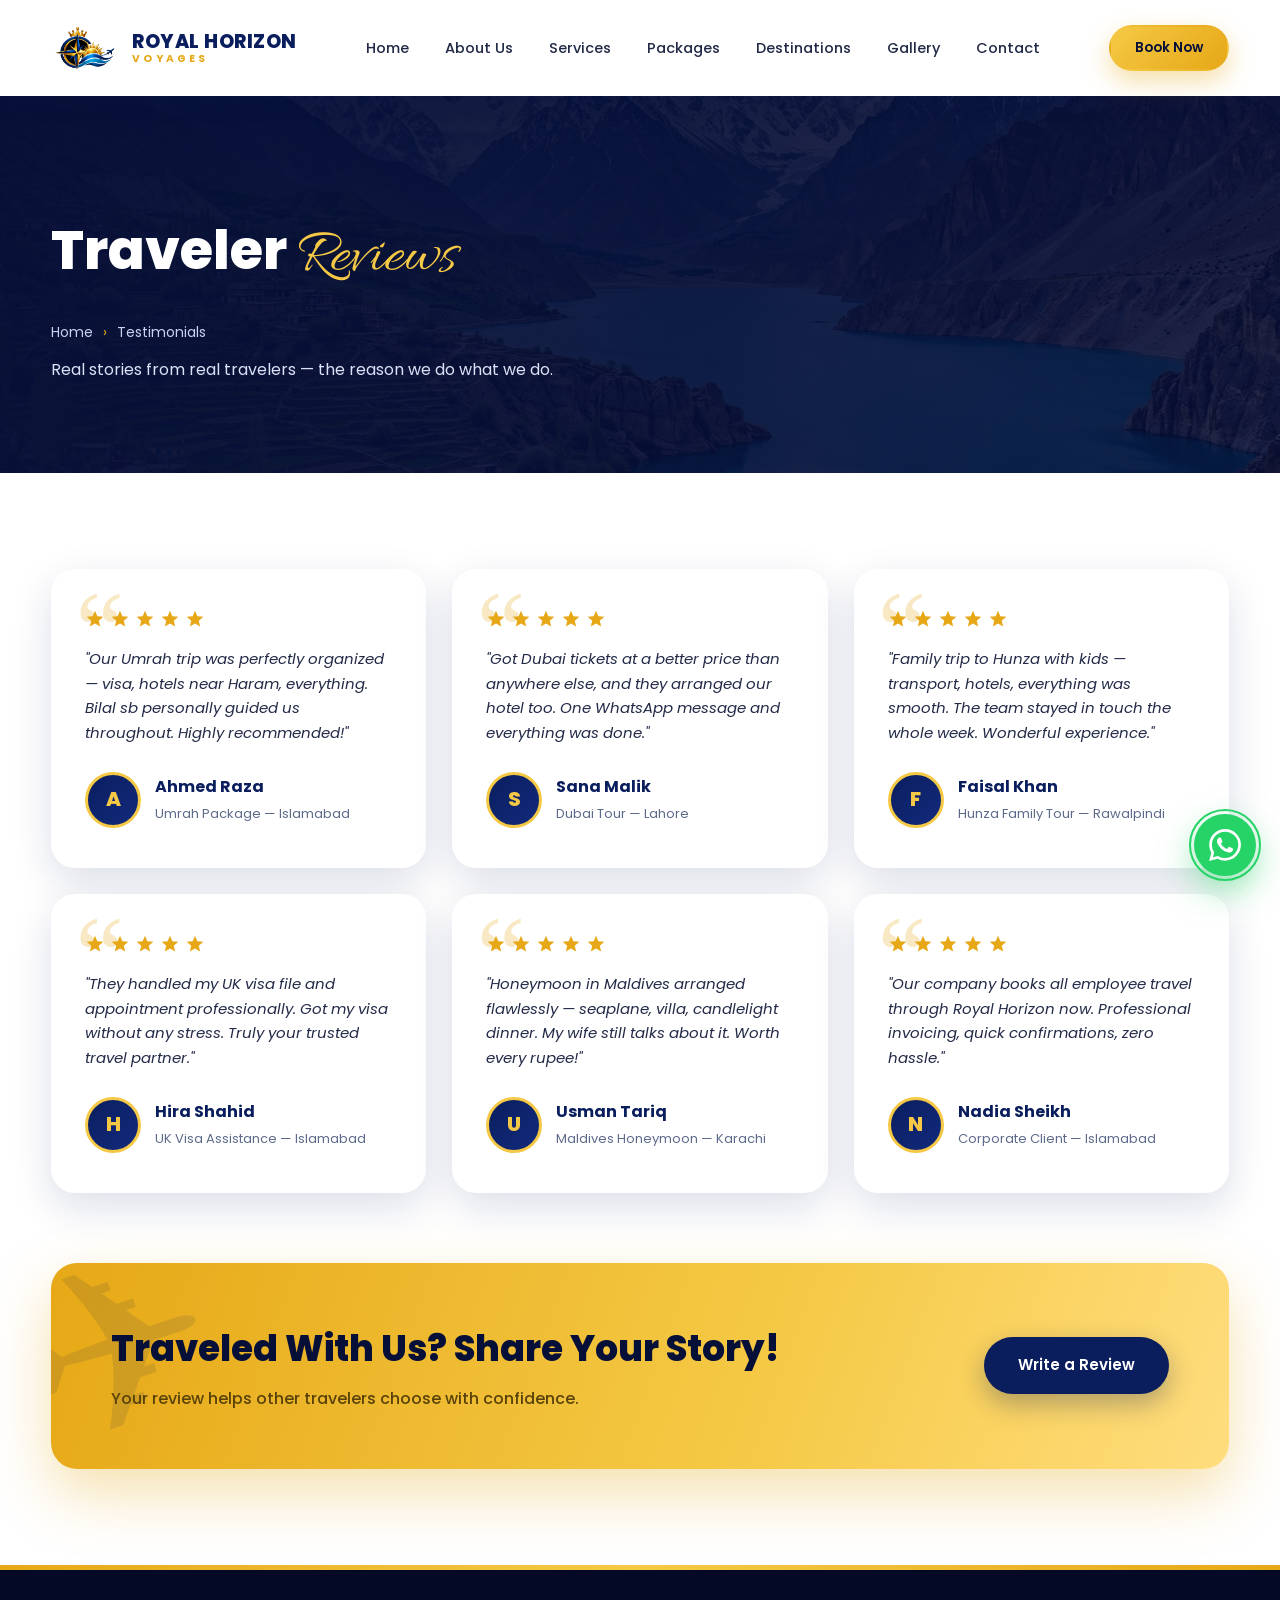
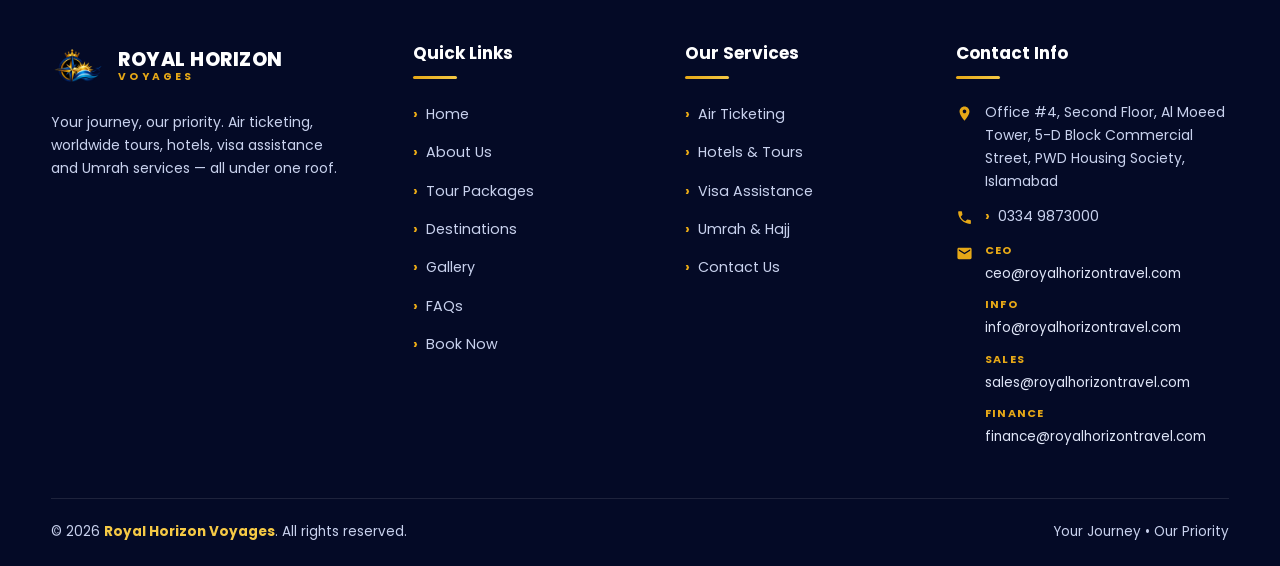
<file: testimonials.html>
<!DOCTYPE html>
<html lang="en">
<head>
<meta charset="UTF-8">
<meta name="viewport" content="width=device-width, initial-scale=1.0">
<title>Testimonials — Royal Horizon Voyages</title>
<meta name="description" content="Customer reviews of Royal Horizon Voyages — Umrah, Dubai, Hunza tours and visa services.">
<link rel="preconnect" href="https://fonts.googleapis.com">
<link rel="preconnect" href="https://fonts.gstatic.com" crossorigin>
<link href="https://fonts.googleapis.com/css2?family=Poppins:wght@300;400;500;600;700;800&family=Allura&display=swap" rel="stylesheet">
<link rel="stylesheet" href="css/style.css?v=15">
<link rel="icon" type="image/png" href="assets/img/logo.png">
<style>
.rev-grid{display:grid;grid-template-columns:repeat(3,1fr);gap:26px}
.rev-grid .testi-card{padding:40px 34px;text-align:left}
.rev-grid .testi-card::before{left:24px}
.rev-grid .stars{justify-content:flex-start}
.rev-grid .testi-who{justify-content:flex-start}
.rev-grid .testi-card p{font-size:15px}
@media(max-width:1020px){.rev-grid{grid-template-columns:repeat(2,1fr)}}
@media(max-width:680px){.rev-grid{grid-template-columns:1fr}}
</style>
</head>
<body>

<div id="preloader">
  <svg class="loader-plane" viewBox="0 0 24 24" fill="#e6a817"><path d="M21 16v-2l-8-5V3.5c0-.83-.67-1.5-1.5-1.5S10 2.67 10 3.5V9l-8 5v2l8-2.5V19l-2 1.5V22l3.5-1 3.5 1v-1.5L13 19v-5.5l8 2.5z"/></svg>
  <div class="loader-bar"><span></span></div>
  <p>Royal Horizon</p>
</div>

<header class="site-header">
  <nav class="navbar">
    <div class="container nav-inner">
      <a class="brand" href="index.html">
        <img class="brand-logo" src="assets/img/logo.png" alt="Royal Horizon Voyages">
        <span class="brand-text"><strong>ROYAL HORIZON</strong><small>VOYAGES</small></span>
      </a>
      <button class="nav-toggle" id="navToggle" aria-label="Open menu"><span></span><span></span><span></span></button>
      <ul class="nav-links" id="navLinks">
        <li><a href="index.html">Home</a></li>
        <li><a href="about.html">About Us</a></li>
        <li><a href="services.html">Services</a></li>
        <li><a href="packages.html">Packages</a></li>
        <li><a href="destinations.html">Destinations</a></li>
        <li><a href="gallery.html">Gallery</a></li>
        <li><a href="contact.html">Contact</a></li>
      </ul>
      <a class="btn btn-gold btn-sm nav-cta open-booking" href="#booking">Book Now</a>
    </div>
  </nav>
</header>

<section class="page-hero">
  <div class="ph-bg" style="background-image:url('assets/img/hero-hunza.jpg')"></div>
  <div class="container">
    <h1>Traveler <span class="script">Reviews</span></h1>
    <div class="crumbs"><a href="index.html">Home</a><span class="sep">›</span><span>Testimonials</span></div>
    <p class="ph-sub">Real stories from real travelers — the reason we do what we do.</p>
  </div>
</section>

<section class="sec testi" style="background:#fff">
  <div class="container">
    <div class="rev-grid">
      <div class="testi-card reveal">
        <div class="stars"><svg viewBox="0 0 24 24"><path d="M12 17.27L18.18 21l-1.64-7.03L22 9.24l-7.19-.61L12 2 9.19 8.63 2 9.24l5.46 4.73L5.82 21z"/></svg><svg viewBox="0 0 24 24"><path d="M12 17.27L18.18 21l-1.64-7.03L22 9.24l-7.19-.61L12 2 9.19 8.63 2 9.24l5.46 4.73L5.82 21z"/></svg><svg viewBox="0 0 24 24"><path d="M12 17.27L18.18 21l-1.64-7.03L22 9.24l-7.19-.61L12 2 9.19 8.63 2 9.24l5.46 4.73L5.82 21z"/></svg><svg viewBox="0 0 24 24"><path d="M12 17.27L18.18 21l-1.64-7.03L22 9.24l-7.19-.61L12 2 9.19 8.63 2 9.24l5.46 4.73L5.82 21z"/></svg><svg viewBox="0 0 24 24"><path d="M12 17.27L18.18 21l-1.64-7.03L22 9.24l-7.19-.61L12 2 9.19 8.63 2 9.24l5.46 4.73L5.82 21z"/></svg></div>
        <p>"Our Umrah trip was perfectly organized — visa, hotels near Haram, everything. Bilal sb personally guided us throughout. Highly recommended!"</p>
        <div class="testi-who"><span class="testi-ava">A</span><div><b>Ahmed Raza</b><small>Umrah Package — Islamabad</small></div></div>
      </div>
      <div class="testi-card reveal reveal-d1">
        <div class="stars"><svg viewBox="0 0 24 24"><path d="M12 17.27L18.18 21l-1.64-7.03L22 9.24l-7.19-.61L12 2 9.19 8.63 2 9.24l5.46 4.73L5.82 21z"/></svg><svg viewBox="0 0 24 24"><path d="M12 17.27L18.18 21l-1.64-7.03L22 9.24l-7.19-.61L12 2 9.19 8.63 2 9.24l5.46 4.73L5.82 21z"/></svg><svg viewBox="0 0 24 24"><path d="M12 17.27L18.18 21l-1.64-7.03L22 9.24l-7.19-.61L12 2 9.19 8.63 2 9.24l5.46 4.73L5.82 21z"/></svg><svg viewBox="0 0 24 24"><path d="M12 17.27L18.18 21l-1.64-7.03L22 9.24l-7.19-.61L12 2 9.19 8.63 2 9.24l5.46 4.73L5.82 21z"/></svg><svg viewBox="0 0 24 24"><path d="M12 17.27L18.18 21l-1.64-7.03L22 9.24l-7.19-.61L12 2 9.19 8.63 2 9.24l5.46 4.73L5.82 21z"/></svg></div>
        <p>"Got Dubai tickets at a better price than anywhere else, and they arranged our hotel too. One WhatsApp message and everything was done."</p>
        <div class="testi-who"><span class="testi-ava">S</span><div><b>Sana Malik</b><small>Dubai Tour — Lahore</small></div></div>
      </div>
      <div class="testi-card reveal reveal-d2">
        <div class="stars"><svg viewBox="0 0 24 24"><path d="M12 17.27L18.18 21l-1.64-7.03L22 9.24l-7.19-.61L12 2 9.19 8.63 2 9.24l5.46 4.73L5.82 21z"/></svg><svg viewBox="0 0 24 24"><path d="M12 17.27L18.18 21l-1.64-7.03L22 9.24l-7.19-.61L12 2 9.19 8.63 2 9.24l5.46 4.73L5.82 21z"/></svg><svg viewBox="0 0 24 24"><path d="M12 17.27L18.18 21l-1.64-7.03L22 9.24l-7.19-.61L12 2 9.19 8.63 2 9.24l5.46 4.73L5.82 21z"/></svg><svg viewBox="0 0 24 24"><path d="M12 17.27L18.18 21l-1.64-7.03L22 9.24l-7.19-.61L12 2 9.19 8.63 2 9.24l5.46 4.73L5.82 21z"/></svg><svg viewBox="0 0 24 24"><path d="M12 17.27L18.18 21l-1.64-7.03L22 9.24l-7.19-.61L12 2 9.19 8.63 2 9.24l5.46 4.73L5.82 21z"/></svg></div>
        <p>"Family trip to Hunza with kids — transport, hotels, everything was smooth. The team stayed in touch the whole week. Wonderful experience."</p>
        <div class="testi-who"><span class="testi-ava">F</span><div><b>Faisal Khan</b><small>Hunza Family Tour — Rawalpindi</small></div></div>
      </div>
      <div class="testi-card reveal">
        <div class="stars"><svg viewBox="0 0 24 24"><path d="M12 17.27L18.18 21l-1.64-7.03L22 9.24l-7.19-.61L12 2 9.19 8.63 2 9.24l5.46 4.73L5.82 21z"/></svg><svg viewBox="0 0 24 24"><path d="M12 17.27L18.18 21l-1.64-7.03L22 9.24l-7.19-.61L12 2 9.19 8.63 2 9.24l5.46 4.73L5.82 21z"/></svg><svg viewBox="0 0 24 24"><path d="M12 17.27L18.18 21l-1.64-7.03L22 9.24l-7.19-.61L12 2 9.19 8.63 2 9.24l5.46 4.73L5.82 21z"/></svg><svg viewBox="0 0 24 24"><path d="M12 17.27L18.18 21l-1.64-7.03L22 9.24l-7.19-.61L12 2 9.19 8.63 2 9.24l5.46 4.73L5.82 21z"/></svg><svg viewBox="0 0 24 24"><path d="M12 17.27L18.18 21l-1.64-7.03L22 9.24l-7.19-.61L12 2 9.19 8.63 2 9.24l5.46 4.73L5.82 21z"/></svg></div>
        <p>"They handled my UK visa file and appointment professionally. Got my visa without any stress. Truly your trusted travel partner."</p>
        <div class="testi-who"><span class="testi-ava">H</span><div><b>Hira Shahid</b><small>UK Visa Assistance — Islamabad</small></div></div>
      </div>
      <div class="testi-card reveal reveal-d1">
        <div class="stars"><svg viewBox="0 0 24 24"><path d="M12 17.27L18.18 21l-1.64-7.03L22 9.24l-7.19-.61L12 2 9.19 8.63 2 9.24l5.46 4.73L5.82 21z"/></svg><svg viewBox="0 0 24 24"><path d="M12 17.27L18.18 21l-1.64-7.03L22 9.24l-7.19-.61L12 2 9.19 8.63 2 9.24l5.46 4.73L5.82 21z"/></svg><svg viewBox="0 0 24 24"><path d="M12 17.27L18.18 21l-1.64-7.03L22 9.24l-7.19-.61L12 2 9.19 8.63 2 9.24l5.46 4.73L5.82 21z"/></svg><svg viewBox="0 0 24 24"><path d="M12 17.27L18.18 21l-1.64-7.03L22 9.24l-7.19-.61L12 2 9.19 8.63 2 9.24l5.46 4.73L5.82 21z"/></svg><svg viewBox="0 0 24 24"><path d="M12 17.27L18.18 21l-1.64-7.03L22 9.24l-7.19-.61L12 2 9.19 8.63 2 9.24l5.46 4.73L5.82 21z"/></svg></div>
        <p>"Honeymoon in Maldives arranged flawlessly — seaplane, villa, candlelight dinner. My wife still talks about it. Worth every rupee!"</p>
        <div class="testi-who"><span class="testi-ava">U</span><div><b>Usman Tariq</b><small>Maldives Honeymoon — Karachi</small></div></div>
      </div>
      <div class="testi-card reveal reveal-d2">
        <div class="stars"><svg viewBox="0 0 24 24"><path d="M12 17.27L18.18 21l-1.64-7.03L22 9.24l-7.19-.61L12 2 9.19 8.63 2 9.24l5.46 4.73L5.82 21z"/></svg><svg viewBox="0 0 24 24"><path d="M12 17.27L18.18 21l-1.64-7.03L22 9.24l-7.19-.61L12 2 9.19 8.63 2 9.24l5.46 4.73L5.82 21z"/></svg><svg viewBox="0 0 24 24"><path d="M12 17.27L18.18 21l-1.64-7.03L22 9.24l-7.19-.61L12 2 9.19 8.63 2 9.24l5.46 4.73L5.82 21z"/></svg><svg viewBox="0 0 24 24"><path d="M12 17.27L18.18 21l-1.64-7.03L22 9.24l-7.19-.61L12 2 9.19 8.63 2 9.24l5.46 4.73L5.82 21z"/></svg><svg viewBox="0 0 24 24"><path d="M12 17.27L18.18 21l-1.64-7.03L22 9.24l-7.19-.61L12 2 9.19 8.63 2 9.24l5.46 4.73L5.82 21z"/></svg></div>
        <p>"Our company books all employee travel through Royal Horizon now. Professional invoicing, quick confirmations, zero hassle."</p>
        <div class="testi-who"><span class="testi-ava">N</span><div><b>Nadia Sheikh</b><small>Corporate Client — Islamabad</small></div></div>
      </div>
    </div>
    <div class="cta-strip reveal" style="margin-top:70px">
      <div>
        <h2>Traveled With Us? Share Your Story!</h2>
        <p>Your review helps other travelers choose with confidence.</p>
      </div>
      <a class="btn btn-navy" href="https://wa.me/923349873000?text=Assalam-o-Alaikum!%20I%20want%20to%20share%20my%20travel%20review." target="_blank" rel="noopener">Write a Review</a>
    </div>
  </div>
</section>

<footer>
  <div class="container foot-grid">
    <div class="foot-brand">
      <a class="brand" href="index.html">
        <img class="brand-logo" src="assets/img/logo.png" alt="Royal Horizon Voyages">
        <span class="brand-text"><strong>ROYAL HORIZON</strong><small>VOYAGES</small></span>
      </a>
      <p>Your journey, our priority. Air ticketing, worldwide tours, hotels, visa assistance and Umrah services — all under one roof.</p>
      
    </div>
    <div class="foot-col">
      <h4>Quick Links</h4>
      <ul>
        <li><a href="index.html">Home</a></li>
        <li><a href="about.html">About Us</a></li>
        <li><a href="packages.html">Tour Packages</a></li>
        <li><a href="destinations.html">Destinations</a></li>
        <li><a href="gallery.html">Gallery</a></li>
        <li><a href="faq.html">FAQs</a></li>
        <li><a href="#booking" class="open-booking">Book Now</a></li>
      </ul>
    </div>
    <div class="foot-col">
      <h4>Our Services</h4>
      <ul>
        <li><a href="services.html#ticketing">Air Ticketing</a></li>
        <li><a href="services.html#hotels">Hotels &amp; Tours</a></li>
        <li><a href="services.html#visa">Visa Assistance</a></li>
        <li><a href="services.html#umrah">Umrah &amp; Hajj</a></li>
        <li><a href="contact.html">Contact Us</a></li>
      </ul>
    </div>
    <div class="foot-col">
      <h4>Contact Info</h4>
      <ul class="foot-contact">
        <li><svg viewBox="0 0 24 24"><path d="M12 2C8.13 2 5 5.13 5 9c0 5.25 7 13 7 13s7-7.75 7-13c0-3.87-3.13-7-7-7zm0 9.5c-1.38 0-2.5-1.12-2.5-2.5S10.62 6.5 12 6.5s2.5 1.12 2.5 2.5S13.38 11.5 12 11.5z"/></svg><span>Office #4, Second Floor, Al Moeed Tower, 5-D Block Commercial Street, PWD Housing Society, Islamabad</span></li>
        <li><svg viewBox="0 0 24 24"><path d="M6.62 10.79c1.44 2.83 3.76 5.14 6.59 6.59l2.2-2.2c.27-.27.67-.36 1.02-.24 1.12.37 2.33.57 3.57.57.55 0 1 .45 1 1V20c0 .55-.45 1-1 1-9.39 0-17-7.61-17-17 0-.55.45-1 1-1h3.5c.55 0 1 .45 1 1 0 1.25.2 2.45.57 3.57.11.35.03.74-.25 1.02l-2.2 2.2z"/></svg><a href="tel:+923349873000">0334 9873000</a></li>
        <li><svg viewBox="0 0 24 24"><path d="M20 4H4c-1.1 0-2 .9-2 2v12c0 1.1.9 2 2 2h16c1.1 0 2-.9 2-2V6c0-1.1-.9-2-2-2zm0 4l-8 5-8-5V6l8 5 8-5v2z"/></svg><span class="foot-emails">
<span class="fem"><b>CEO</b><a href="mailto:ceo@royalhorizontravel.com">ceo@royalhorizontravel.com</a></span>
<span class="fem"><b>Info</b><a href="mailto:info@royalhorizontravel.com">info@royalhorizontravel.com</a></span>
<span class="fem"><b>Sales</b><a href="mailto:sales@royalhorizontravel.com">sales@royalhorizontravel.com</a></span>
<span class="fem"><b>Finance</b><a href="mailto:finance@royalhorizontravel.com">finance@royalhorizontravel.com</a></span>
</span></li>
      </ul>
    </div>
  </div>
  <div class="container foot-bottom">
    <span>© <span id="year">2026</span> <b>Royal Horizon Voyages</b>. All rights reserved.</span>
    <span>Your Journey • Our Priority</span>
  </div>
</footer>

<a class="wa-float" href="https://wa.me/923349873000?text=Assalam-o-Alaikum!%20I%20need%20travel%20assistance." target="_blank" rel="noopener" aria-label="Chat on WhatsApp">
  <svg viewBox="0 0 24 24"><path d="M17.472 14.382c-.297-.149-1.758-.867-2.03-.967-.273-.099-.471-.148-.67.15-.197.297-.767.966-.94 1.164-.173.199-.347.223-.644.075-.297-.15-1.255-.463-2.39-1.475-.883-.788-1.48-1.761-1.653-2.059-.173-.297-.018-.458.13-.606.134-.133.298-.347.446-.52.149-.174.198-.298.298-.497.099-.198.05-.371-.025-.52-.075-.149-.669-1.612-.916-2.207-.242-.579-.487-.5-.669-.51-.173-.008-.371-.01-.57-.01-.198 0-.52.074-.792.372-.272.297-1.04 1.016-1.04 2.479 0 1.462 1.065 2.875 1.213 3.074.149.198 2.096 3.2 5.077 4.487.709.306 1.262.489 1.694.625.712.227 1.36.195 1.871.118.571-.085 1.758-.719 2.006-1.413.248-.694.248-1.289.173-1.413-.074-.124-.272-.198-.57-.347m-5.421 7.403h-.004a9.87 9.87 0 01-5.031-1.378l-.361-.214-3.741.982.998-3.648-.235-.374a9.86 9.86 0 01-1.51-5.26c.001-5.45 4.436-9.884 9.888-9.884 2.64 0 5.122 1.03 6.988 2.898a9.825 9.825 0 012.893 6.994c-.003 5.45-4.437 9.884-9.885 9.884m8.413-18.297A11.815 11.815 0 0012.05 0C5.495 0 .16 5.335.157 11.892c0 2.096.547 4.142 1.588 5.945L.057 24l6.305-1.654a11.882 11.882 0 005.683 1.448h.005c6.554 0 11.89-5.335 11.893-11.893a11.821 11.821 0 00-3.48-8.413z"/></svg>
</a>
<button class="to-top" id="toTop" aria-label="Back to top">↑</button>

<script src="js/main.js?v=3"></script>
<script src="js/booking-modal.js?v=3"></script>
</body>
</html>
</file>
<file: css/style.css>
/* ============================================================
   ROYAL HORIZON VOYAGES — Design System
   Brand: Navy #0a1e5e / Gold #e6a817
   ============================================================ */
:root{
  --navy:#0a1e5e;
  --navy-2:#122a7d;
  --navy-dark:#060f38;
  --navy-deep:#040a26;
  --gold:#e6a817;
  --gold-2:#f5c945;
  --gold-soft:#fdf3d8;
  --ink:#222a47;
  --muted:#5d6a8a;
  --line:#e6eaf5;
  --bg:#f6f8fd;
  --white:#ffffff;
  --shadow-sm:0 6px 18px rgba(10,30,94,.08);
  --shadow-md:0 14px 40px rgba(10,30,94,.14);
  --shadow-lg:0 24px 70px rgba(10,30,94,.22);
  --radius:18px;
  --font:'Poppins',system-ui,-apple-system,'Segoe UI',sans-serif;
  --script:'Allura',cursive;
}
*{margin:0;padding:0;box-sizing:border-box}
html{scroll-behavior:smooth}
body{
  font-family:var(--font);
  color:var(--ink);
  background:var(--white);
  line-height:1.65;
  overflow-x:hidden;
}
img{max-width:100%;display:block}
a{text-decoration:none;color:inherit}
ul{list-style:none}
.container{width:min(1200px,92%);margin:0 auto}
section{position:relative}

/* ---------- Buttons ---------- */
.btn{
  display:inline-flex;align-items:center;gap:10px;
  padding:14px 32px;border-radius:60px;font-weight:600;font-size:15px;
  border:2px solid transparent;cursor:pointer;transition:.35s cubic-bezier(.22,.8,.3,1);
  white-space:nowrap;
}
.btn svg{width:18px;height:18px;flex:none}
.btn-gold{background:linear-gradient(135deg,var(--gold-2),var(--gold));color:var(--navy-dark);box-shadow:0 10px 26px rgba(230,168,23,.38)}
.btn-gold:hover{transform:translateY(-3px);box-shadow:0 16px 34px rgba(230,168,23,.5)}
.btn-outline-w{border-color:rgba(255,255,255,.7);color:#fff;background:rgba(255,255,255,.06);backdrop-filter:blur(6px)}
.btn-outline-w:hover{background:#fff;color:var(--navy);transform:translateY(-3px)}
.btn-navy{background:var(--navy);color:#fff;box-shadow:0 10px 26px rgba(10,30,94,.3)}
.btn-navy:hover{background:var(--navy-2);transform:translateY(-3px)}
.btn-sm{padding:10px 24px;font-size:13.5px}

/* ---------- Section headings ---------- */
.sec{padding:96px 0}
.sec-head{text-align:center;max-width:720px;margin:0 auto 56px}
.sec-kicker{
  display:inline-flex;align-items:center;gap:10px;
  color:var(--gold);font-weight:700;font-size:13px;letter-spacing:3px;text-transform:uppercase;
  margin-bottom:14px;
}
.sec-kicker::before,.sec-kicker::after{content:"";width:34px;height:2px;background:linear-gradient(90deg,transparent,var(--gold))}
.sec-kicker::after{background:linear-gradient(90deg,var(--gold),transparent)}
.sec-title{font-size:clamp(28px,4vw,44px);font-weight:800;color:var(--navy);line-height:1.25;margin-bottom:14px}
.sec-title .script{font-family:var(--script);font-weight:400;color:var(--gold);font-size:1.25em}
.sec-sub{color:var(--muted);font-size:16.5px}
.sec-head.left{text-align:left;margin:0 0 40px}
.sec-head.left .sec-kicker::before{display:none}

/* ---------- Preloader ---------- */
#preloader{
  position:fixed;inset:0;z-index:9999;background:var(--navy-dark);
  display:flex;flex-direction:column;align-items:center;justify-content:center;gap:22px;
  transition:opacity .6s,visibility .6s;
}
#preloader.done{opacity:0;visibility:hidden}
.loader-plane{width:120px;animation:loaderFly 2.2s ease-in-out infinite}
@keyframes loaderFly{0%,100%{transform:translateY(0) rotate(-4deg)}50%{transform:translateY(-16px) rotate(4deg)}}
.loader-bar{width:210px;height:4px;background:rgba(255,255,255,.14);border-radius:4px;overflow:hidden}
.loader-bar span{display:block;height:100%;width:40%;background:linear-gradient(90deg,var(--gold),var(--gold-2));border-radius:4px;animation:loadSlide 1.1s ease-in-out infinite}
@keyframes loadSlide{0%{transform:translateX(-110%)}100%{transform:translateX(280%)}}
#preloader p{color:#fff;font-size:13px;letter-spacing:4px;text-transform:uppercase}

/* ---------- Topbar ---------- */

/* ---------- Navbar ---------- */
.site-header{position:sticky;top:0;z-index:1000}
.navbar{background:rgba(255,255,255,.96);box-shadow:0 4px 24px rgba(10,30,94,.1);transition:.35s}
.navbar.scrolled{box-shadow:0 8px 32px rgba(10,30,94,.18)}
.nav-inner{display:flex;align-items:center;justify-content:space-between;padding:14px 0;gap:18px}
.brand{display:flex;align-items:center;gap:13px}
.brand-logo{width:54px;height:54px;object-fit:contain;flex:none}
.site-header .brand-logo{width:68px;height:68px}
.brand-text{display:flex;flex-direction:column;line-height:1.15}
.brand-text strong{color:var(--navy);font-size:19px;font-weight:800;letter-spacing:.5px}
.brand-text small{color:var(--gold);font-size:10.5px;font-weight:700;letter-spacing:3.2px}
.nav-links{display:flex;align-items:center;gap:6px}
.nav-links a{
  padding:10px 15px;font-size:14.5px;font-weight:500;color:var(--ink);
  border-radius:10px;position:relative;transition:.25s;
}
.nav-links a::after{
  content:"";position:absolute;left:15px;right:15px;bottom:5px;height:2.5px;border-radius:3px;
  background:linear-gradient(90deg,var(--gold),var(--gold-2));transform:scaleX(0);transform-origin:left;transition:.3s;
}
.nav-links a:hover,.nav-links a.active{color:var(--navy);font-weight:600}
.nav-links a:hover::after,.nav-links a.active::after{transform:scaleX(1)}
.nav-toggle{display:none;background:none;border:0;cursor:pointer;flex-direction:column;gap:5px;padding:8px}
.nav-toggle span{width:26px;height:3px;border-radius:3px;background:var(--navy);transition:.3s}
@media(max-width:1020px){
  .nav-toggle{display:flex}
  .nav-links{
    position:fixed;top:0;right:-300px;width:280px;height:100vh;height:100dvh;background:var(--navy-dark);
    flex-direction:column;align-items:stretch;gap:4px;padding:90px 24px 24px;transition:right .4s cubic-bezier(.22,.8,.3,1);
    box-shadow:-20px 0 60px rgba(0,0,0,.3);overflow-y:auto;
  }
  .nav-links.open{right:0}
  .nav-links a{color:#e8ecf9;padding:13px 16px;font-size:15.5px}
  .nav-links a:hover,.nav-links a.active{color:var(--gold-2);background:rgba(255,255,255,.06)}
  .nav-links a::after{display:none}
  .nav-cta{display:none}
  .nav-close{position:absolute;top:22px;right:22px;background:none;border:0;color:#fff;font-size:30px;cursor:pointer;line-height:1}
}
.nav-scrim{display:none}
@media(max-width:1020px){
  .nav-scrim{display:block;position:fixed;inset:0;background:rgba(5,12,40,.55);opacity:0;pointer-events:none;transition:opacity .35s;z-index:900}
  .nav-scrim.show{opacity:1;pointer-events:auto}
}

/* ---------- HERO SLIDER ---------- */
.hero{height:calc(100svh - 0px);min-height:620px;max-height:900px;position:relative;overflow:hidden;background:var(--navy-dark)}
.hero-slide{position:absolute;inset:0;opacity:0;transition:opacity 1.4s ease;pointer-events:none}
.hero-slide.active{opacity:1;pointer-events:auto;z-index:2}
.slide-bg{position:absolute;inset:0;background-size:cover;background-position:center;transform:scale(1.02)}
.hero-slide.active .slide-bg{animation:kenburns 8s ease-out forwards}
@keyframes kenburns{from{transform:scale(1.02)}to{transform:scale(1.14)}}
.slide-shade{position:absolute;inset:0;background:
  linear-gradient(100deg,rgba(4,10,38,.82) 0%,rgba(4,10,38,.45) 45%,rgba(4,10,38,.12) 75%,rgba(4,10,38,.05) 100%),
  linear-gradient(0deg,rgba(4,10,38,.55) 0%,transparent 32%)}
.hero-content{position:relative;z-index:5;height:100%;display:flex;align-items:center}
.hero-copy{max-width:660px;color:#fff}
.hero-kicker{
  display:inline-flex;align-items:center;gap:10px;background:rgba(230,168,23,.16);
  border:1px solid rgba(230,168,23,.55);color:var(--gold-2);
  padding:8px 20px;border-radius:40px;font-size:13px;font-weight:600;letter-spacing:2.5px;text-transform:uppercase;
  margin-bottom:22px;backdrop-filter:blur(4px);
}
.hero-title{font-size:clamp(38px,6vw,72px);font-weight:800;line-height:1.12;margin-bottom:20px;text-shadow:0 4px 30px rgba(0,0,0,.35)}
.hero-title .script{font-family:var(--script);font-weight:400;color:var(--gold-2);font-size:1.18em;display:block}
.hero-sub{font-size:clamp(15px,2vw,18.5px);color:#e6ebfb;max-width:560px;margin-bottom:36px;font-weight:300}
.hero-ctas{display:flex;gap:16px;flex-wrap:wrap}
/* per-slide entrance */
.hero-slide .hero-copy>*{opacity:0;transform:translateY(36px)}
.hero-slide.active .hero-copy>*{animation:riseIn .9s cubic-bezier(.22,.8,.3,1) forwards}
.hero-slide.active .hero-copy>*:nth-child(1){animation-delay:.25s}
.hero-slide.active .hero-copy>*:nth-child(2){animation-delay:.4s}
.hero-slide.active .hero-copy>*:nth-child(3){animation-delay:.55s}
.hero-slide.active .hero-copy>*:nth-child(4){animation-delay:.7s}
@keyframes riseIn{to{opacity:1;transform:none}}
/* slider controls */
.hero-dots{position:absolute;z-index:8;bottom:34px;left:50%;transform:translateX(-50%);display:flex;gap:10px}
.hero-dots button{width:12px;height:12px;border-radius:50%;border:0;background:rgba(255,255,255,.35);cursor:pointer;transition:.35s}
.hero-dots button.active{width:38px;border-radius:8px;background:linear-gradient(90deg,var(--gold),var(--gold-2))}
.hero-arrow{
  position:absolute;z-index:8;top:50%;transform:translateY(-50%);
  width:52px;height:52px;border-radius:50%;border:1px solid rgba(255,255,255,.4);
  background:rgba(255,255,255,.08);backdrop-filter:blur(8px);color:#fff;font-size:22px;cursor:pointer;transition:.3s;
  display:grid;place-items:center;
}
.hero-arrow:hover{background:var(--gold);border-color:var(--gold);color:var(--navy-dark)}
.hero-arrow.prev{left:26px}.hero-arrow.next{right:26px}
.hero-count{position:absolute;z-index:8;bottom:30px;right:40px;color:#fff;font-size:14px;letter-spacing:2px}
.hero-count b{color:var(--gold-2);font-size:22px}
/* flying planes */
.plane-layer{position:absolute;inset:0;z-index:6;pointer-events:none;overflow:hidden}
.plane-fly{position:absolute;top:16%;left:0;width:150px;animation:flyAcross 22s linear infinite;filter:drop-shadow(0 14px 18px rgba(0,0,0,.35))}
.plane-fly img{width:100%;animation:planeBob 3.2s ease-in-out infinite}
.plane-fly.small{top:34%;width:84px;animation-duration:34s;animation-delay:-14s;opacity:.85}
.plane-fly.small img{animation-duration:2.4s}
@keyframes flyAcross{
  0%{transform:translateX(-22vw) translateY(0) rotate(2deg)}
  25%{transform:translateX(20vw) translateY(-26px) rotate(-1deg)}
  50%{transform:translateX(60vw) translateY(6px) rotate(2deg)}
  75%{transform:translateX(95vw) translateY(-20px) rotate(-1deg)}
  100%{transform:translateX(128vw) translateY(0) rotate(2deg)}
}
@keyframes planeBob{0%,100%{transform:translateY(0)}50%{transform:translateY(-10px)}}
.scroll-cue{position:absolute;z-index:8;bottom:28px;left:40px;color:#fff;font-size:11.5px;letter-spacing:3px;text-transform:uppercase;display:flex;flex-direction:column;align-items:center;gap:10px}
.scroll-cue span{width:1.5px;height:52px;background:rgba(255,255,255,.35);position:relative;overflow:hidden}
.scroll-cue span::after{content:"";position:absolute;top:-40%;left:0;width:100%;height:40%;background:var(--gold-2);animation:cueDrop 1.8s ease-in-out infinite}
@keyframes cueDrop{to{top:110%}}

/* ---------- Stats band ---------- */
.stats{background:linear-gradient(120deg,var(--navy-dark),var(--navy) 55%,var(--navy-2));position:relative;overflow:hidden}
.stats::before{content:"";position:absolute;inset:0;background:radial-gradient(600px 200px at 15% 50%,rgba(230,168,23,.14),transparent),radial-gradient(600px 200px at 85% 50%,rgba(230,168,23,.1),transparent)}
.stats-grid{position:relative;display:grid;grid-template-columns:repeat(4,1fr);gap:20px;padding:58px 0}
.stat{text-align:center;color:#fff;padding:10px 6px;position:relative}
.stat+.stat::before{content:"";position:absolute;left:0;top:20%;bottom:20%;width:1px;background:rgba(255,255,255,.14)}
.stat b{font-size:clamp(32px,4vw,50px);font-weight:800;color:var(--gold-2);display:block;line-height:1.1}
.stat b i{font-style:normal}
.stat span{font-size:14px;color:#cfd7f2;letter-spacing:1px}

/* ---------- Services ---------- */
.svc-grid{display:grid;grid-template-columns:repeat(3,1fr);gap:26px}
.svc-card{
  background:#fff;border:1px solid var(--line);border-radius:var(--radius);padding:38px 30px;
  position:relative;overflow:hidden;transition:.4s cubic-bezier(.22,.8,.3,1);
}
.svc-card::before{
  content:"";position:absolute;top:0;left:0;right:0;height:5px;
  background:linear-gradient(90deg,var(--gold),var(--gold-2));transform:scaleX(0);transform-origin:left;transition:.45s;
}
.svc-card:hover{transform:translateY(-10px);box-shadow:var(--shadow-lg);border-color:transparent}
.svc-card:hover::before{transform:scaleX(1)}
.svc-ico{
  width:72px;height:72px;border-radius:20px;display:grid;place-items:center;margin-bottom:22px;
  background:linear-gradient(135deg,var(--navy),var(--navy-2));box-shadow:0 12px 26px rgba(10,30,94,.28);transition:.4s;
}
.svc-card:hover .svc-ico{background:linear-gradient(135deg,var(--gold),var(--gold-2));box-shadow:0 12px 26px rgba(230,168,23,.4);transform:rotate(-8deg) scale(1.05)}
.svc-ico svg{width:34px;height:34px;fill:#fff}
.svc-card:hover .svc-ico svg{fill:var(--navy-dark)}
.svc-card h3{font-size:19.5px;color:var(--navy);margin-bottom:10px;font-weight:700}
.svc-card p{color:var(--muted);font-size:14.8px;margin-bottom:18px}
.svc-link{color:var(--gold);font-weight:600;font-size:14.5px;display:inline-flex;align-items:center;gap:8px;transition:.25s}
.svc-link:hover{gap:14px;color:var(--navy)}

/* ---------- Destinations ---------- */
.sec-dest{background:var(--bg)}
.dest-grid{display:grid;grid-template-columns:repeat(4,1fr);gap:22px}
.dest-card{
  border-radius:var(--radius);overflow:hidden;position:relative;height:400px;cursor:pointer;
  box-shadow:var(--shadow-sm);transition:.45s cubic-bezier(.22,.8,.3,1);display:block;
}
.dest-card img{width:100%;height:100%;object-fit:cover;transition:transform 1s cubic-bezier(.22,.8,.3,1)}
.dest-card:hover img{transform:scale(1.12)}
.dest-card::after{content:"";position:absolute;inset:0;background:linear-gradient(0deg,rgba(4,10,38,.88) 0%,rgba(4,10,38,.25) 45%,transparent 70%);transition:.4s}
.dest-info{position:absolute;left:0;right:0;bottom:0;z-index:2;padding:24px;color:#fff}
.dest-info small{color:var(--gold-2);font-size:12px;letter-spacing:2.5px;text-transform:uppercase;font-weight:600}
.dest-info h3{font-size:23px;font-weight:700;margin:6px 0 4px}
.dest-info p{font-size:13.5px;color:#dbe2f7;opacity:0;max-height:0;transition:.45s;overflow:hidden}
.dest-card:hover p{opacity:1;max-height:80px;margin-top:6px}
.dest-card:hover{transform:translateY(-8px);box-shadow:var(--shadow-lg)}
.dest-price{position:absolute;z-index:2;top:16px;right:16px;background:rgba(230,168,23,.94);color:var(--navy-dark);font-weight:700;font-size:13px;padding:7px 15px;border-radius:30px}

/* ---------- Why choose us ---------- */
.why{background:linear-gradient(135deg,var(--navy-dark) 0%,var(--navy) 60%,#1a358f 100%);color:#fff;overflow:hidden}
.why::before{content:"✈";position:absolute;font-size:420px;right:-60px;top:-40px;opacity:.05;transform:rotate(18deg);pointer-events:none}
.why-grid{display:grid;grid-template-columns:repeat(3,1fr);gap:22px;position:relative}
.why-card{
  background:rgba(255,255,255,.06);border:1px solid rgba(255,255,255,.12);border-radius:var(--radius);
  padding:32px 26px;backdrop-filter:blur(6px);transition:.35s;
}
.why-card:hover{background:rgba(255,255,255,.1);transform:translateY(-8px);border-color:rgba(230,168,23,.5)}
.why-card .wic{width:60px;height:60px;border-radius:50%;display:grid;place-items:center;background:linear-gradient(135deg,var(--gold),var(--gold-2));margin-bottom:18px;box-shadow:0 10px 24px rgba(230,168,23,.35)}
.why-card .wic svg{width:28px;height:28px;fill:var(--navy-dark)}
.why-card h3{font-size:18px;margin-bottom:8px}
.why-card p{font-size:14.3px;color:#c9d2ee}
.why .sec-title{color:#fff}

/* ---------- Umrah CTA banner ---------- */
.umrah-cta{border-radius:28px;overflow:hidden;position:relative;display:grid;grid-template-columns:1.15fr 1fr;box-shadow:var(--shadow-lg)}
.umrah-cta .uc-txt{background:linear-gradient(120deg,var(--navy-dark),var(--navy-2));color:#fff;padding:64px 54px;position:relative;overflow:hidden}
.umrah-cta .uc-txt::after{content:"";position:absolute;right:-70px;top:-70px;width:260px;height:260px;border-radius:50%;background:radial-gradient(circle,rgba(230,168,23,.25),transparent 70%)}
.uc-script{font-family:var(--script);font-size:44px;color:var(--gold-2);display:block;margin-bottom:8px}
.umrah-cta h2{font-size:clamp(26px,3.4vw,38px);font-weight:800;margin-bottom:14px;line-height:1.3}
.umrah-cta p{color:#cfd7f2;margin-bottom:30px;max-width:460px}
.uc-feats{display:flex;gap:26px;flex-wrap:wrap;margin-bottom:34px}
.uc-feats div{display:flex;align-items:center;gap:9px;font-size:14px;font-weight:500}
.uc-feats svg{width:20px;height:20px;fill:var(--gold-2)}
.umrah-cta .uc-img{min-height:380px;background-size:cover;background-position:center;position:relative}
.umrah-cta .uc-img::after{content:"";position:absolute;inset:0;background:linear-gradient(90deg,var(--navy-2),transparent 45%)}

/* ---------- Testimonials ---------- */
.testi{background:var(--bg);overflow:hidden}
.testi-track{position:relative;max-width:820px;margin:0 auto;min-height:340px}
.testi-slide{position:absolute;inset:0;opacity:0;transform:translateY(24px);transition:.6s;pointer-events:none}
.testi-slide.active{opacity:1;transform:none;pointer-events:auto}
.testi-card{background:#fff;border-radius:24px;padding:48px 52px;box-shadow:var(--shadow-md);text-align:center;position:relative}
.testi-card::before{content:"“";position:absolute;top:6px;left:34px;font-size:110px;color:var(--gold);opacity:.25;font-family:Georgia,serif;line-height:1}
.stars{display:flex;justify-content:center;gap:5px;margin-bottom:18px}
.stars svg{width:20px;height:20px;fill:var(--gold)}
.testi-card p{font-size:17px;color:var(--ink);font-style:italic;margin-bottom:26px}
.testi-who{display:flex;align-items:center;justify-content:center;gap:14px}
.testi-ava{width:56px;height:56px;border-radius:50%;background:linear-gradient(135deg,var(--navy),var(--navy-2));color:var(--gold-2);display:grid;place-items:center;font-weight:800;font-size:20px;border:3px solid var(--gold-2)}
.testi-who b{display:block;color:var(--navy);font-size:16px}
.testi-who small{color:var(--muted);font-size:13px}
.testi-nav{display:flex;justify-content:center;gap:12px;margin-top:34px}
.testi-nav button{width:46px;height:46px;border-radius:50%;border:1.5px solid var(--line);background:#fff;cursor:pointer;font-size:18px;color:var(--navy);transition:.3s;display:grid;place-items:center}
.testi-nav button:hover{background:var(--navy);color:#fff;border-color:var(--navy)}

/* ---------- Page hero (inner pages) ---------- */
.page-hero{position:relative;padding:110px 0 90px;background:var(--navy-dark);overflow:hidden;color:#fff}
.page-hero .ph-bg{position:absolute;inset:0;background-size:cover;background-position:center;opacity:.32}
.page-hero::after{content:"";position:absolute;inset:0;background:linear-gradient(100deg,rgba(6,15,56,.92),rgba(6,15,56,.55))}
.page-hero .container{position:relative;z-index:2}
.page-hero h1{font-size:clamp(34px,5vw,54px);font-weight:800;margin-bottom:12px}
.page-hero h1 .script{font-family:var(--script);font-weight:400;color:var(--gold-2);font-size:1.15em}
.crumbs{display:flex;align-items:center;gap:10px;font-size:14px;color:#c9d2ee}
.crumbs a:hover{color:var(--gold-2)}
.crumbs .sep{color:var(--gold)}
.page-hero p.ph-sub{color:#dbe2f7;max-width:640px;margin-top:12px;font-size:16px}

/* ---------- About ---------- */
.about-grid{display:grid;grid-template-columns:1fr 1fr;gap:64px;align-items:center}
.about-imgs{position:relative}
.about-imgs .main{border-radius:24px;box-shadow:var(--shadow-lg);width:100%;height:480px;object-fit:cover}
.about-badge{
  position:absolute;right:-18px;bottom:44px;background:linear-gradient(135deg,var(--gold),var(--gold-2));
  color:var(--navy-dark);border-radius:20px;padding:22px 28px;box-shadow:var(--shadow-md);text-align:center;
  animation:floatY 4s ease-in-out infinite;
}
@keyframes floatY{0%,100%{transform:translateY(0)}50%{transform:translateY(-12px)}}
.about-badge b{font-size:36px;font-weight:800;display:block;line-height:1}
.about-badge span{font-size:13px;font-weight:600}
.about-txt h2{font-size:clamp(28px,3.6vw,40px);color:var(--navy);font-weight:800;margin-bottom:18px;line-height:1.3}
.about-txt p{color:var(--muted);margin-bottom:16px}
.about-list{margin:26px 0;display:grid;gap:14px}
.about-list li{display:flex;gap:14px;align-items:flex-start;font-weight:500;color:var(--ink)}
.about-list .tick{width:28px;height:28px;flex:none;border-radius:50%;background:rgba(230,168,23,.16);display:grid;place-items:center}
.about-list .tick svg{width:15px;height:15px;fill:var(--gold)}
.ceo-card{display:flex;gap:20px;align-items:center;background:var(--bg);border:1px solid var(--line);border-radius:var(--radius);padding:24px;margin-top:8px}
.ceo-ava{width:74px;height:74px;flex:none;border-radius:50%;background:linear-gradient(135deg,var(--navy),var(--navy-2));display:grid;place-items:center;color:var(--gold-2);font-size:26px;font-weight:800;border:3px solid var(--gold)}
.ceo-card b{color:var(--navy);font-size:17px}
.ceo-card small{color:var(--gold);font-weight:700;letter-spacing:2px;font-size:11.5px;text-transform:uppercase}
.mvv-grid{display:grid;grid-template-columns:repeat(3,1fr);gap:24px;margin-top:8px}
.mvv-card{background:#fff;border:1px solid var(--line);border-radius:var(--radius);padding:36px 30px;box-shadow:var(--shadow-sm);transition:.35s;position:relative;overflow:hidden}
.mvv-card:hover{transform:translateY(-8px);box-shadow:var(--shadow-md)}
.mvv-card::after{content:"";position:absolute;bottom:0;left:0;right:0;height:4px;background:linear-gradient(90deg,var(--gold),var(--gold-2))}
.mvv-card h3{color:var(--navy);font-size:20px;margin-bottom:10px;display:flex;align-items:center;gap:13px}
.mvv-ico{width:46px;height:46px;flex-shrink:0;border-radius:50%;background:linear-gradient(135deg,var(--navy-2),var(--navy-dark));display:inline-flex;align-items:center;justify-content:center;box-shadow:0 8px 18px rgba(10,30,94,.28);transition:transform .35s cubic-bezier(.2,.7,.3,1.5)}
.mvv-card:hover .mvv-ico{transform:scale(1.12) rotate(-8deg)}
.mvv-ico svg{width:23px;height:23px;fill:var(--gold)}
.mvv-card p{color:var(--muted);font-size:14.8px}

/* ---------- Packages ---------- */
.pkg-grid{display:grid;grid-template-columns:repeat(3,1fr);gap:26px}
.pkg-card{background:#fff;border-radius:22px;overflow:hidden;border:1px solid var(--line);box-shadow:var(--shadow-sm);transition:.4s;display:flex;flex-direction:column}
.pkg-card:hover{transform:translateY(-10px);box-shadow:var(--shadow-lg)}
.pkg-card.feat{border:2px solid var(--gold);position:relative}
.pkg-flag{position:absolute;top:18px;left:-2px;z-index:3;background:linear-gradient(90deg,var(--gold),var(--gold-2));color:var(--navy-dark);font-size:12px;font-weight:800;letter-spacing:1.5px;padding:8px 18px 8px 14px;border-radius:0 30px 30px 0;text-transform:uppercase;box-shadow:0 8px 20px rgba(230,168,23,.4)}
.pkg-img{height:230px;position:relative;overflow:hidden}
.pkg-img img{width:100%;height:100%;object-fit:cover;transition:transform .8s}
.pkg-card:hover .pkg-img img{transform:scale(1.1)}
.pkg-img::after{content:"";position:absolute;inset:0;background:linear-gradient(0deg,rgba(4,10,38,.45),transparent 55%)}
.pkg-days{position:absolute;z-index:2;bottom:14px;left:18px;color:#fff;font-size:13px;font-weight:600;display:flex;align-items:center;gap:8px}
.pkg-days svg{width:16px;height:16px;fill:var(--gold-2)}
.pkg-body{padding:28px 26px;display:flex;flex-direction:column;flex:1}
.pkg-body small{color:var(--gold);font-weight:700;font-size:12px;letter-spacing:2px;text-transform:uppercase}
.pkg-body h3{color:var(--navy);font-size:21px;margin:8px 0 12px}
.pkg-feats{margin:0 0 20px;display:grid;gap:9px;flex:1}
.pkg-feats li{display:flex;gap:10px;font-size:14px;color:var(--muted);align-items:flex-start}
.pkg-feats svg{width:16px;height:16px;fill:var(--gold);flex:none;margin-top:4px}
.pkg-foot{display:flex;align-items:center;justify-content:space-between;border-top:1px dashed var(--line);padding-top:18px;gap:10px}
.pkg-price small{display:block;color:var(--muted);font-size:11.5px}
.pkg-price b{color:var(--navy);font-size:23px}
.pkg-price b i{font-style:normal;font-size:13px;font-weight:500;color:var(--muted)}

/* ---------- Gallery ---------- */
.gal-grid{display:grid;grid-template-columns:repeat(3,1fr);gap:18px}
.gal-item{border-radius:16px;overflow:hidden;height:280px;position:relative;cursor:zoom-in}
.gal-item img{width:100%;height:100%;object-fit:cover;transition:transform .8s}
.gal-item:hover img{transform:scale(1.1)}
.gal-item::after{content:"+";position:absolute;inset:0;display:grid;place-items:center;font-size:60px;color:#fff;font-weight:200;background:rgba(10,30,94,.45);opacity:0;transition:.35s}
.gal-item:hover::after{opacity:1}
.lightbox{position:fixed;inset:0;z-index:1000;background:rgba(4,10,38,.94);display:grid;place-items:center;opacity:0;visibility:hidden;transition:.4s;padding:30px}
.lightbox.open{opacity:1;visibility:visible}
.lightbox img{max-width:min(1000px,94vw);max-height:84vh;border-radius:14px;box-shadow:0 30px 90px rgba(0,0,0,.5)}
.lb-close{position:absolute;top:26px;right:34px;background:none;border:0;color:#fff;font-size:44px;cursor:pointer;line-height:1}
.lb-nav{position:absolute;top:50%;transform:translateY(-50%);background:rgba(255,255,255,.12);border:1px solid rgba(255,255,255,.3);color:#fff;width:54px;height:54px;border-radius:50%;font-size:24px;cursor:pointer;transition:.3s}
.lb-nav:hover{background:var(--gold);color:var(--navy-dark)}
.lb-prev{left:26px}.lb-next{right:26px}

/* ---------- Contact ---------- */
.contact-grid{display:grid;grid-template-columns:1fr 1.1fr;gap:34px;align-items:start}
.c-info{display:grid;gap:16px;align-content:start}
.c-card{background:#fff;border:1px solid var(--line);border-radius:18px;padding:24px;display:flex;gap:18px;align-items:flex-start;box-shadow:0 8px 24px rgba(10,30,94,.07);transition:.3s}
.c-card:hover{transform:translateY(-4px);box-shadow:var(--shadow-md);border-color:rgba(230,168,23,.5)}
.c-card .c-ico{width:54px;height:54px;flex:none;border-radius:16px;background:linear-gradient(135deg,var(--navy),var(--navy-2));display:grid;place-items:center}
.c-card .c-ico svg{width:26px;height:26px;fill:var(--gold-2)}
.c-card h3{font-size:17px;margin-bottom:6px;color:var(--navy)}
.c-card p{font-size:14px;color:var(--muted);line-height:1.6}
.c-form{background:#fff;border-radius:22px;padding:40px 36px;box-shadow:var(--shadow-md);border-top:5px solid var(--gold)}
.c-form h3{font-size:24px;color:var(--navy);margin-bottom:6px}
.form-note{color:var(--muted);font-size:14.5px;margin-bottom:24px}
.form-row{display:grid;grid-template-columns:1fr 1fr;gap:16px}
.form-group{margin-bottom:16px}
.form-group label{display:block;font-size:13.5px;font-weight:600;color:var(--navy);margin-bottom:8px}
.form-group input,.form-group select,.form-group textarea{width:100%;padding:14px 18px;border:1.5px solid var(--line);border-radius:12px;font-family:inherit;font-size:14.5px;background:#fbfcff;color:var(--ink);transition:.25s}
.form-group input:focus,.form-group select:focus,.form-group textarea:focus{outline:none;border-color:var(--gold);box-shadow:0 0 0 4px rgba(230,168,23,.14);background:#fff}
.form-group textarea{resize:vertical;min-height:130px}
.btn-full{width:100%}
.cinfo-card{background:linear-gradient(135deg,var(--navy-dark),var(--navy-2));border-radius:24px;padding:44px 40px;color:#fff;position:relative;overflow:hidden}
.cinfo-card::before{content:"";position:absolute;right:-80px;top:-80px;width:280px;height:280px;border-radius:50%;background:radial-gradient(circle,rgba(230,168,23,.22),transparent 70%)}
.cinfo-card h3{font-size:24px;margin-bottom:8px;position:relative}
.cinfo-card>p{color:#c9d2ee;font-size:14.5px;margin-bottom:30px;position:relative}
.c-row{display:flex;gap:16px;margin-bottom:24px;position:relative;align-items:flex-start}
.c-ico{width:52px;height:52px;flex:none;border-radius:16px;background:rgba(230,168,23,.16);border:1px solid rgba(230,168,23,.4);display:grid;place-items:center}
.c-ico svg{width:24px;height:24px;fill:var(--gold-2)}
.c-row b{display:block;font-size:15.5px;margin-bottom:2px}
.c-row a,.c-row span.v{color:#c9d2ee;font-size:14.3px}
.c-row a:hover{color:var(--gold-2)}
/* (removed: c-socials — social icons dropped 2026-10-02) */
.form-card{background:#fff;border:1px solid var(--line);border-radius:24px;padding:44px 40px;box-shadow:var(--shadow-md)}
.form-card h3{color:var(--navy);font-size:24px;margin-bottom:6px}
.form-card>p{color:var(--muted);font-size:14.5px;margin-bottom:28px}
.f-row{display:grid;grid-template-columns:1fr 1fr;gap:18px}
.f-group{margin-bottom:18px}
.f-group label{display:block;font-size:13.5px;font-weight:600;color:var(--navy);margin-bottom:8px}
.f-group input,.f-group select,.f-group textarea{
  width:100%;padding:14px 18px;border:1.5px solid var(--line);border-radius:12px;font-family:inherit;font-size:14.5px;
  transition:.25s;background:#fbfcff;color:var(--ink);
}
.f-group input:focus,.f-group select:focus,.f-group textarea:focus{outline:none;border-color:var(--gold);box-shadow:0 0 0 4px rgba(230,168,23,.14);background:#fff}
.f-group textarea{resize:vertical;min-height:130px}
.map-wrap{border-radius:24px;overflow:hidden;box-shadow:var(--shadow-md);margin-top:34px;border:1px solid var(--line)}
.map-wrap iframe{width:100%;height:420px;border:0;display:block}

/* ---------- FAQ ---------- */
.faq-wrap{max-width:820px;margin:0 auto}
.faq-item{background:#fff;border:1px solid var(--line);border-radius:16px;margin-bottom:14px;overflow:hidden;transition:.3s}
.faq-item.open{box-shadow:var(--shadow-md);border-color:rgba(230,168,23,.5)}
.faq-q{width:100%;background:none;border:0;padding:22px 26px;display:flex;justify-content:space-between;align-items:center;gap:16px;cursor:pointer;font-family:inherit;font-size:16.5px;font-weight:600;color:var(--navy);text-align:left}
.faq-q .fi{width:34px;height:34px;flex:none;border-radius:50%;background:rgba(230,168,23,.14);display:grid;place-items:center;font-size:20px;color:var(--gold);transition:.35s;font-weight:400}
.faq-item.open .fi{transform:rotate(45deg);background:var(--gold);color:var(--navy-dark)}
.faq-a{max-height:0;overflow:hidden;transition:max-height .45s cubic-bezier(.22,.8,.3,1)}
.faq-a p{padding:0 26px 24px;color:var(--muted);font-size:15px}

/* ---------- CTA strip ---------- */
.cta-strip{background:linear-gradient(110deg,var(--gold) 0%,var(--gold-2) 60%,#ffdd7e 100%);border-radius:26px;padding:56px 60px;display:flex;align-items:center;justify-content:space-between;gap:30px;position:relative;overflow:hidden;box-shadow:0 24px 60px rgba(230,168,23,.35)}
.cta-strip::before{content:"✈";position:absolute;font-size:230px;left:-30px;bottom:-70px;opacity:.12;transform:rotate(-18deg)}
.cta-strip h2{color:var(--navy-dark);font-size:clamp(24px,3.4vw,36px);font-weight:800;margin-bottom:8px;position:relative}
.cta-strip p{color:#5a430a;font-weight:500;position:relative}
.cta-strip .btn{position:relative;flex:none}

/* ---------- Footer ---------- */
footer{background:var(--navy-deep);color:#c9d2ee;position:relative;overflow:hidden}
footer::before{content:"";position:absolute;top:0;left:0;right:0;height:5px;background:linear-gradient(90deg,var(--gold),var(--gold-2),var(--gold))}
.foot-grid{display:grid;grid-template-columns:1.4fr 1fr 1fr 1.2fr;gap:44px;padding:74px 0 50px}
.foot-brand .brand-text strong{color:#fff}
.foot-brand p{font-size:14px;margin:18px 0 22px;max-width:300px}
.foot-col h4{color:#fff;font-size:17px;margin-bottom:22px;position:relative;padding-bottom:12px}
.foot-col h4::after{content:"";position:absolute;left:0;bottom:0;width:44px;height:3px;border-radius:3px;background:linear-gradient(90deg,var(--gold),var(--gold-2))}
.foot-col ul{display:grid;gap:12px}
.foot-col a{font-size:14.3px;transition:.25s;display:inline-flex;align-items:center;gap:8px}
.foot-col a::before{content:"›";color:var(--gold);font-weight:700}
.foot-col a:hover{color:var(--gold-2);padding-left:5px}
.foot-contact li{display:flex;gap:12px;font-size:14px;align-items:flex-start}
.foot-contact svg{width:17px;height:17px;fill:var(--gold);flex:none;margin-top:4px}
/* Email lists (contact page + footer) */
.c-emails{display:flex;flex-direction:column;gap:9px;margin:0}
.c-emails span{display:flex;gap:10px;align-items:baseline}
.c-emails b{color:var(--navy);font-size:12px;letter-spacing:.8px;text-transform:uppercase;min-width:54px}
.c-emails a{color:#b97f0a;font-weight:700;text-decoration:none;word-break:break-all;font-size:14.5px}
.c-emails a:hover{text-decoration:underline}
.c-emails em{color:#6b7280;font-size:13px;font-style:normal;margin-top:2px}
.foot-emails{display:flex;flex-direction:column;gap:10px}
.foot-emails .fem{display:block}
.foot-emails b{display:block;color:var(--gold);font-weight:700;font-size:11px;letter-spacing:1.2px;text-transform:uppercase;margin-bottom:3px}
.foot-emails a{font-size:13.5px;color:#dfe5f7;text-decoration:none;word-break:break-all}
.foot-emails a::before{display:none}
.foot-emails a:hover{color:var(--gold-2)}
.foot-bottom{border-top:1px solid rgba(255,255,255,.1);padding:22px 0;display:flex;justify-content:space-between;align-items:center;gap:12px;flex-wrap:wrap;font-size:13.5px}
.foot-bottom b{color:var(--gold-2)}

/* ---------- Floating buttons ---------- */
.wa-float{
  position:fixed;right:24px;bottom:24px;z-index:500;width:62px;height:62px;border-radius:50%;
  background:#25d366;display:grid;place-items:center;box-shadow:0 14px 34px rgba(37,211,102,.5);transition:.3s;
}
.wa-float:hover{transform:scale(1.1) rotate(8deg)}
.wa-float svg{width:32px;height:32px;fill:#fff}
.wa-float::before{content:"";position:absolute;inset:-5px;border-radius:50%;border:2px solid #25d366;animation:waPulse 2s ease-out infinite}
@keyframes waPulse{0%{transform:scale(.85);opacity:1}100%{transform:scale(1.25);opacity:0}}
.to-top{
  position:fixed;right:30px;bottom:100px;z-index:500;width:50px;height:50px;border-radius:14px;border:0;cursor:pointer;
  background:var(--navy);color:#fff;font-size:20px;display:grid;place-items:center;box-shadow:var(--shadow-md);
  opacity:0;visibility:hidden;transform:translateY(16px);transition:.35s;
}
.to-top.show{opacity:1;visibility:visible;transform:none}
.to-top:hover{background:var(--gold);color:var(--navy-dark)}

/* ---------- Reveal on scroll ---------- */
.reveal{opacity:0;transform:translateY(44px);transition:opacity .8s cubic-bezier(.22,.8,.3,1),transform .8s cubic-bezier(.22,.8,.3,1)}
.reveal.in{opacity:1;transform:none}
.reveal-d1{transition-delay:.12s}.reveal-d2{transition-delay:.24s}.reveal-d3{transition-delay:.36s}

/* ---------- Responsive ---------- */
@media(max-width:1020px){
  .svc-grid,.why-grid,.mvv-grid{grid-template-columns:repeat(2,1fr)}
  .dest-grid{grid-template-columns:repeat(2,1fr)}
  .pkg-grid{grid-template-columns:repeat(2,1fr)}
  .about-grid,.contact-grid,.umrah-cta{grid-template-columns:1fr}
  .umrah-cta .uc-img{min-height:300px}
  .foot-grid{grid-template-columns:1fr 1fr}
  .hero-arrow{display:none}
  .scroll-cue{display:none}
}
@media(max-width:680px){
  .sec{padding:64px 0}
  .svc-grid,.why-grid,.mvv-grid,.dest-grid,.pkg-grid,.gal-grid,.f-row,.contact-grid,.form-row{grid-template-columns:1fr}
  .stats-grid{grid-template-columns:repeat(2,1fr);gap:30px}
  .stat+.stat::before{display:none}
  .foot-grid{grid-template-columns:1fr;gap:34px}
  .cta-strip{flex-direction:column;text-align:center;padding:44px 30px}
  .hero-ctas .btn{width:100%;justify-content:center}
  .hero-count{display:none}
  .testi-card{padding:38px 26px}
  .form-card,.cinfo-card,.c-form{padding:32px 24px}
  .plane-fly{width:96px}
  .plane-fly.small{width:60px}
  .wa-float{width:52px;height:52px;bottom:16px;right:16px}
  .wa-float svg{width:28px;height:28px}
}

/* ============ (removed: slogan topbar + trust strip — 2026-10-02) ============ */

/* ============ Flyer-style service cards (4) — 2026-10-01 ============ */
.sec-flyer{background:#f4f7fc}
.fcards-grid{display:grid;grid-template-columns:repeat(4,1fr);gap:26px}
.fcard{--fc:#1e5aa8;background:#fff;border:0;border-radius:22px;overflow:hidden;box-shadow:0 22px 48px -14px rgba(10,30,94,.17),0 4px 12px rgba(10,30,94,.06);transition:transform .38s cubic-bezier(.2,.7,.3,1.15),box-shadow .38s ease;display:flex;flex-direction:column}
.fcard:hover{transform:translateY(-10px);box-shadow:0 36px 72px -14px rgba(10,30,94,.30),0 8px 20px rgba(10,30,94,.10)}
.fcard-blue{--fc:#1e5aa8}
.fcard-green{--fc:#2e9e5b}
.fcard-purple{--fc:#7b4baf}
.fcard-gold{--fc:#c98f0e}
.fcard-photo{height:230px;overflow:hidden;position:relative}
.fcard-photo::after{content:"";position:absolute;inset:0;background:linear-gradient(180deg,transparent 60%,rgba(4,10,38,.38));pointer-events:none}
.fcard-photo img{width:100%;height:100%;object-fit:cover;display:block;transition:transform .6s ease}
.fcard:hover .fcard-photo img{transform:scale(1.08)}
.fcard-body{padding:26px 26px 30px;text-align:center;flex:1}
.fcard-body h3{color:var(--fc);font-size:19px;letter-spacing:1.5px;margin:0;font-weight:800}
.fcard-body h3::after{content:"";display:block;width:46px;height:3px;border-radius:2px;background:linear-gradient(90deg,var(--gold),var(--gold-2));margin:10px auto 0}
.fcard-tag{color:#6b7280;font-size:13.5px;font-style:italic;margin:10px 0 18px}
.fcard-list{list-style:none;margin:0;padding:0;text-align:left;display:flex;flex-direction:column;gap:12px}
.fcard-list li{display:flex;align-items:flex-start;gap:11px;font-size:14px;color:#374151;line-height:1.5}
.fcard-list .ck{flex-shrink:0;width:8px;height:8px;border-radius:50%;background:linear-gradient(135deg,var(--navy-2),var(--navy));margin-top:7px;box-shadow:0 0 0 3px rgba(10,30,94,.14)}
.fcard-list .ck svg{display:none}
@media(max-width:1024px){.fcards-grid{grid-template-columns:repeat(2,1fr)}}
@media(max-width:600px){.fcards-grid{grid-template-columns:1fr;max-width:420px;margin:0 auto}}

/* ============================================================
   BOOKING PAGE
   ============================================================ */
.booking-wrap{max-width:880px;margin:0 auto}
.b-status{border-radius:14px;padding:16px 20px;margin-bottom:24px;font-size:14.5px;line-height:1.6}
.b-status.ok{background:#e9f9ef;border:1.5px solid #34b36b;color:#14532d}
.b-status.err{background:#fdecec;border:1.5px solid #e05252;color:#7a1f1f}
.b-section{background:#fff;border-radius:22px;padding:36px 34px;box-shadow:var(--shadow-md);border-top:5px solid var(--gold);margin-bottom:28px}
.b-sec-head{display:flex;gap:16px;align-items:center;margin-bottom:24px}
.b-num{width:48px;height:48px;flex:none;border-radius:50%;background:linear-gradient(135deg,var(--gold-2),var(--gold));color:var(--navy-dark);font-weight:800;font-size:20px;display:flex;align-items:center;justify-content:center;box-shadow:0 8px 20px rgba(230,168,23,.35)}
.b-sec-head h3{font-size:22px;color:var(--navy);margin:0}
.b-sec-head p{font-size:13.5px;color:var(--muted);margin:2px 0 0}
.hp-field{position:absolute;left:-9999px;top:auto;width:1px;height:1px;opacity:0}

/* traveler steppers */
.steppers{display:grid;grid-template-columns:repeat(3,1fr);gap:12px}
.stepper{border:1.5px solid var(--line);border-radius:14px;padding:12px 8px;text-align:center;background:#fbfcff}
.stepper>span{display:block;font-size:13px;font-weight:600;color:var(--navy)}
.stepper>span small{display:block;font-weight:400;color:var(--muted);font-size:11px}
.st-ctrl{display:flex;align-items:center;justify-content:center;gap:10px;margin-top:10px}
.st-ctrl button{width:40px;height:40px;flex:none;padding:0;border-radius:50%;border:2px solid var(--gold);background:#fff;color:var(--navy);font-size:22px;font-weight:700;cursor:pointer;line-height:1;display:flex;align-items:center;justify-content:center;transition:.2s}
.st-ctrl button:hover{background:var(--gold);color:#fff}
.st-ctrl button:active{transform:scale(.92)}
.st-ctrl input{width:44px;flex:none;padding:0;text-align:center;border:none;background:transparent;font-family:inherit;font-size:19px;font-weight:800;color:var(--navy);pointer-events:none}

/* radio pills */
.pills{display:flex;flex-wrap:wrap;gap:10px}
.pill input{position:absolute;opacity:0;pointer-events:none}
.pill span{display:inline-block;padding:11px 22px;border:1.5px solid var(--line);border-radius:999px;font-size:14px;font-weight:600;color:var(--ink);background:#fbfcff;cursor:pointer;transition:.2s}
.pill span:hover{border-color:var(--gold)}
.pill input:checked+span{background:linear-gradient(135deg,var(--gold-2),var(--gold));border-color:var(--gold);color:var(--navy-dark);box-shadow:0 6px 16px rgba(230,168,23,.35)}
.pill input:focus-visible+span{outline:2px solid var(--gold);outline-offset:2px}

/* custom checkboxes */
.checks{display:grid;grid-template-columns:1fr 1fr;gap:10px}
.checks.cols4{grid-template-columns:repeat(4,1fr)}
@media(max-width:900px){.checks.cols4{grid-template-columns:1fr 1fr}}
.check{display:flex;align-items:center;gap:10px;font-size:14px;color:var(--ink);cursor:pointer;border:1.5px solid var(--line);border-radius:12px;padding:11px 14px;background:#fbfcff;transition:.2s;margin-bottom:0}
.check:hover{border-color:var(--gold)}
.check input{position:absolute;opacity:0;pointer-events:none}
.check .box{width:22px;height:22px;flex:none;border-radius:7px;border:1.5px solid var(--line);background:#fff;display:flex;align-items:center;justify-content:center;transition:.2s}
.check .box svg{width:14px;height:14px;fill:#fff;opacity:0;transform:scale(.5);transition:.2s}
.check input:checked~.box{background:linear-gradient(135deg,var(--gold-2),var(--gold));border-color:var(--gold)}
.check input:checked~.box svg{opacity:1;transform:scale(1)}
.form-group.dimmed{opacity:.45}
.form-group.dimmed input{cursor:not-allowed}
.b-note{text-align:center;font-size:13.5px;color:var(--muted);margin:16px 0 0}
.b-note a{color:var(--navy);font-weight:600;text-decoration:underline}
#bSubmit:disabled{opacity:.65;cursor:wait;transform:none}

/* responsive */
@media(max-width:680px){
  .b-section{padding:26px 20px}
  .steppers{grid-template-columns:1fr}
  .checks{grid-template-columns:1fr}
  .b-sec-head h3{font-size:19px}
  .b-num{width:42px;height:42px;font-size:18px}
}

/* ============================================================
   BOOKING POPUP MODAL
   ============================================================ */
.bk-lock{overflow:hidden}
.bk-overlay{position:fixed;inset:0;z-index:9999;background:rgba(6,15,56,.72);backdrop-filter:blur(4px);display:flex;align-items:flex-start;justify-content:center;padding:4vh 16px;opacity:0;visibility:hidden;transition:opacity .3s,visibility .3s;overflow-y:auto}
.bk-overlay.open{opacity:1;visibility:visible}
.bk-dialog{background:#fff;border-radius:24px;width:100%;max-width:880px;box-shadow:0 30px 80px rgba(0,0,0,.4);transform:translateY(26px) scale(.98);transition:transform .32s cubic-bezier(.2,.9,.3,1.2);overflow:hidden}
.bk-overlay.open .bk-dialog{transform:none}
.bk-head{background:linear-gradient(120deg,var(--navy-dark),var(--navy-2));color:#fff;padding:26px 30px;display:flex;align-items:center;justify-content:space-between;gap:16px;position:relative;overflow:hidden}
.bk-head::after{content:"";position:absolute;right:-60px;top:-60px;width:200px;height:200px;border-radius:50%;background:radial-gradient(circle,rgba(230,168,23,.3),transparent 70%)}
.bk-head h3{margin:0;font-size:24px;font-weight:800;color:#fff;position:relative;z-index:1}
.bk-head p{margin:4px 0 0;font-size:13.5px;color:#c9d2ee;position:relative;z-index:1}
.bk-close{flex:none;width:42px;height:42px;border-radius:50%;border:1.5px solid rgba(255,255,255,.35);background:rgba(255,255,255,.08);color:#fff;font-size:24px;line-height:1;cursor:pointer;transition:.25s;position:relative;z-index:1;display:grid;place-items:center}
.bk-close:hover{background:var(--gold);border-color:var(--gold);color:var(--navy-dark);transform:rotate(90deg)}
.bk-body{padding:30px;max-height:calc(92vh - 120px);overflow-y:auto}
.bk-submit{width:100%;font-size:17px;padding:16px;margin-top:6px}
.bk-submit:disabled{opacity:.65;cursor:wait;transform:none}
.bk-err{display:none;background:#fdecec;border:1.5px solid #f5b5b5;color:#b4232a;border-radius:12px;padding:12px 16px;font-size:14px;margin-bottom:16px}
.bk-success{text-align:center;padding:40px 20px}
.bk-tick{width:84px;height:84px;margin:0 auto 22px;border-radius:50%;background:linear-gradient(135deg,var(--gold-2),var(--gold));color:var(--navy-dark);font-size:42px;font-weight:800;display:grid;place-items:center;box-shadow:0 12px 30px rgba(230,168,23,.4);animation:bkPop .45s cubic-bezier(.2,.9,.3,1.4)}
@keyframes bkPop{from{transform:scale(.4);opacity:0}to{transform:scale(1);opacity:1}}
.bk-success h3{color:var(--navy);font-size:26px;margin-bottom:12px}
.bk-success p{color:var(--ink);font-size:15.5px;margin-bottom:10px}
.bk-success .btn{display:block;width:fit-content;min-width:200px;margin:16px auto 0}
.bk-toast{position:fixed;left:50%;bottom:26px;transform:translateX(-50%) translateY(20px);z-index:10000;background:var(--navy-dark);color:#fff;padding:14px 24px;border-radius:14px;font-size:14.5px;box-shadow:0 14px 34px rgba(0,0,0,.35);opacity:0;visibility:hidden;transition:.3s;max-width:calc(100vw - 40px);text-align:center}
.bk-toast.show{opacity:1;visibility:visible;transform:translateX(-50%)}
.bk-toast.ok{border-left:5px solid #34c77b}
.bk-toast.err{border-left:5px solid #e5484d}
.check.flexline{display:inline-flex;margin-top:2px}
@media(max-width:680px){
  .bk-overlay{padding:0;align-items:flex-end}
  .bk-dialog{border-radius:22px 22px 0 0;max-width:100%}
  .bk-head{padding:20px}
  .bk-head h3{font-size:20px}
  .bk-body{padding:20px 18px;max-height:calc(94vh - 100px)}
}

/* ===== CEO MESSAGE ===== */
.sec-ceo{background:linear-gradient(180deg,#fff 0%,#f7f9ff 100%)}
.sec-ceo .sec-title .script{display:block}
.ceo-grid{display:grid;grid-template-columns:1.12fr .88fr;gap:60px;align-items:center}
.ceo-quote{position:relative;margin:24px 0 6px;padding-left:28px;border-left:3px solid var(--gold)}
.ceo-quote p{color:#3c4560;line-height:1.85;margin-bottom:15px;font-size:16.5px}
.ceo-quote p b{color:var(--navy)}
.ceo-sign{margin-top:20px}
.ceo-regards{color:#6b7390;font-style:italic;margin-bottom:8px}
.ceo-name{font-family:var(--script);font-size:38px;color:var(--navy);line-height:1.2;margin-bottom:4px}
.ceo-title{color:#6b7390;font-size:14px;letter-spacing:.4px;margin-bottom:12px}
.ceo-contact{font-size:15.5px;font-weight:600}
.ceo-contact a{color:var(--navy);text-decoration:none;border-bottom:2px solid var(--gold);padding-bottom:1px}
.ceo-contact a:hover{color:var(--gold)}
.ceo-contact .dot{margin:0 12px;color:var(--gold)}
.ceo-photo figure{position:relative;margin:0}
.ceo-photo figure::before{content:"";position:absolute;inset:0;transform:translate(18px,18px);border:2px solid var(--gold);border-radius:22px;z-index:0}
.ceo-photo img{position:relative;z-index:1;display:block;width:100%;border-radius:20px;box-shadow:0 26px 60px rgba(10,30,94,.22)}
.ceo-photo figcaption{position:absolute;z-index:2;left:26px;right:26px;bottom:-26px;background:#fff;border-radius:14px;box-shadow:0 14px 34px rgba(10,30,94,.16);padding:14px 18px;text-align:center;border-top:3px solid var(--gold)}
.ceo-photo figcaption b{display:block;color:var(--navy);font-size:17px}
.ceo-photo figcaption span{color:#6b7390;font-size:13.5px}
@media(max-width:900px){
  .ceo-grid{grid-template-columns:1fr;gap:52px}
  .ceo-photo{order:-1;max-width:420px;margin:0 auto;width:100%}
  .ceo-name{font-size:32px}
}
</file>
